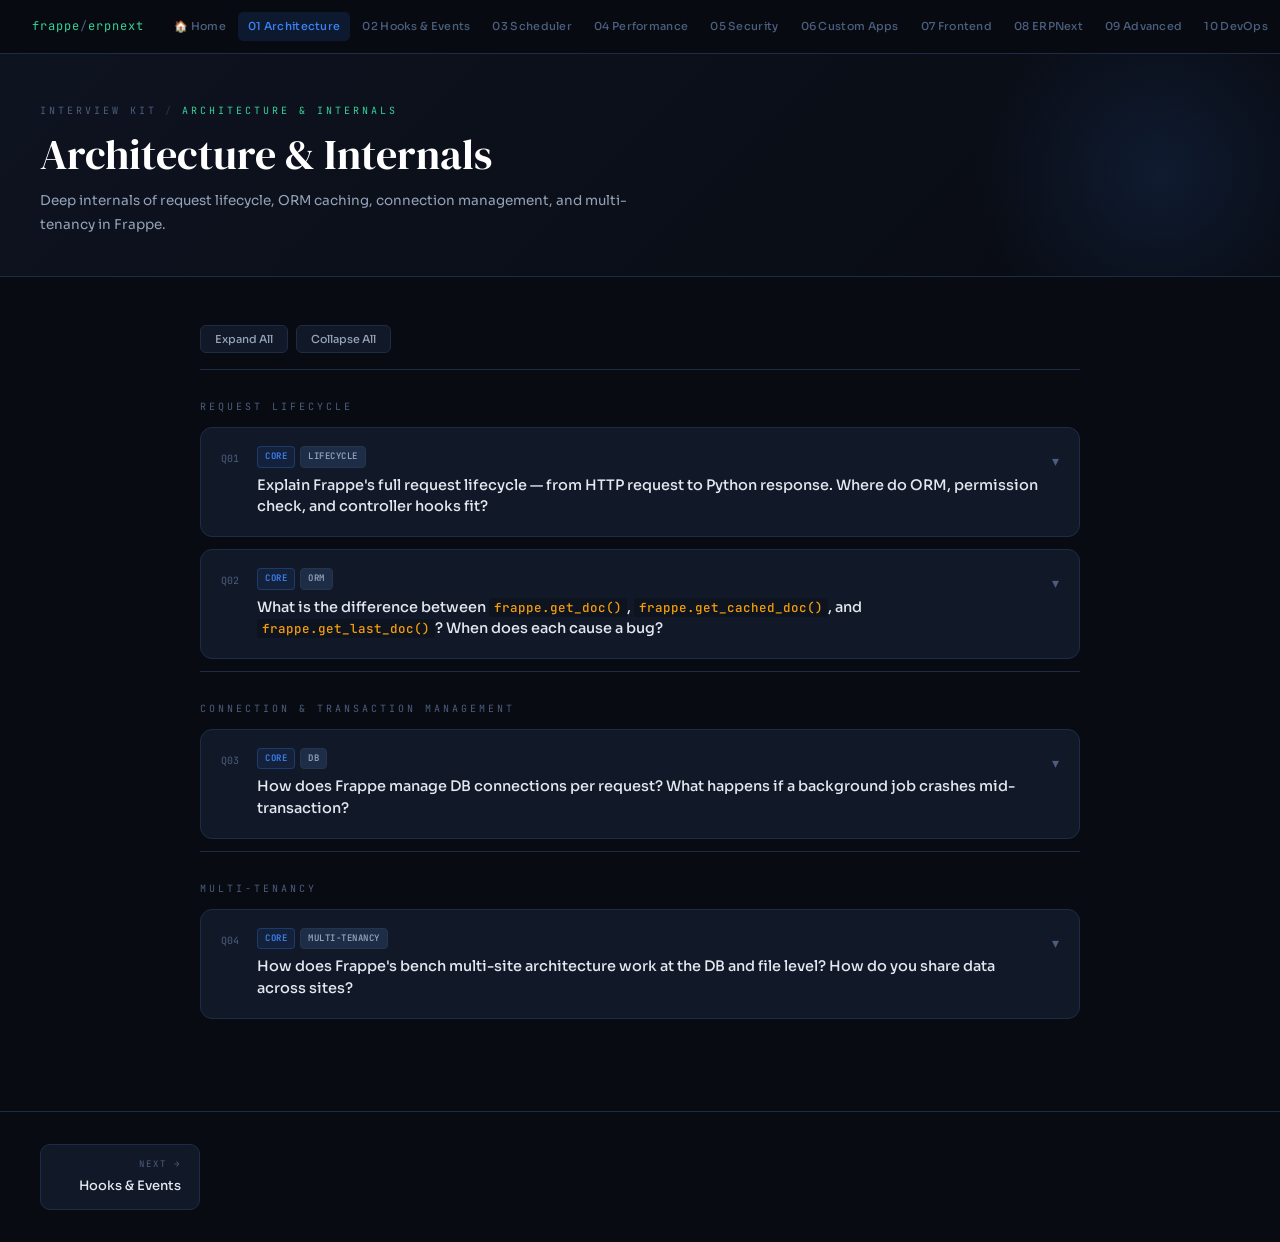
<file: 01-architecture.html>
<!DOCTYPE html>
<html lang="en">
<head>
<meta charset="UTF-8">
<meta name="viewport" content="width=device-width,initial-scale=1.0">
<title>Architecture & Internals — Frappe/ERPNext Interview Kit</title>
<style>/* SHARED STYLES — inlined into every page */
@import url('https://fonts.googleapis.com/css2?family=DM+Serif+Display:ital@0;1&family=JetBrains+Mono:wght@400;600&family=Sora:wght@300;400;500;600&display=swap');

:root {
  --bg: #080b12;
  --surface: #0e1320;
  --card: #111827;
  --card-hover: #141d30;
  --border: #1e2d47;
  --border2: #263548;
  --accent: #3b82f6;
  --accent-glow: #3b82f620;
  --green: #34d399;
  --green-glow: #34d39920;
  --orange: #f59e0b;
  --orange-glow: #f59e0b20;
  --red: #f87171;
  --text: #e2e8f0;
  --text2: #94a3b8;
  --muted: #4b5e7e;
  --mono: 'JetBrains Mono', monospace;
  --serif: 'DM Serif Display', serif;
  --sans: 'Sora', sans-serif;
}

*, *::before, *::after { box-sizing: border-box; margin: 0; padding: 0; }

html { scroll-behavior: smooth; }

body {
  background: var(--bg);
  color: var(--text);
  font-family: var(--sans);
  font-size: 14px;
  line-height: 1.7;
  min-height: 100vh;
}

/* TOPBAR NAV */
.topbar {
  position: sticky; top: 0; z-index: 200;
  background: rgba(8,11,18,0.92);
  backdrop-filter: blur(16px);
  border-bottom: 1px solid var(--border);
  padding: 0 32px;
  height: 54px;
  display: flex;
  align-items: center;
  gap: 0;
  justify-content: space-between;
}
.topbar-left { display: flex; align-items: center; gap: 20px; }
.topbar-logo {
  font-family: var(--mono);
  font-size: 12px;
  color: var(--green);
  text-decoration: none;
  letter-spacing: 1px;
  white-space: nowrap;
}
.topbar-logo span { color: var(--muted); }
.topbar-nav {
  display: flex;
  gap: 2px;
  overflow-x: auto;
  scrollbar-width: none;
}
.topbar-nav::-webkit-scrollbar { display: none; }
.nav-link {
  color: var(--muted);
  text-decoration: none;
  font-size: 11px;
  font-weight: 500;
  padding: 5px 10px;
  border-radius: 5px;
  white-space: nowrap;
  transition: all 0.15s;
  letter-spacing: 0.3px;
}
.nav-link:hover { color: var(--text); background: var(--surface); }
.nav-link.active { color: var(--accent); background: var(--accent-glow); }

/* PAGE HERO */
.page-hero {
  padding: 48px 40px 40px;
  border-bottom: 1px solid var(--border);
  background: linear-gradient(135deg, var(--surface) 0%, var(--bg) 100%);
  position: relative;
  overflow: hidden;
}
.page-hero::before {
  content: '';
  position: absolute;
  top: -80px; right: -80px;
  width: 400px; height: 400px;
  background: radial-gradient(circle, var(--accent-glow) 0%, transparent 65%);
  pointer-events: none;
}
.hero-eyebrow {
  font-family: var(--mono);
  font-size: 10px;
  letter-spacing: 3px;
  text-transform: uppercase;
  color: var(--green);
  margin-bottom: 12px;
}
.hero-eyebrow a {
  color: var(--muted);
  text-decoration: none;
  transition: color 0.15s;
}
.hero-eyebrow a:hover { color: var(--text); }
.hero-eyebrow .sep { margin: 0 8px; color: var(--border2); }
.page-title {
  font-family: var(--serif);
  font-size: clamp(26px, 4vw, 42px);
  color: #fff;
  line-height: 1.1;
  margin-bottom: 12px;
}
.page-title em { color: var(--accent); font-style: italic; }
.page-desc {
  color: var(--text2);
  max-width: 600px;
  font-size: 13.5px;
  line-height: 1.75;
}
.hero-stats {
  display: flex;
  gap: 20px;
  margin-top: 24px;
  flex-wrap: wrap;
}
.stat-pill {
  background: var(--card);
  border: 1px solid var(--border);
  border-radius: 8px;
  padding: 8px 14px;
  font-family: var(--mono);
  font-size: 11px;
  color: var(--text2);
}
.stat-pill b { color: var(--text); font-size: 16px; display: block; }

/* MAIN CONTENT AREA */
.content { max-width: 960px; margin: 0 auto; padding: 32px 40px 80px; }

/* SECTION HEADING */
.section-label {
  font-family: var(--mono);
  font-size: 10px;
  letter-spacing: 3px;
  text-transform: uppercase;
  color: var(--muted);
  padding: 28px 0 12px;
  border-top: 1px solid var(--border);
  margin-top: 12px;
}
.section-label:first-child { border-top: none; padding-top: 0; }

/* Q&A CARD */
.qa-card {
  background: var(--card);
  border: 1px solid var(--border);
  border-radius: 12px;
  margin-bottom: 12px;
  overflow: hidden;
  transition: border-color 0.2s;
}
.qa-card:hover { border-color: var(--border2); }

.qa-header {
  padding: 18px 20px;
  cursor: pointer;
  display: flex;
  align-items: flex-start;
  gap: 14px;
  user-select: none;
  -webkit-tap-highlight-color: transparent;
}
.qa-num {
  font-family: var(--mono);
  font-size: 10px;
  color: var(--muted);
  padding-top: 4px;
  min-width: 22px;
}
.qa-meta { flex: 1; }
.qa-tags {
  display: flex;
  gap: 5px;
  flex-wrap: wrap;
  margin-bottom: 7px;
}
.tag {
  font-family: var(--mono);
  font-size: 9px;
  letter-spacing: 0.5px;
  font-weight: 600;
  padding: 2px 7px;
  border-radius: 4px;
  text-transform: uppercase;
}
.tag-q { background: #3b82f618; border: 1px solid #3b82f640; color: var(--accent); }
.tag-scenario { background: #34d39918; border: 1px solid #34d39940; color: var(--green); }
.tag-perf { background: #f59e0b18; border: 1px solid #f59e0b40; color: var(--orange); }
.tag-warn { background: #f8717118; border: 1px solid #f8717140; color: var(--red); }
.tag-topic {
  background: #1e2d47;
  border: 1px solid var(--border2);
  color: var(--text2);
}

.qa-question {
  font-size: 14.5px;
  font-weight: 500;
  color: var(--text);
  line-height: 1.5;
}
.qa-question code {
  font-family: var(--mono);
  background: var(--surface);
  color: var(--orange);
  padding: 1px 5px;
  border-radius: 3px;
  font-size: 12.5px;
}
.qa-chevron {
  color: var(--muted);
  font-size: 14px;
  transition: transform 0.25s;
  padding-top: 4px;
  flex-shrink: 0;
}
.qa-card.open .qa-chevron { transform: rotate(180deg); }

.qa-body {
  display: none;
  padding: 0 20px 20px 56px;
  border-top: 1px solid var(--border);
}
.qa-card.open .qa-body { display: block; }

.ans-label {
  font-family: var(--mono);
  font-size: 9px;
  letter-spacing: 2.5px;
  text-transform: uppercase;
  color: var(--green);
  margin: 14px 0 10px;
}

.ans {
  color: #b0bcd4;
  font-size: 13.5px;
  line-height: 1.85;
}
.ans p { margin-bottom: 9px; }
.ans p:last-child { margin-bottom: 0; }
.ans strong { color: var(--text); font-weight: 600; }
.ans em { color: var(--orange); font-style: normal; }

.ans code {
  font-family: var(--mono);
  background: #0a0f1c;
  border: 1px solid var(--border);
  color: var(--orange);
  padding: 1px 5px;
  border-radius: 3px;
  font-size: 12px;
}

pre.codeblock {
  font-family: var(--mono);
  background: #060a12;
  border: 1px solid var(--border);
  border-left: 3px solid var(--accent);
  border-radius: 8px;
  padding: 14px 16px;
  font-size: 12px;
  line-height: 1.75;
  color: #8fa8cc;
  overflow-x: auto;
  margin: 12px 0;
  white-space: pre;
}
pre.codeblock .kw { color: #60a5fa; }
pre.codeblock .fn { color: #a78bfa; }
pre.codeblock .str { color: #34d399; }
pre.codeblock .cm { color: #3d5273; font-style: italic; }
pre.codeblock .num { color: var(--orange); }

.tip {
  background: #34d39910;
  border: 1px solid #34d39928;
  border-radius: 8px;
  padding: 11px 14px;
  margin-top: 12px;
  font-size: 13px;
  color: #a7f3d0;
}
.tip::before { content: '💡 '; }

.warn {
  background: #f8717110;
  border: 1px solid #f8717130;
  border-radius: 8px;
  padding: 11px 14px;
  margin-top: 12px;
  font-size: 13px;
  color: #fca5a5;
}
.warn::before { content: '⚠️ '; }

/* EXPAND ALL TOOLBAR */
.toolbar {
  display: flex;
  gap: 8px;
  padding: 16px 0 4px;
  flex-wrap: wrap;
}
.tb-btn {
  background: var(--card);
  border: 1px solid var(--border);
  color: var(--text2);
  padding: 6px 14px;
  border-radius: 6px;
  font-size: 11px;
  font-family: var(--sans);
  cursor: pointer;
  transition: all 0.15s;
  font-weight: 500;
}
.tb-btn:hover { border-color: var(--accent); color: var(--accent); }

/* FOOTER NAV */
.page-footer {
  border-top: 1px solid var(--border);
  padding: 32px 40px;
  display: flex;
  justify-content: space-between;
  gap: 16px;
  flex-wrap: wrap;
}
.footer-nav-btn {
  display: flex;
  flex-direction: column;
  gap: 3px;
  text-decoration: none;
  padding: 12px 18px;
  border: 1px solid var(--border);
  border-radius: 10px;
  background: var(--card);
  transition: all 0.15s;
  min-width: 160px;
}
.footer-nav-btn:hover { border-color: var(--accent); background: var(--card-hover); }
.footer-nav-btn .fnb-dir {
  font-family: var(--mono);
  font-size: 9px;
  letter-spacing: 2px;
  text-transform: uppercase;
  color: var(--muted);
}
.footer-nav-btn .fnb-title {
  font-size: 13px;
  font-weight: 500;
  color: var(--text);
}
.footer-nav-btn.next { text-align: right; }

@media (max-width: 640px) {
  .topbar { padding: 0 16px; }
  .page-hero, .content, .page-footer { padding-left: 18px; padding-right: 18px; }
  .qa-body { padding-left: 18px; }
  .topbar-nav { display: none; }
}
</style>
</head>
<body>
<nav class="topbar">
  <div class="topbar-left">
    <a class="topbar-logo" href="index.html">frappe<span>/</span>erpnext</a>
    <div class="topbar-nav"><a href="index.html" class="nav-link">🏠 Home</a>
<a href="01-architecture.html" class="nav-link active">01 Architecture</a>
<a href="02-hooks-events.html" class="nav-link">02 Hooks & Events</a>
<a href="03-scheduler-workers.html" class="nav-link">03 Scheduler</a>
<a href="04-performance-db.html" class="nav-link">04 Performance</a>
<a href="05-security-permissions.html" class="nav-link">05 Security</a>
<a href="06-custom-apps-design.html" class="nav-link">06 Custom Apps</a>
<a href="07-frontend-client-scripts.html" class="nav-link">07 Frontend</a>
<a href="08-erpnext-domain.html" class="nav-link">08 ERPNext</a>
<a href="09-advanced.html" class="nav-link">09 Advanced</a>
<a href="10-deployment-devops.html" class="nav-link">10 DevOps</a>
<a href="11-testing-debugging.html" class="nav-link">11 Testing</a>
<a href="12-integrations-api.html" class="nav-link">12 Integrations</a>
</div>
  </div>
</nav>
<div class="page-hero">
  <div class="hero-eyebrow"><a href="index.html">Interview Kit</a><span class="sep">/</span>Architecture & Internals</div>
  <div class="page-title">Architecture & Internals</div>
  <p class="page-desc">Deep internals of request lifecycle, ORM caching, connection management, and multi-tenancy in Frappe.</p>
</div>
<div class="content">
<div class="toolbar">
  <button class="tb-btn" onclick="document.querySelectorAll('.qa-card').forEach(c=>c.classList.add('open'))">Expand All</button>
  <button class="tb-btn" onclick="document.querySelectorAll('.qa-card').forEach(c=>c.classList.remove('open'))">Collapse All</button>
</div>
<div class="section-label">Request Lifecycle</div><div class="qa-card">
  <div class="qa-header" onclick="t(this)">
    <div class="qa-num">Q01</div>
    <div class="qa-meta">
      <div class="qa-tags"><span class="tag tag-q">CORE</span><span class="tag tag-topic">LIFECYCLE</span></div>
      <div class="qa-question">Explain Frappe's full request lifecycle — from HTTP request to Python response. Where do ORM, permission check, and controller hooks fit?</div>
    </div>
    <div class="qa-chevron">▾</div>
  </div>
  <div class="qa-body">
    <div class="ans-label">Answer</div>
    <div class="ans"><p><strong>Full path:</strong> Nginx → Gunicorn (WSGI) → <code>frappe.app</code> → <code>frappe.handler.handle()</code> → method routing → ORM → MariaDB → response.</p><p><strong>Permission check</strong> fires inside <code>frappe.get_doc()</code> before data is returned, via <code>has_permission()</code> which reads DocPerm + User Permission records from the DB.</p><p><strong>Controller hooks</strong> (validate, before_save, on_submit) fire within the same DB transaction. Raising an exception triggers a full rollback.</p><p><strong>Key insight:</strong> Frappe holds a single MariaDB connection per request (stored in <code>frappe.db</code>). Long-running hooks hold locks — a common production bottleneck.</p><div class="tip">Mention RQ workers for async jobs — background tasks bypass this lifecycle entirely via Redis queues and Gunicorn never touches them.</div></div>
  </div>
</div><div class="qa-card">
  <div class="qa-header" onclick="t(this)">
    <div class="qa-num">Q02</div>
    <div class="qa-meta">
      <div class="qa-tags"><span class="tag tag-q">CORE</span><span class="tag tag-topic">ORM</span></div>
      <div class="qa-question">What is the difference between <code>frappe.get_doc()</code>, <code>frappe.get_cached_doc()</code>, and <code>frappe.get_last_doc()</code>? When does each cause a bug?</div>
    </div>
    <div class="qa-chevron">▾</div>
  </div>
  <div class="qa-body">
    <div class="ans-label">Answer</div>
    <div class="ans"><p><strong>get_doc()</strong> — always queries the DB. Fresh data. Slightly slower but safe.</p><p><strong>get_cached_doc()</strong> — reads from Redis cache first. Dangerous if a background job mutates a setting and then calls this — it gets stale config for up to cache TTL (default ~10 min).</p><p><strong>get_last_doc()</strong> — fetches newest record by <code>creation DESC</code>. In high-concurrency scenarios (bulk onboarding), you may read another user's just-created record.</p><p><strong>Production bug scenario:</strong> A scheduler job uses <code>get_cached_doc</code> on a System Settings DocType. Admin changes the email config. Job sends 10,000 emails to the old address for 10 minutes.</p><div class="tip">Always call frappe.clear_cache(doctype, name) after programmatic updates to single-record settings DocTypes.</div></div>
  </div>
</div><div class="section-label">Connection & Transaction Management</div><div class="qa-card">
  <div class="qa-header" onclick="t(this)">
    <div class="qa-num">Q03</div>
    <div class="qa-meta">
      <div class="qa-tags"><span class="tag tag-q">CORE</span><span class="tag tag-topic">DB</span></div>
      <div class="qa-question">How does Frappe manage DB connections per request? What happens if a background job crashes mid-transaction?</div>
    </div>
    <div class="qa-chevron">▾</div>
  </div>
  <div class="qa-body">
    <div class="ans-label">Answer</div>
    <div class="ans"><p><strong>Per-request connection:</strong> Frappe opens one MariaDB connection at request start (<code>frappe.connect()</code>), stores it as <code>frappe.db</code>. All ORM calls within that request use this single connection.</p><p><strong>Auto-commit:</strong> Web requests auto-commit at the end via <code>frappe.db.commit()</code> in the WSGI teardown, unless an exception occurred — in which case it auto-rollbacks.</p><p><strong>Background job crash:</strong> RQ workers catch exceptions and mark the job as Failed in Redis. The MariaDB connection is closed, triggering an implicit rollback of any uncommitted writes. No partial data survives.</p><p><strong>Critical gotcha:</strong> If you call <code>frappe.db.commit()</code> inside a loop within a job, and the job crashes after iteration 500 of 1000 — iterations 1-500 are permanently committed, 501-1000 are lost. Your data is now inconsistent.</p><div class="warn">Never commit() inside a loop unless you explicitly want partial commit semantics and have idempotency guarantees.</div></div>
  </div>
</div><div class="section-label">Multi-tenancy</div><div class="qa-card">
  <div class="qa-header" onclick="t(this)">
    <div class="qa-num">Q04</div>
    <div class="qa-meta">
      <div class="qa-tags"><span class="tag tag-q">CORE</span><span class="tag tag-topic">MULTI-TENANCY</span></div>
      <div class="qa-question">How does Frappe's bench multi-site architecture work at the DB and file level? How do you share data across sites?</div>
    </div>
    <div class="qa-chevron">▾</div>
  </div>
  <div class="qa-body">
    <div class="ans-label">Answer</div>
    <div class="ans"><p><strong>Site isolation:</strong> Each site has its own MariaDB database, own <code>site_config.json</code>, and own <code>private/</code>/<code>public/</code> file directories under <code>sites/sitename/</code>.</p><p><strong>Redis sharing:</strong> Redis is shared across sites but all cache keys are namespaced with the site name — so cache isolation is logical, not physical.</p><p><strong>Cross-site data options:</strong></p><p>1. Frappe REST API — sites call each other via HTTP + API token. Simple but adds network latency.</p><p>2. Shared MariaDB views — read-only DB user with SELECT on another site's DB. Fast but bypasses all Frappe ORM, permissions, and validation.</p><p>3. Redis pub/sub — site A publishes events, site B's worker subscribes. Best for async sync. Decoupled and scalable.</p><div class="tip">For production cross-site sync, use the Frappe REST API with retry logic. Direct DB cross-reads should be last resort — they break upgrade safety.</div></div>
  </div>
</div>
</div>
<div class="page-footer"><a href="02-hooks-events.html" class="footer-nav-btn next"><span class="fnb-dir">Next →</span><span class="fnb-title">Hooks & Events</span></a></div>
<script>
function t(h){h.closest('.qa-card').classList.toggle('open');}
</script>
</body>
</html>
</file>
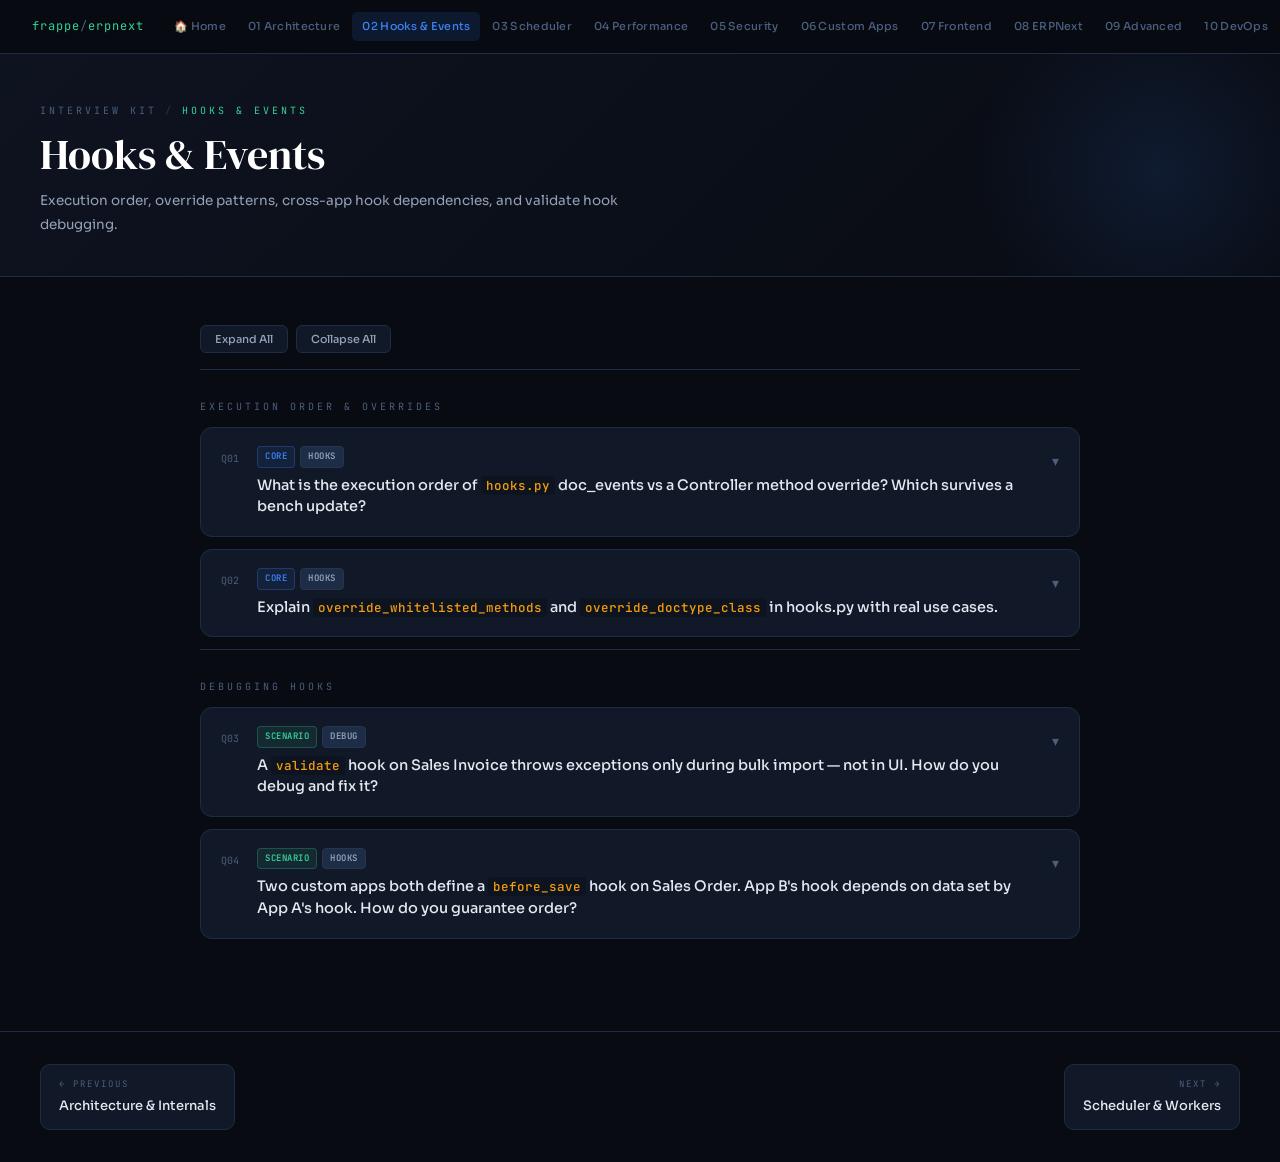
<file: 02-hooks-events.html>
<!DOCTYPE html>
<html lang="en">
<head>
<meta charset="UTF-8">
<meta name="viewport" content="width=device-width,initial-scale=1.0">
<title>Hooks & Events — Frappe/ERPNext Interview Kit</title>
<style>/* SHARED STYLES — inlined into every page */
@import url('https://fonts.googleapis.com/css2?family=DM+Serif+Display:ital@0;1&family=JetBrains+Mono:wght@400;600&family=Sora:wght@300;400;500;600&display=swap');

:root {
  --bg: #080b12;
  --surface: #0e1320;
  --card: #111827;
  --card-hover: #141d30;
  --border: #1e2d47;
  --border2: #263548;
  --accent: #3b82f6;
  --accent-glow: #3b82f620;
  --green: #34d399;
  --green-glow: #34d39920;
  --orange: #f59e0b;
  --orange-glow: #f59e0b20;
  --red: #f87171;
  --text: #e2e8f0;
  --text2: #94a3b8;
  --muted: #4b5e7e;
  --mono: 'JetBrains Mono', monospace;
  --serif: 'DM Serif Display', serif;
  --sans: 'Sora', sans-serif;
}

*, *::before, *::after { box-sizing: border-box; margin: 0; padding: 0; }

html { scroll-behavior: smooth; }

body {
  background: var(--bg);
  color: var(--text);
  font-family: var(--sans);
  font-size: 14px;
  line-height: 1.7;
  min-height: 100vh;
}

/* TOPBAR NAV */
.topbar {
  position: sticky; top: 0; z-index: 200;
  background: rgba(8,11,18,0.92);
  backdrop-filter: blur(16px);
  border-bottom: 1px solid var(--border);
  padding: 0 32px;
  height: 54px;
  display: flex;
  align-items: center;
  gap: 0;
  justify-content: space-between;
}
.topbar-left { display: flex; align-items: center; gap: 20px; }
.topbar-logo {
  font-family: var(--mono);
  font-size: 12px;
  color: var(--green);
  text-decoration: none;
  letter-spacing: 1px;
  white-space: nowrap;
}
.topbar-logo span { color: var(--muted); }
.topbar-nav {
  display: flex;
  gap: 2px;
  overflow-x: auto;
  scrollbar-width: none;
}
.topbar-nav::-webkit-scrollbar { display: none; }
.nav-link {
  color: var(--muted);
  text-decoration: none;
  font-size: 11px;
  font-weight: 500;
  padding: 5px 10px;
  border-radius: 5px;
  white-space: nowrap;
  transition: all 0.15s;
  letter-spacing: 0.3px;
}
.nav-link:hover { color: var(--text); background: var(--surface); }
.nav-link.active { color: var(--accent); background: var(--accent-glow); }

/* PAGE HERO */
.page-hero {
  padding: 48px 40px 40px;
  border-bottom: 1px solid var(--border);
  background: linear-gradient(135deg, var(--surface) 0%, var(--bg) 100%);
  position: relative;
  overflow: hidden;
}
.page-hero::before {
  content: '';
  position: absolute;
  top: -80px; right: -80px;
  width: 400px; height: 400px;
  background: radial-gradient(circle, var(--accent-glow) 0%, transparent 65%);
  pointer-events: none;
}
.hero-eyebrow {
  font-family: var(--mono);
  font-size: 10px;
  letter-spacing: 3px;
  text-transform: uppercase;
  color: var(--green);
  margin-bottom: 12px;
}
.hero-eyebrow a {
  color: var(--muted);
  text-decoration: none;
  transition: color 0.15s;
}
.hero-eyebrow a:hover { color: var(--text); }
.hero-eyebrow .sep { margin: 0 8px; color: var(--border2); }
.page-title {
  font-family: var(--serif);
  font-size: clamp(26px, 4vw, 42px);
  color: #fff;
  line-height: 1.1;
  margin-bottom: 12px;
}
.page-title em { color: var(--accent); font-style: italic; }
.page-desc {
  color: var(--text2);
  max-width: 600px;
  font-size: 13.5px;
  line-height: 1.75;
}
.hero-stats {
  display: flex;
  gap: 20px;
  margin-top: 24px;
  flex-wrap: wrap;
}
.stat-pill {
  background: var(--card);
  border: 1px solid var(--border);
  border-radius: 8px;
  padding: 8px 14px;
  font-family: var(--mono);
  font-size: 11px;
  color: var(--text2);
}
.stat-pill b { color: var(--text); font-size: 16px; display: block; }

/* MAIN CONTENT AREA */
.content { max-width: 960px; margin: 0 auto; padding: 32px 40px 80px; }

/* SECTION HEADING */
.section-label {
  font-family: var(--mono);
  font-size: 10px;
  letter-spacing: 3px;
  text-transform: uppercase;
  color: var(--muted);
  padding: 28px 0 12px;
  border-top: 1px solid var(--border);
  margin-top: 12px;
}
.section-label:first-child { border-top: none; padding-top: 0; }

/* Q&A CARD */
.qa-card {
  background: var(--card);
  border: 1px solid var(--border);
  border-radius: 12px;
  margin-bottom: 12px;
  overflow: hidden;
  transition: border-color 0.2s;
}
.qa-card:hover { border-color: var(--border2); }

.qa-header {
  padding: 18px 20px;
  cursor: pointer;
  display: flex;
  align-items: flex-start;
  gap: 14px;
  user-select: none;
  -webkit-tap-highlight-color: transparent;
}
.qa-num {
  font-family: var(--mono);
  font-size: 10px;
  color: var(--muted);
  padding-top: 4px;
  min-width: 22px;
}
.qa-meta { flex: 1; }
.qa-tags {
  display: flex;
  gap: 5px;
  flex-wrap: wrap;
  margin-bottom: 7px;
}
.tag {
  font-family: var(--mono);
  font-size: 9px;
  letter-spacing: 0.5px;
  font-weight: 600;
  padding: 2px 7px;
  border-radius: 4px;
  text-transform: uppercase;
}
.tag-q { background: #3b82f618; border: 1px solid #3b82f640; color: var(--accent); }
.tag-scenario { background: #34d39918; border: 1px solid #34d39940; color: var(--green); }
.tag-perf { background: #f59e0b18; border: 1px solid #f59e0b40; color: var(--orange); }
.tag-warn { background: #f8717118; border: 1px solid #f8717140; color: var(--red); }
.tag-topic {
  background: #1e2d47;
  border: 1px solid var(--border2);
  color: var(--text2);
}

.qa-question {
  font-size: 14.5px;
  font-weight: 500;
  color: var(--text);
  line-height: 1.5;
}
.qa-question code {
  font-family: var(--mono);
  background: var(--surface);
  color: var(--orange);
  padding: 1px 5px;
  border-radius: 3px;
  font-size: 12.5px;
}
.qa-chevron {
  color: var(--muted);
  font-size: 14px;
  transition: transform 0.25s;
  padding-top: 4px;
  flex-shrink: 0;
}
.qa-card.open .qa-chevron { transform: rotate(180deg); }

.qa-body {
  display: none;
  padding: 0 20px 20px 56px;
  border-top: 1px solid var(--border);
}
.qa-card.open .qa-body { display: block; }

.ans-label {
  font-family: var(--mono);
  font-size: 9px;
  letter-spacing: 2.5px;
  text-transform: uppercase;
  color: var(--green);
  margin: 14px 0 10px;
}

.ans {
  color: #b0bcd4;
  font-size: 13.5px;
  line-height: 1.85;
}
.ans p { margin-bottom: 9px; }
.ans p:last-child { margin-bottom: 0; }
.ans strong { color: var(--text); font-weight: 600; }
.ans em { color: var(--orange); font-style: normal; }

.ans code {
  font-family: var(--mono);
  background: #0a0f1c;
  border: 1px solid var(--border);
  color: var(--orange);
  padding: 1px 5px;
  border-radius: 3px;
  font-size: 12px;
}

pre.codeblock {
  font-family: var(--mono);
  background: #060a12;
  border: 1px solid var(--border);
  border-left: 3px solid var(--accent);
  border-radius: 8px;
  padding: 14px 16px;
  font-size: 12px;
  line-height: 1.75;
  color: #8fa8cc;
  overflow-x: auto;
  margin: 12px 0;
  white-space: pre;
}
pre.codeblock .kw { color: #60a5fa; }
pre.codeblock .fn { color: #a78bfa; }
pre.codeblock .str { color: #34d399; }
pre.codeblock .cm { color: #3d5273; font-style: italic; }
pre.codeblock .num { color: var(--orange); }

.tip {
  background: #34d39910;
  border: 1px solid #34d39928;
  border-radius: 8px;
  padding: 11px 14px;
  margin-top: 12px;
  font-size: 13px;
  color: #a7f3d0;
}
.tip::before { content: '💡 '; }

.warn {
  background: #f8717110;
  border: 1px solid #f8717130;
  border-radius: 8px;
  padding: 11px 14px;
  margin-top: 12px;
  font-size: 13px;
  color: #fca5a5;
}
.warn::before { content: '⚠️ '; }

/* EXPAND ALL TOOLBAR */
.toolbar {
  display: flex;
  gap: 8px;
  padding: 16px 0 4px;
  flex-wrap: wrap;
}
.tb-btn {
  background: var(--card);
  border: 1px solid var(--border);
  color: var(--text2);
  padding: 6px 14px;
  border-radius: 6px;
  font-size: 11px;
  font-family: var(--sans);
  cursor: pointer;
  transition: all 0.15s;
  font-weight: 500;
}
.tb-btn:hover { border-color: var(--accent); color: var(--accent); }

/* FOOTER NAV */
.page-footer {
  border-top: 1px solid var(--border);
  padding: 32px 40px;
  display: flex;
  justify-content: space-between;
  gap: 16px;
  flex-wrap: wrap;
}
.footer-nav-btn {
  display: flex;
  flex-direction: column;
  gap: 3px;
  text-decoration: none;
  padding: 12px 18px;
  border: 1px solid var(--border);
  border-radius: 10px;
  background: var(--card);
  transition: all 0.15s;
  min-width: 160px;
}
.footer-nav-btn:hover { border-color: var(--accent); background: var(--card-hover); }
.footer-nav-btn .fnb-dir {
  font-family: var(--mono);
  font-size: 9px;
  letter-spacing: 2px;
  text-transform: uppercase;
  color: var(--muted);
}
.footer-nav-btn .fnb-title {
  font-size: 13px;
  font-weight: 500;
  color: var(--text);
}
.footer-nav-btn.next { text-align: right; }

@media (max-width: 640px) {
  .topbar { padding: 0 16px; }
  .page-hero, .content, .page-footer { padding-left: 18px; padding-right: 18px; }
  .qa-body { padding-left: 18px; }
  .topbar-nav { display: none; }
}
</style>
</head>
<body>
<nav class="topbar">
  <div class="topbar-left">
    <a class="topbar-logo" href="index.html">frappe<span>/</span>erpnext</a>
    <div class="topbar-nav"><a href="index.html" class="nav-link">🏠 Home</a>
<a href="01-architecture.html" class="nav-link">01 Architecture</a>
<a href="02-hooks-events.html" class="nav-link active">02 Hooks & Events</a>
<a href="03-scheduler-workers.html" class="nav-link">03 Scheduler</a>
<a href="04-performance-db.html" class="nav-link">04 Performance</a>
<a href="05-security-permissions.html" class="nav-link">05 Security</a>
<a href="06-custom-apps-design.html" class="nav-link">06 Custom Apps</a>
<a href="07-frontend-client-scripts.html" class="nav-link">07 Frontend</a>
<a href="08-erpnext-domain.html" class="nav-link">08 ERPNext</a>
<a href="09-advanced.html" class="nav-link">09 Advanced</a>
<a href="10-deployment-devops.html" class="nav-link">10 DevOps</a>
<a href="11-testing-debugging.html" class="nav-link">11 Testing</a>
<a href="12-integrations-api.html" class="nav-link">12 Integrations</a>
</div>
  </div>
</nav>
<div class="page-hero">
  <div class="hero-eyebrow"><a href="index.html">Interview Kit</a><span class="sep">/</span>Hooks & Events</div>
  <div class="page-title">Hooks & Events</div>
  <p class="page-desc">Execution order, override patterns, cross-app hook dependencies, and validate hook debugging.</p>
</div>
<div class="content">
<div class="toolbar">
  <button class="tb-btn" onclick="document.querySelectorAll('.qa-card').forEach(c=>c.classList.add('open'))">Expand All</button>
  <button class="tb-btn" onclick="document.querySelectorAll('.qa-card').forEach(c=>c.classList.remove('open'))">Collapse All</button>
</div>
<div class="section-label">Execution Order & Overrides</div><div class="qa-card">
  <div class="qa-header" onclick="t(this)">
    <div class="qa-num">Q01</div>
    <div class="qa-meta">
      <div class="qa-tags"><span class="tag tag-q">CORE</span><span class="tag tag-topic">HOOKS</span></div>
      <div class="qa-question">What is the execution order of <code>hooks.py</code> doc_events vs a Controller method override? Which survives a bench update?</div>
    </div>
    <div class="qa-chevron">▾</div>
  </div>
  <div class="qa-body">
    <div class="ans-label">Answer</div>
    <div class="ans"><p><strong>Execution order for before_save:</strong></p><p>1. ERPNext Controller class method (e.g., <code>SalesOrder.before_save()</code> in ERPNext source)</p><p>2. <code>doc_events</code> hooks from custom apps, in app order from <code>apps.txt</code></p><p>3. Server Script (if any defined in the DB)</p><p><strong>Survival after bench update:</strong> Controller overrides in your custom app's <code>hooks.py</code> doc_events survive ERPNext updates. Directly patching ERPNext controller files is overwritten on <code>bench update</code>.</p><p><strong>Multi-app conflict:</strong> Two custom apps hooking the same event — order is determined by <code>apps.txt</code> line order. The last app's hook runs last and can overwrite side effects of the first.</p><div class="warn">Never edit ERPNext source directly. Always use doc_events in your custom app — it's the only upgrade-safe pattern.</div></div>
  </div>
</div><div class="qa-card">
  <div class="qa-header" onclick="t(this)">
    <div class="qa-num">Q02</div>
    <div class="qa-meta">
      <div class="qa-tags"><span class="tag tag-q">CORE</span><span class="tag tag-topic">HOOKS</span></div>
      <div class="qa-question">Explain <code>override_whitelisted_methods</code> and <code>override_doctype_class</code> in hooks.py with real use cases.</div>
    </div>
    <div class="qa-chevron">▾</div>
  </div>
  <div class="qa-body">
    <div class="ans-label">Answer</div>
    <div class="ans"><p><strong>override_whitelisted_methods:</strong> Replaces a specific @frappe.whitelist() function with your own implementation.</p><pre class="codeblock"># hooks.py
override_whitelisted_methods = {
    "erpnext.accounts.doctype.payment_entry.payment_entry.get_outstanding_invoices":
        "myapp.overrides.payment.get_outstanding_invoices"
}</pre><p><strong>Use case:</strong> Filter outstanding invoices by branch — the standard method doesn't support custom field filters.</p><p><strong>override_doctype_class:</strong> Replaces the entire Python controller class for a DocType.</p><pre class="codeblock"># hooks.py
override_doctype_class = {
    "Sales Invoice": "myapp.overrides.sales_invoice.CustomSalesInvoice"
}
# myapp/overrides/sales_invoice.py
from erpnext.accounts.doctype.sales_invoice.sales_invoice import SalesInvoice

class CustomSalesInvoice(SalesInvoice):
    def on_submit(self):
        super().on_submit()  # run original
        self.send_whatsapp_notification()</pre><p><strong>Use case:</strong> You need to override <code>on_submit</code> to fire a WhatsApp notification immediately as part of the same transaction — doc_events fires too late for your requirement.</p></div>
  </div>
</div><div class="section-label">Debugging Hooks</div><div class="qa-card">
  <div class="qa-header" onclick="t(this)">
    <div class="qa-num">Q03</div>
    <div class="qa-meta">
      <div class="qa-tags"><span class="tag tag-scenario">SCENARIO</span><span class="tag tag-topic">DEBUG</span></div>
      <div class="qa-question">A <code>validate</code> hook on Sales Invoice throws exceptions only during bulk import — not in UI. How do you debug and fix it?</div>
    </div>
    <div class="qa-chevron">▾</div>
  </div>
  <div class="qa-body">
    <div class="ans-label">Answer</div>
    <div class="ans"><p><strong>Root cause possibilities:</strong></p><p>1. Bulk import via Data Import uses <code>frappe.get_doc().insert()</code> programmatically — <code>frappe.flags</code> may differ. Check if hook reads <code>self.flags.ignore_validate</code> inconsistently.</p><p>2. <code>frappe.session.user</code> is often <code>Administrator</code> in bulk import — if hook does user-specific logic, it may fail.</p><p>3. Fields not in CSV (e.g., <code>amended_from</code>, child table rows) are None during import. Missing null guards cause AttributeError.</p><p><strong>Debug steps:</strong></p><pre class="codeblock"># In your validate hook, log the traceback:
def validate(self):
    try:
        your_custom_logic(self)
    except Exception:
        frappe.log_error(frappe.get_traceback(),
                         "SI Validate Debug")
        raise  # re-raise so import marks row as failed</pre><p>Then trigger via bulk import → check <strong>Error Log</strong> DocType in UI.</p><p><strong>Fix pattern:</strong> Guard all field reads against None:</p><pre class="codeblock"># WRONG
if self.custom_field.startswith("X"):  # AttributeError if None

# CORRECT
if getattr(self, 'custom_field', None) and \
   self.custom_field.startswith("X"):</pre><div class="tip">Use frappe.get_doc().insert(ignore_mandatory=True) in test scripts to replicate import behavior exactly.</div></div>
  </div>
</div><div class="qa-card">
  <div class="qa-header" onclick="t(this)">
    <div class="qa-num">Q04</div>
    <div class="qa-meta">
      <div class="qa-tags"><span class="tag tag-scenario">SCENARIO</span><span class="tag tag-topic">HOOKS</span></div>
      <div class="qa-question">Two custom apps both define a <code>before_save</code> hook on Sales Order. App B's hook depends on data set by App A's hook. How do you guarantee order?</div>
    </div>
    <div class="qa-chevron">▾</div>
  </div>
  <div class="qa-body">
    <div class="ans-label">Answer</div>
    <div class="ans"><p><strong>Order is controlled by</strong> <code>apps.txt</code> — apps listed later run their hooks later. So if App A is listed before App B in apps.txt, App A's hook always runs first.</p><p><strong>Verification:</strong> Check <code>bench/sites/apps.txt</code> — it lists installed apps in order. Rearrange by reinstalling with correct order or editing directly.</p><p><strong>Fragile pattern — avoid:</strong> Never have cross-app hook dependencies if possible. The order is not explicitly declared in code — it's an operational fact of the bench installation.</p><p><strong>Robust alternative:</strong> Make App B's hook self-contained. If it depends on App A having set a field, read the field defensively and compute it inline if absent:</p><pre class="codeblock">def my_app_b_hook(doc, method):
    # Don't assume App A ran first
    territory = doc.get("custom_territory") or \
                derive_territory_from_address(doc)
    doc.custom_zone = map_territory_to_zone(territory)</pre></div>
  </div>
</div>
</div>
<div class="page-footer"><a href="01-architecture.html" class="footer-nav-btn"><span class="fnb-dir">← Previous</span><span class="fnb-title">Architecture & Internals</span></a><a href="03-scheduler-workers.html" class="footer-nav-btn next"><span class="fnb-dir">Next →</span><span class="fnb-title">Scheduler & Workers</span></a></div>
<script>
function t(h){h.closest('.qa-card').classList.toggle('open');}
</script>
</body>
</html>
</file>
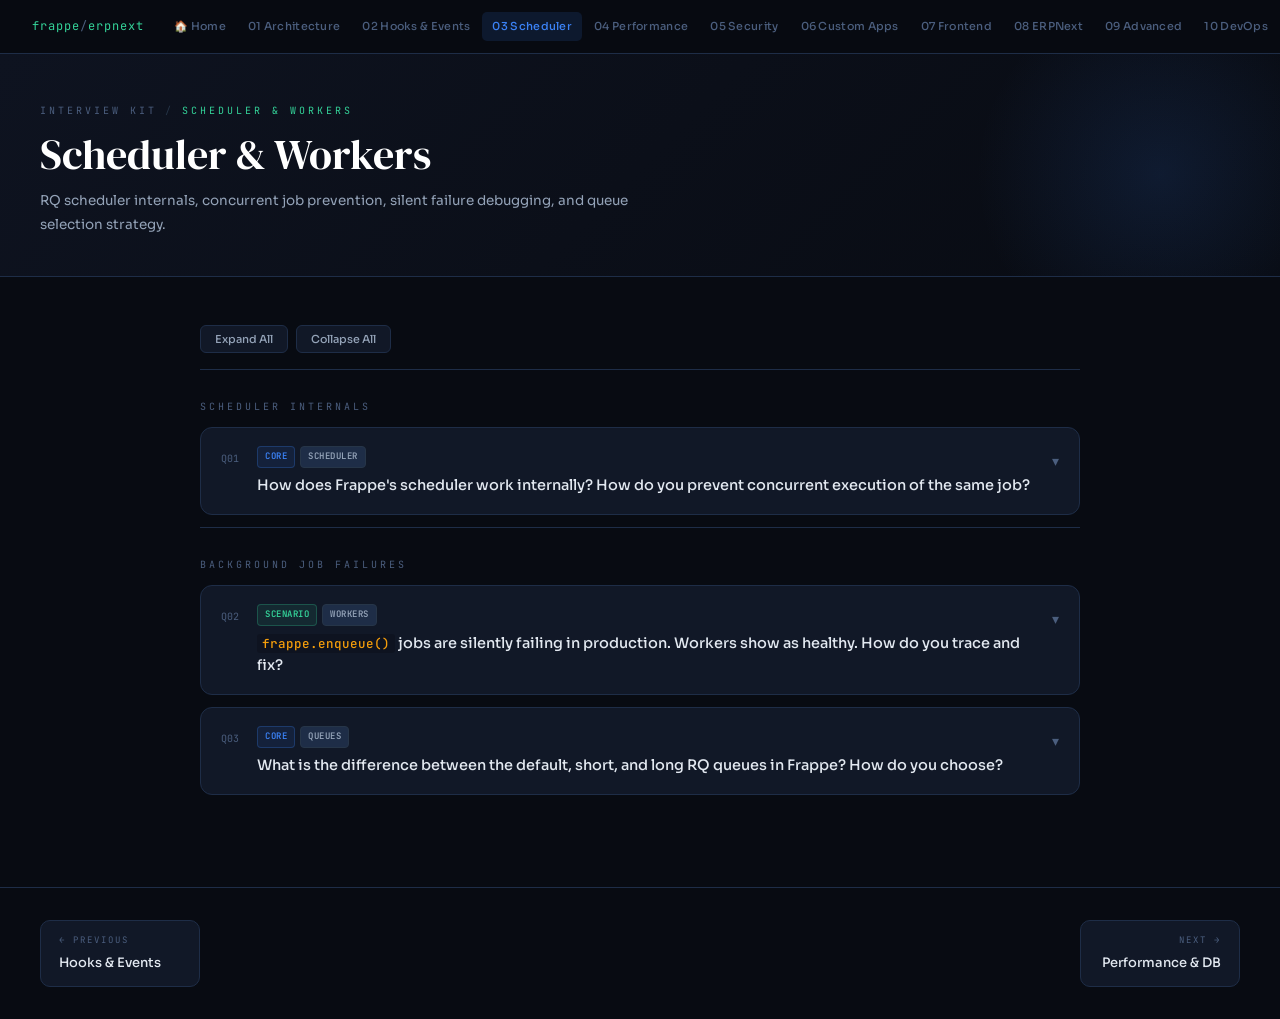
<file: 03-scheduler-workers.html>
<!DOCTYPE html>
<html lang="en">
<head>
<meta charset="UTF-8">
<meta name="viewport" content="width=device-width,initial-scale=1.0">
<title>Scheduler & Workers — Frappe/ERPNext Interview Kit</title>
<style>/* SHARED STYLES — inlined into every page */
@import url('https://fonts.googleapis.com/css2?family=DM+Serif+Display:ital@0;1&family=JetBrains+Mono:wght@400;600&family=Sora:wght@300;400;500;600&display=swap');

:root {
  --bg: #080b12;
  --surface: #0e1320;
  --card: #111827;
  --card-hover: #141d30;
  --border: #1e2d47;
  --border2: #263548;
  --accent: #3b82f6;
  --accent-glow: #3b82f620;
  --green: #34d399;
  --green-glow: #34d39920;
  --orange: #f59e0b;
  --orange-glow: #f59e0b20;
  --red: #f87171;
  --text: #e2e8f0;
  --text2: #94a3b8;
  --muted: #4b5e7e;
  --mono: 'JetBrains Mono', monospace;
  --serif: 'DM Serif Display', serif;
  --sans: 'Sora', sans-serif;
}

*, *::before, *::after { box-sizing: border-box; margin: 0; padding: 0; }

html { scroll-behavior: smooth; }

body {
  background: var(--bg);
  color: var(--text);
  font-family: var(--sans);
  font-size: 14px;
  line-height: 1.7;
  min-height: 100vh;
}

/* TOPBAR NAV */
.topbar {
  position: sticky; top: 0; z-index: 200;
  background: rgba(8,11,18,0.92);
  backdrop-filter: blur(16px);
  border-bottom: 1px solid var(--border);
  padding: 0 32px;
  height: 54px;
  display: flex;
  align-items: center;
  gap: 0;
  justify-content: space-between;
}
.topbar-left { display: flex; align-items: center; gap: 20px; }
.topbar-logo {
  font-family: var(--mono);
  font-size: 12px;
  color: var(--green);
  text-decoration: none;
  letter-spacing: 1px;
  white-space: nowrap;
}
.topbar-logo span { color: var(--muted); }
.topbar-nav {
  display: flex;
  gap: 2px;
  overflow-x: auto;
  scrollbar-width: none;
}
.topbar-nav::-webkit-scrollbar { display: none; }
.nav-link {
  color: var(--muted);
  text-decoration: none;
  font-size: 11px;
  font-weight: 500;
  padding: 5px 10px;
  border-radius: 5px;
  white-space: nowrap;
  transition: all 0.15s;
  letter-spacing: 0.3px;
}
.nav-link:hover { color: var(--text); background: var(--surface); }
.nav-link.active { color: var(--accent); background: var(--accent-glow); }

/* PAGE HERO */
.page-hero {
  padding: 48px 40px 40px;
  border-bottom: 1px solid var(--border);
  background: linear-gradient(135deg, var(--surface) 0%, var(--bg) 100%);
  position: relative;
  overflow: hidden;
}
.page-hero::before {
  content: '';
  position: absolute;
  top: -80px; right: -80px;
  width: 400px; height: 400px;
  background: radial-gradient(circle, var(--accent-glow) 0%, transparent 65%);
  pointer-events: none;
}
.hero-eyebrow {
  font-family: var(--mono);
  font-size: 10px;
  letter-spacing: 3px;
  text-transform: uppercase;
  color: var(--green);
  margin-bottom: 12px;
}
.hero-eyebrow a {
  color: var(--muted);
  text-decoration: none;
  transition: color 0.15s;
}
.hero-eyebrow a:hover { color: var(--text); }
.hero-eyebrow .sep { margin: 0 8px; color: var(--border2); }
.page-title {
  font-family: var(--serif);
  font-size: clamp(26px, 4vw, 42px);
  color: #fff;
  line-height: 1.1;
  margin-bottom: 12px;
}
.page-title em { color: var(--accent); font-style: italic; }
.page-desc {
  color: var(--text2);
  max-width: 600px;
  font-size: 13.5px;
  line-height: 1.75;
}
.hero-stats {
  display: flex;
  gap: 20px;
  margin-top: 24px;
  flex-wrap: wrap;
}
.stat-pill {
  background: var(--card);
  border: 1px solid var(--border);
  border-radius: 8px;
  padding: 8px 14px;
  font-family: var(--mono);
  font-size: 11px;
  color: var(--text2);
}
.stat-pill b { color: var(--text); font-size: 16px; display: block; }

/* MAIN CONTENT AREA */
.content { max-width: 960px; margin: 0 auto; padding: 32px 40px 80px; }

/* SECTION HEADING */
.section-label {
  font-family: var(--mono);
  font-size: 10px;
  letter-spacing: 3px;
  text-transform: uppercase;
  color: var(--muted);
  padding: 28px 0 12px;
  border-top: 1px solid var(--border);
  margin-top: 12px;
}
.section-label:first-child { border-top: none; padding-top: 0; }

/* Q&A CARD */
.qa-card {
  background: var(--card);
  border: 1px solid var(--border);
  border-radius: 12px;
  margin-bottom: 12px;
  overflow: hidden;
  transition: border-color 0.2s;
}
.qa-card:hover { border-color: var(--border2); }

.qa-header {
  padding: 18px 20px;
  cursor: pointer;
  display: flex;
  align-items: flex-start;
  gap: 14px;
  user-select: none;
  -webkit-tap-highlight-color: transparent;
}
.qa-num {
  font-family: var(--mono);
  font-size: 10px;
  color: var(--muted);
  padding-top: 4px;
  min-width: 22px;
}
.qa-meta { flex: 1; }
.qa-tags {
  display: flex;
  gap: 5px;
  flex-wrap: wrap;
  margin-bottom: 7px;
}
.tag {
  font-family: var(--mono);
  font-size: 9px;
  letter-spacing: 0.5px;
  font-weight: 600;
  padding: 2px 7px;
  border-radius: 4px;
  text-transform: uppercase;
}
.tag-q { background: #3b82f618; border: 1px solid #3b82f640; color: var(--accent); }
.tag-scenario { background: #34d39918; border: 1px solid #34d39940; color: var(--green); }
.tag-perf { background: #f59e0b18; border: 1px solid #f59e0b40; color: var(--orange); }
.tag-warn { background: #f8717118; border: 1px solid #f8717140; color: var(--red); }
.tag-topic {
  background: #1e2d47;
  border: 1px solid var(--border2);
  color: var(--text2);
}

.qa-question {
  font-size: 14.5px;
  font-weight: 500;
  color: var(--text);
  line-height: 1.5;
}
.qa-question code {
  font-family: var(--mono);
  background: var(--surface);
  color: var(--orange);
  padding: 1px 5px;
  border-radius: 3px;
  font-size: 12.5px;
}
.qa-chevron {
  color: var(--muted);
  font-size: 14px;
  transition: transform 0.25s;
  padding-top: 4px;
  flex-shrink: 0;
}
.qa-card.open .qa-chevron { transform: rotate(180deg); }

.qa-body {
  display: none;
  padding: 0 20px 20px 56px;
  border-top: 1px solid var(--border);
}
.qa-card.open .qa-body { display: block; }

.ans-label {
  font-family: var(--mono);
  font-size: 9px;
  letter-spacing: 2.5px;
  text-transform: uppercase;
  color: var(--green);
  margin: 14px 0 10px;
}

.ans {
  color: #b0bcd4;
  font-size: 13.5px;
  line-height: 1.85;
}
.ans p { margin-bottom: 9px; }
.ans p:last-child { margin-bottom: 0; }
.ans strong { color: var(--text); font-weight: 600; }
.ans em { color: var(--orange); font-style: normal; }

.ans code {
  font-family: var(--mono);
  background: #0a0f1c;
  border: 1px solid var(--border);
  color: var(--orange);
  padding: 1px 5px;
  border-radius: 3px;
  font-size: 12px;
}

pre.codeblock {
  font-family: var(--mono);
  background: #060a12;
  border: 1px solid var(--border);
  border-left: 3px solid var(--accent);
  border-radius: 8px;
  padding: 14px 16px;
  font-size: 12px;
  line-height: 1.75;
  color: #8fa8cc;
  overflow-x: auto;
  margin: 12px 0;
  white-space: pre;
}
pre.codeblock .kw { color: #60a5fa; }
pre.codeblock .fn { color: #a78bfa; }
pre.codeblock .str { color: #34d399; }
pre.codeblock .cm { color: #3d5273; font-style: italic; }
pre.codeblock .num { color: var(--orange); }

.tip {
  background: #34d39910;
  border: 1px solid #34d39928;
  border-radius: 8px;
  padding: 11px 14px;
  margin-top: 12px;
  font-size: 13px;
  color: #a7f3d0;
}
.tip::before { content: '💡 '; }

.warn {
  background: #f8717110;
  border: 1px solid #f8717130;
  border-radius: 8px;
  padding: 11px 14px;
  margin-top: 12px;
  font-size: 13px;
  color: #fca5a5;
}
.warn::before { content: '⚠️ '; }

/* EXPAND ALL TOOLBAR */
.toolbar {
  display: flex;
  gap: 8px;
  padding: 16px 0 4px;
  flex-wrap: wrap;
}
.tb-btn {
  background: var(--card);
  border: 1px solid var(--border);
  color: var(--text2);
  padding: 6px 14px;
  border-radius: 6px;
  font-size: 11px;
  font-family: var(--sans);
  cursor: pointer;
  transition: all 0.15s;
  font-weight: 500;
}
.tb-btn:hover { border-color: var(--accent); color: var(--accent); }

/* FOOTER NAV */
.page-footer {
  border-top: 1px solid var(--border);
  padding: 32px 40px;
  display: flex;
  justify-content: space-between;
  gap: 16px;
  flex-wrap: wrap;
}
.footer-nav-btn {
  display: flex;
  flex-direction: column;
  gap: 3px;
  text-decoration: none;
  padding: 12px 18px;
  border: 1px solid var(--border);
  border-radius: 10px;
  background: var(--card);
  transition: all 0.15s;
  min-width: 160px;
}
.footer-nav-btn:hover { border-color: var(--accent); background: var(--card-hover); }
.footer-nav-btn .fnb-dir {
  font-family: var(--mono);
  font-size: 9px;
  letter-spacing: 2px;
  text-transform: uppercase;
  color: var(--muted);
}
.footer-nav-btn .fnb-title {
  font-size: 13px;
  font-weight: 500;
  color: var(--text);
}
.footer-nav-btn.next { text-align: right; }

@media (max-width: 640px) {
  .topbar { padding: 0 16px; }
  .page-hero, .content, .page-footer { padding-left: 18px; padding-right: 18px; }
  .qa-body { padding-left: 18px; }
  .topbar-nav { display: none; }
}
</style>
</head>
<body>
<nav class="topbar">
  <div class="topbar-left">
    <a class="topbar-logo" href="index.html">frappe<span>/</span>erpnext</a>
    <div class="topbar-nav"><a href="index.html" class="nav-link">🏠 Home</a>
<a href="01-architecture.html" class="nav-link">01 Architecture</a>
<a href="02-hooks-events.html" class="nav-link">02 Hooks & Events</a>
<a href="03-scheduler-workers.html" class="nav-link active">03 Scheduler</a>
<a href="04-performance-db.html" class="nav-link">04 Performance</a>
<a href="05-security-permissions.html" class="nav-link">05 Security</a>
<a href="06-custom-apps-design.html" class="nav-link">06 Custom Apps</a>
<a href="07-frontend-client-scripts.html" class="nav-link">07 Frontend</a>
<a href="08-erpnext-domain.html" class="nav-link">08 ERPNext</a>
<a href="09-advanced.html" class="nav-link">09 Advanced</a>
<a href="10-deployment-devops.html" class="nav-link">10 DevOps</a>
<a href="11-testing-debugging.html" class="nav-link">11 Testing</a>
<a href="12-integrations-api.html" class="nav-link">12 Integrations</a>
</div>
  </div>
</nav>
<div class="page-hero">
  <div class="hero-eyebrow"><a href="index.html">Interview Kit</a><span class="sep">/</span>Scheduler & Workers</div>
  <div class="page-title">Scheduler & Workers</div>
  <p class="page-desc">RQ scheduler internals, concurrent job prevention, silent failure debugging, and queue selection strategy.</p>
</div>
<div class="content">
<div class="toolbar">
  <button class="tb-btn" onclick="document.querySelectorAll('.qa-card').forEach(c=>c.classList.add('open'))">Expand All</button>
  <button class="tb-btn" onclick="document.querySelectorAll('.qa-card').forEach(c=>c.classList.remove('open'))">Collapse All</button>
</div>
<div class="section-label">Scheduler Internals</div><div class="qa-card">
  <div class="qa-header" onclick="t(this)">
    <div class="qa-num">Q01</div>
    <div class="qa-meta">
      <div class="qa-tags"><span class="tag tag-q">CORE</span><span class="tag tag-topic">SCHEDULER</span></div>
      <div class="qa-question">How does Frappe's scheduler work internally? How do you prevent concurrent execution of the same job?</div>
    </div>
    <div class="qa-chevron">▾</div>
  </div>
  <div class="qa-body">
    <div class="ans-label">Answer</div>
    <div class="ans"><p><strong>Internals:</strong> Frappe uses <code>rq-scheduler</code> — a cron-like scheduler that enqueues jobs into Redis queues at configured intervals. The beat process (<code>bench schedule</code>) is the cron tick. RQ workers consume from named queues (default, short, long).</p><p><strong>Concurrency problem:</strong> If a scheduled job runs longer than its interval, RQ enqueues it again while the previous is still running — causing concurrent execution and potential data corruption.</p><p><strong>Solution — Redis lock pattern:</strong></p><pre class="codeblock">def my_scheduled_job():
    lock_key = "frappe_lock:my_job"
    # Atomic: set only if not exists, expire in 10 min
    acquired = frappe.cache().set_value(
        lock_key, 1, expires_in_sec=600
    )
    if not acquired:
        frappe.logger().info("my_job already running, skipping")
        return
    try:
        process_records()
        frappe.db.commit()
    except Exception:
        frappe.log_error(frappe.get_traceback(), "my_job error")
    finally:
        frappe.cache().delete_key(lock_key)</pre><div class="warn">frappe.cache().set_value() is NOT atomic SET NX. For true distributed locks use frappe.cache().redis_client.set(key, 1, nx=True, ex=600) directly.</div></div>
  </div>
</div><div class="section-label">Background Job Failures</div><div class="qa-card">
  <div class="qa-header" onclick="t(this)">
    <div class="qa-num">Q02</div>
    <div class="qa-meta">
      <div class="qa-tags"><span class="tag tag-scenario">SCENARIO</span><span class="tag tag-topic">WORKERS</span></div>
      <div class="qa-question"><code>frappe.enqueue()</code> jobs are silently failing in production. Workers show as healthy. How do you trace and fix?</div>
    </div>
    <div class="qa-chevron">▾</div>
  </div>
  <div class="qa-body">
    <div class="ans-label">Answer</div>
    <div class="ans"><p><strong>Common silent failure causes:</strong></p><p>1. <strong>Job timeout:</strong> Default RQ timeout is 300s. Jobs exceeding this are killed silently. Fix: <code>frappe.enqueue(..., timeout=3600)</code></p><p>2. <strong>Queue name mismatch:</strong> Job enqueued to <code>long</code> queue but no worker listens on <code>long</code>. Check <code>Procfile</code> — ensure <code>worker_long</code> process is defined and running.</p><p>3. <strong>Redis memory full:</strong> Jobs are dropped. Monitor: <code>redis-cli INFO memory</code></p><p>4. <strong>Swallowed exception:</strong> Job function has bare <code>except: pass</code>. Check worker logs: <code>bench logs worker</code></p><p><strong>Inspection commands:</strong></p><pre class="codeblock"># Check queued/failed jobs
bench execute frappe.utils.background_jobs.get_jobs

# Direct RQ inspection
rq info --url redis://localhost:11000

# View failed job details
rq failed --url redis://localhost:11000</pre><p><strong>Best practice — always wrap job logic:</strong></p><pre class="codeblock">def my_job(doc_name):
    try:
        doc = frappe.get_doc("MyDocType", doc_name)
        do_work(doc)
        frappe.db.commit()
    except Exception:
        frappe.log_error(frappe.get_traceback(),
                         f"my_job failed for {doc_name}")</pre></div>
  </div>
</div><div class="qa-card">
  <div class="qa-header" onclick="t(this)">
    <div class="qa-num">Q03</div>
    <div class="qa-meta">
      <div class="qa-tags"><span class="tag tag-q">CORE</span><span class="tag tag-topic">QUEUES</span></div>
      <div class="qa-question">What is the difference between the default, short, and long RQ queues in Frappe? How do you choose?</div>
    </div>
    <div class="qa-chevron">▾</div>
  </div>
  <div class="qa-body">
    <div class="ans-label">Answer</div>
    <div class="ans"><p><strong>Three named queues:</strong></p><p>• <strong>default</strong> — general purpose async tasks, medium duration (< 5 min)</p><p>• <strong>short</strong> — quick tasks that need fast pickup (< 1 min). E.g., sending a single email, webhook acknowledgment.</p><p>• <strong>long</strong> — heavy processing (> 5 min). E.g., bulk data migration, large report generation, file processing.</p><p><strong>Worker configuration in Procfile:</strong></p><pre class="codeblock"># Procfile
worker_short: bench worker --queue short
worker_default: bench worker --queue default,short
worker_long: bench worker --queue long,default,short</pre><p><strong>Choosing:</strong> Always match job duration to queue. If your long job runs on the <code>short</code> queue, it blocks quick jobs behind it — notifications get delayed for minutes.</p><div class="tip">In high-traffic setups, run multiple short queue workers: worker_s1, worker_s2 each consuming from short queue only.</div></div>
  </div>
</div>
</div>
<div class="page-footer"><a href="02-hooks-events.html" class="footer-nav-btn"><span class="fnb-dir">← Previous</span><span class="fnb-title">Hooks & Events</span></a><a href="04-performance-db.html" class="footer-nav-btn next"><span class="fnb-dir">Next →</span><span class="fnb-title">Performance & DB</span></a></div>
<script>
function t(h){h.closest('.qa-card').classList.toggle('open');}
</script>
</body>
</html>
</file>
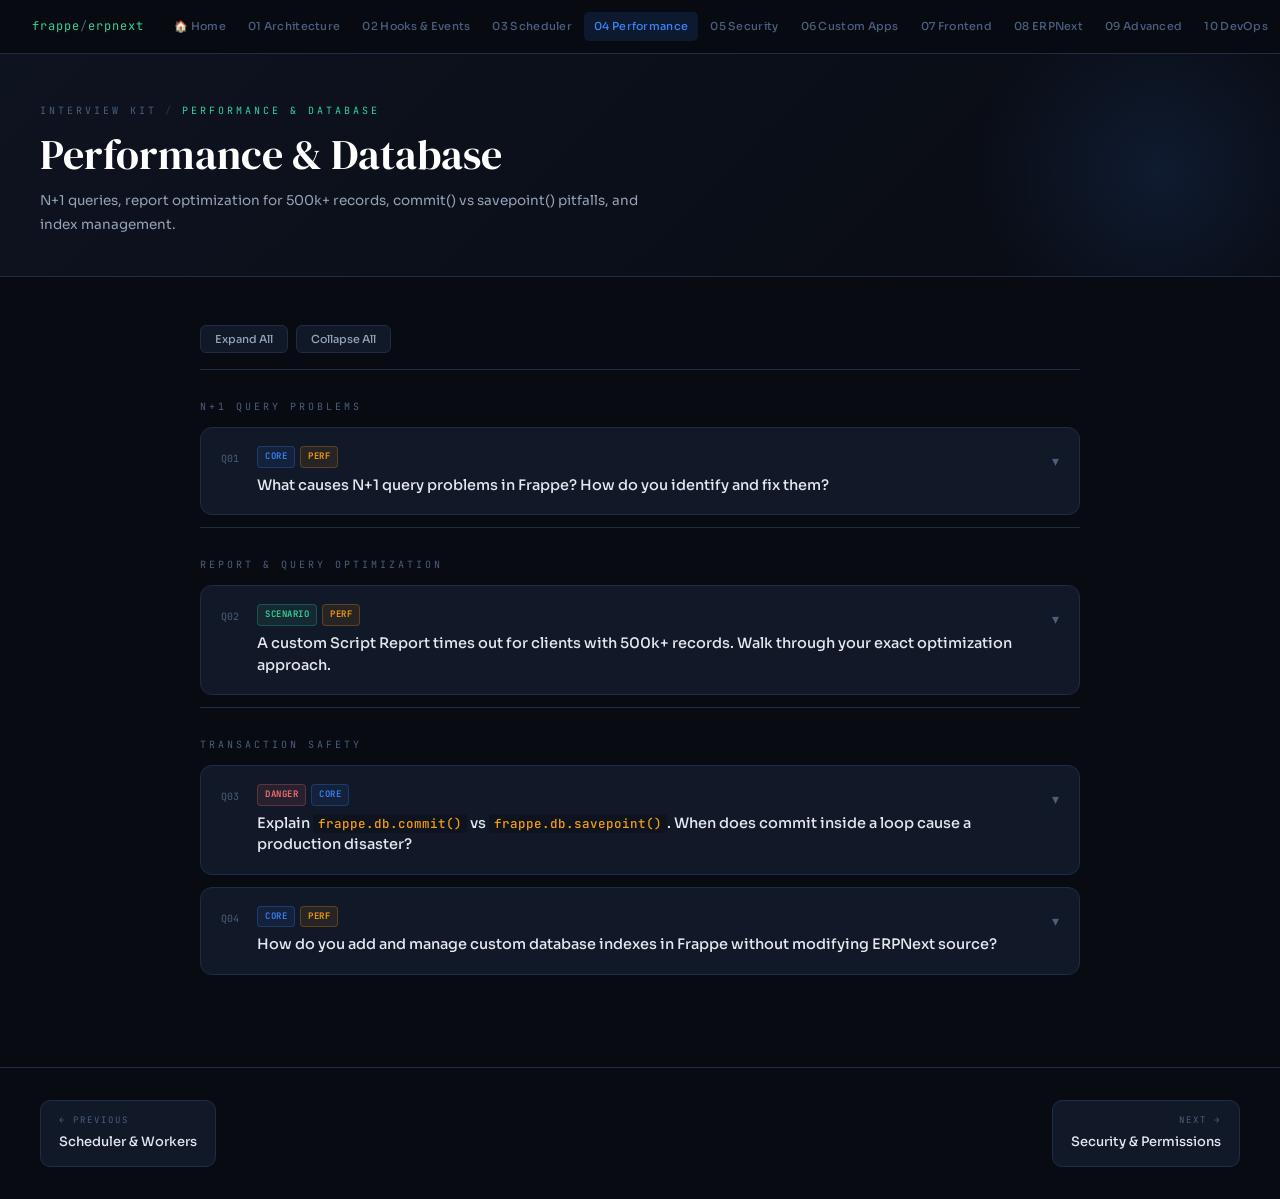
<file: 04-performance-db.html>
<!DOCTYPE html>
<html lang="en">
<head>
<meta charset="UTF-8">
<meta name="viewport" content="width=device-width,initial-scale=1.0">
<title>Performance & Database — Frappe/ERPNext Interview Kit</title>
<style>/* SHARED STYLES — inlined into every page */
@import url('https://fonts.googleapis.com/css2?family=DM+Serif+Display:ital@0;1&family=JetBrains+Mono:wght@400;600&family=Sora:wght@300;400;500;600&display=swap');

:root {
  --bg: #080b12;
  --surface: #0e1320;
  --card: #111827;
  --card-hover: #141d30;
  --border: #1e2d47;
  --border2: #263548;
  --accent: #3b82f6;
  --accent-glow: #3b82f620;
  --green: #34d399;
  --green-glow: #34d39920;
  --orange: #f59e0b;
  --orange-glow: #f59e0b20;
  --red: #f87171;
  --text: #e2e8f0;
  --text2: #94a3b8;
  --muted: #4b5e7e;
  --mono: 'JetBrains Mono', monospace;
  --serif: 'DM Serif Display', serif;
  --sans: 'Sora', sans-serif;
}

*, *::before, *::after { box-sizing: border-box; margin: 0; padding: 0; }

html { scroll-behavior: smooth; }

body {
  background: var(--bg);
  color: var(--text);
  font-family: var(--sans);
  font-size: 14px;
  line-height: 1.7;
  min-height: 100vh;
}

/* TOPBAR NAV */
.topbar {
  position: sticky; top: 0; z-index: 200;
  background: rgba(8,11,18,0.92);
  backdrop-filter: blur(16px);
  border-bottom: 1px solid var(--border);
  padding: 0 32px;
  height: 54px;
  display: flex;
  align-items: center;
  gap: 0;
  justify-content: space-between;
}
.topbar-left { display: flex; align-items: center; gap: 20px; }
.topbar-logo {
  font-family: var(--mono);
  font-size: 12px;
  color: var(--green);
  text-decoration: none;
  letter-spacing: 1px;
  white-space: nowrap;
}
.topbar-logo span { color: var(--muted); }
.topbar-nav {
  display: flex;
  gap: 2px;
  overflow-x: auto;
  scrollbar-width: none;
}
.topbar-nav::-webkit-scrollbar { display: none; }
.nav-link {
  color: var(--muted);
  text-decoration: none;
  font-size: 11px;
  font-weight: 500;
  padding: 5px 10px;
  border-radius: 5px;
  white-space: nowrap;
  transition: all 0.15s;
  letter-spacing: 0.3px;
}
.nav-link:hover { color: var(--text); background: var(--surface); }
.nav-link.active { color: var(--accent); background: var(--accent-glow); }

/* PAGE HERO */
.page-hero {
  padding: 48px 40px 40px;
  border-bottom: 1px solid var(--border);
  background: linear-gradient(135deg, var(--surface) 0%, var(--bg) 100%);
  position: relative;
  overflow: hidden;
}
.page-hero::before {
  content: '';
  position: absolute;
  top: -80px; right: -80px;
  width: 400px; height: 400px;
  background: radial-gradient(circle, var(--accent-glow) 0%, transparent 65%);
  pointer-events: none;
}
.hero-eyebrow {
  font-family: var(--mono);
  font-size: 10px;
  letter-spacing: 3px;
  text-transform: uppercase;
  color: var(--green);
  margin-bottom: 12px;
}
.hero-eyebrow a {
  color: var(--muted);
  text-decoration: none;
  transition: color 0.15s;
}
.hero-eyebrow a:hover { color: var(--text); }
.hero-eyebrow .sep { margin: 0 8px; color: var(--border2); }
.page-title {
  font-family: var(--serif);
  font-size: clamp(26px, 4vw, 42px);
  color: #fff;
  line-height: 1.1;
  margin-bottom: 12px;
}
.page-title em { color: var(--accent); font-style: italic; }
.page-desc {
  color: var(--text2);
  max-width: 600px;
  font-size: 13.5px;
  line-height: 1.75;
}
.hero-stats {
  display: flex;
  gap: 20px;
  margin-top: 24px;
  flex-wrap: wrap;
}
.stat-pill {
  background: var(--card);
  border: 1px solid var(--border);
  border-radius: 8px;
  padding: 8px 14px;
  font-family: var(--mono);
  font-size: 11px;
  color: var(--text2);
}
.stat-pill b { color: var(--text); font-size: 16px; display: block; }

/* MAIN CONTENT AREA */
.content { max-width: 960px; margin: 0 auto; padding: 32px 40px 80px; }

/* SECTION HEADING */
.section-label {
  font-family: var(--mono);
  font-size: 10px;
  letter-spacing: 3px;
  text-transform: uppercase;
  color: var(--muted);
  padding: 28px 0 12px;
  border-top: 1px solid var(--border);
  margin-top: 12px;
}
.section-label:first-child { border-top: none; padding-top: 0; }

/* Q&A CARD */
.qa-card {
  background: var(--card);
  border: 1px solid var(--border);
  border-radius: 12px;
  margin-bottom: 12px;
  overflow: hidden;
  transition: border-color 0.2s;
}
.qa-card:hover { border-color: var(--border2); }

.qa-header {
  padding: 18px 20px;
  cursor: pointer;
  display: flex;
  align-items: flex-start;
  gap: 14px;
  user-select: none;
  -webkit-tap-highlight-color: transparent;
}
.qa-num {
  font-family: var(--mono);
  font-size: 10px;
  color: var(--muted);
  padding-top: 4px;
  min-width: 22px;
}
.qa-meta { flex: 1; }
.qa-tags {
  display: flex;
  gap: 5px;
  flex-wrap: wrap;
  margin-bottom: 7px;
}
.tag {
  font-family: var(--mono);
  font-size: 9px;
  letter-spacing: 0.5px;
  font-weight: 600;
  padding: 2px 7px;
  border-radius: 4px;
  text-transform: uppercase;
}
.tag-q { background: #3b82f618; border: 1px solid #3b82f640; color: var(--accent); }
.tag-scenario { background: #34d39918; border: 1px solid #34d39940; color: var(--green); }
.tag-perf { background: #f59e0b18; border: 1px solid #f59e0b40; color: var(--orange); }
.tag-warn { background: #f8717118; border: 1px solid #f8717140; color: var(--red); }
.tag-topic {
  background: #1e2d47;
  border: 1px solid var(--border2);
  color: var(--text2);
}

.qa-question {
  font-size: 14.5px;
  font-weight: 500;
  color: var(--text);
  line-height: 1.5;
}
.qa-question code {
  font-family: var(--mono);
  background: var(--surface);
  color: var(--orange);
  padding: 1px 5px;
  border-radius: 3px;
  font-size: 12.5px;
}
.qa-chevron {
  color: var(--muted);
  font-size: 14px;
  transition: transform 0.25s;
  padding-top: 4px;
  flex-shrink: 0;
}
.qa-card.open .qa-chevron { transform: rotate(180deg); }

.qa-body {
  display: none;
  padding: 0 20px 20px 56px;
  border-top: 1px solid var(--border);
}
.qa-card.open .qa-body { display: block; }

.ans-label {
  font-family: var(--mono);
  font-size: 9px;
  letter-spacing: 2.5px;
  text-transform: uppercase;
  color: var(--green);
  margin: 14px 0 10px;
}

.ans {
  color: #b0bcd4;
  font-size: 13.5px;
  line-height: 1.85;
}
.ans p { margin-bottom: 9px; }
.ans p:last-child { margin-bottom: 0; }
.ans strong { color: var(--text); font-weight: 600; }
.ans em { color: var(--orange); font-style: normal; }

.ans code {
  font-family: var(--mono);
  background: #0a0f1c;
  border: 1px solid var(--border);
  color: var(--orange);
  padding: 1px 5px;
  border-radius: 3px;
  font-size: 12px;
}

pre.codeblock {
  font-family: var(--mono);
  background: #060a12;
  border: 1px solid var(--border);
  border-left: 3px solid var(--accent);
  border-radius: 8px;
  padding: 14px 16px;
  font-size: 12px;
  line-height: 1.75;
  color: #8fa8cc;
  overflow-x: auto;
  margin: 12px 0;
  white-space: pre;
}
pre.codeblock .kw { color: #60a5fa; }
pre.codeblock .fn { color: #a78bfa; }
pre.codeblock .str { color: #34d399; }
pre.codeblock .cm { color: #3d5273; font-style: italic; }
pre.codeblock .num { color: var(--orange); }

.tip {
  background: #34d39910;
  border: 1px solid #34d39928;
  border-radius: 8px;
  padding: 11px 14px;
  margin-top: 12px;
  font-size: 13px;
  color: #a7f3d0;
}
.tip::before { content: '💡 '; }

.warn {
  background: #f8717110;
  border: 1px solid #f8717130;
  border-radius: 8px;
  padding: 11px 14px;
  margin-top: 12px;
  font-size: 13px;
  color: #fca5a5;
}
.warn::before { content: '⚠️ '; }

/* EXPAND ALL TOOLBAR */
.toolbar {
  display: flex;
  gap: 8px;
  padding: 16px 0 4px;
  flex-wrap: wrap;
}
.tb-btn {
  background: var(--card);
  border: 1px solid var(--border);
  color: var(--text2);
  padding: 6px 14px;
  border-radius: 6px;
  font-size: 11px;
  font-family: var(--sans);
  cursor: pointer;
  transition: all 0.15s;
  font-weight: 500;
}
.tb-btn:hover { border-color: var(--accent); color: var(--accent); }

/* FOOTER NAV */
.page-footer {
  border-top: 1px solid var(--border);
  padding: 32px 40px;
  display: flex;
  justify-content: space-between;
  gap: 16px;
  flex-wrap: wrap;
}
.footer-nav-btn {
  display: flex;
  flex-direction: column;
  gap: 3px;
  text-decoration: none;
  padding: 12px 18px;
  border: 1px solid var(--border);
  border-radius: 10px;
  background: var(--card);
  transition: all 0.15s;
  min-width: 160px;
}
.footer-nav-btn:hover { border-color: var(--accent); background: var(--card-hover); }
.footer-nav-btn .fnb-dir {
  font-family: var(--mono);
  font-size: 9px;
  letter-spacing: 2px;
  text-transform: uppercase;
  color: var(--muted);
}
.footer-nav-btn .fnb-title {
  font-size: 13px;
  font-weight: 500;
  color: var(--text);
}
.footer-nav-btn.next { text-align: right; }

@media (max-width: 640px) {
  .topbar { padding: 0 16px; }
  .page-hero, .content, .page-footer { padding-left: 18px; padding-right: 18px; }
  .qa-body { padding-left: 18px; }
  .topbar-nav { display: none; }
}
</style>
</head>
<body>
<nav class="topbar">
  <div class="topbar-left">
    <a class="topbar-logo" href="index.html">frappe<span>/</span>erpnext</a>
    <div class="topbar-nav"><a href="index.html" class="nav-link">🏠 Home</a>
<a href="01-architecture.html" class="nav-link">01 Architecture</a>
<a href="02-hooks-events.html" class="nav-link">02 Hooks & Events</a>
<a href="03-scheduler-workers.html" class="nav-link">03 Scheduler</a>
<a href="04-performance-db.html" class="nav-link active">04 Performance</a>
<a href="05-security-permissions.html" class="nav-link">05 Security</a>
<a href="06-custom-apps-design.html" class="nav-link">06 Custom Apps</a>
<a href="07-frontend-client-scripts.html" class="nav-link">07 Frontend</a>
<a href="08-erpnext-domain.html" class="nav-link">08 ERPNext</a>
<a href="09-advanced.html" class="nav-link">09 Advanced</a>
<a href="10-deployment-devops.html" class="nav-link">10 DevOps</a>
<a href="11-testing-debugging.html" class="nav-link">11 Testing</a>
<a href="12-integrations-api.html" class="nav-link">12 Integrations</a>
</div>
  </div>
</nav>
<div class="page-hero">
  <div class="hero-eyebrow"><a href="index.html">Interview Kit</a><span class="sep">/</span>Performance & Database</div>
  <div class="page-title">Performance & Database</div>
  <p class="page-desc">N+1 queries, report optimization for 500k+ records, commit() vs savepoint() pitfalls, and index management.</p>
</div>
<div class="content">
<div class="toolbar">
  <button class="tb-btn" onclick="document.querySelectorAll('.qa-card').forEach(c=>c.classList.add('open'))">Expand All</button>
  <button class="tb-btn" onclick="document.querySelectorAll('.qa-card').forEach(c=>c.classList.remove('open'))">Collapse All</button>
</div>
<div class="section-label">N+1 Query Problems</div><div class="qa-card">
  <div class="qa-header" onclick="t(this)">
    <div class="qa-num">Q01</div>
    <div class="qa-meta">
      <div class="qa-tags"><span class="tag tag-q">CORE</span><span class="tag tag-perf">PERF</span></div>
      <div class="qa-question">What causes N+1 query problems in Frappe? How do you identify and fix them?</div>
    </div>
    <div class="qa-chevron">▾</div>
  </div>
  <div class="qa-body">
    <div class="ans-label">Answer</div>
    <div class="ans"><p><strong>Common N+1 patterns:</strong></p><p>1. Calling <code>frappe.get_doc()</code> inside a loop over a <code>frappe.get_list()</code> result</p><p>2. Accessing <code>doc.get_all_children()</code> inside a report loop</p><p>3. Using <code>frappe.db.get_value()</code> inside a Jinja template loop</p><pre class="codeblock"># WRONG — N+1 (1 query + N queries)
invoices = frappe.get_list("Sales Invoice", fields=["name"])
for inv in invoices:
    doc = frappe.get_doc("Sales Invoice", inv.name)  # N queries!
    process(doc.grand_total, doc.customer)

# CORRECT — 1 query, all needed fields
invoices = frappe.get_list("Sales Invoice",
    fields=["name", "customer", "grand_total", "status"],
    filters={"docstatus": 1}
)
for inv in invoices:
    process(inv.grand_total, inv.customer)</pre><p><strong>Identification:</strong> Enable query debug in <code>site_config.json</code>: <code>"logging": 2</code>. Check frappe.log for repeated identical queries.</p><div class="tip">For aggregations, always use frappe.db.sql() with proper JOINs — never Python-side aggregation over get_list() results.</div></div>
  </div>
</div><div class="section-label">Report & Query Optimization</div><div class="qa-card">
  <div class="qa-header" onclick="t(this)">
    <div class="qa-num">Q02</div>
    <div class="qa-meta">
      <div class="qa-tags"><span class="tag tag-scenario">SCENARIO</span><span class="tag tag-perf">PERF</span></div>
      <div class="qa-question">A custom Script Report times out for clients with 500k+ records. Walk through your exact optimization approach.</div>
    </div>
    <div class="qa-chevron">▾</div>
  </div>
  <div class="qa-body">
    <div class="ans-label">Answer</div>
    <div class="ans"><p><strong>Step 1 — EXPLAIN the query:</strong></p><pre class="codeblock">EXPLAIN SELECT si.name, si.customer, si.grand_total
FROM `tabSales Invoice` si
WHERE si.posting_date >= '2024-01-01'
AND si.company = 'Acme'
-- Look for: type = ALL (full scan) → bad
-- Look for: type = ref, range → good</pre><p><strong>Step 2 — Add targeted index:</strong></p><pre class="codeblock"># In a patch or bench execute:
frappe.db.add_index("Sales Invoice",
    ["posting_date", "company", "docstatus"])
frappe.db.commit()</pre><p><strong>Step 3 — Switch to raw SQL for the report:</strong></p><pre class="codeblock">def execute(filters):
    return get_columns(), frappe.db.sql("""
        SELECT si.name, si.customer, si.grand_total,
               SUM(sii.amount) as item_total
        FROM `tabSales Invoice` si
        JOIN `tabSales Invoice Item` sii ON sii.parent = si.name
        WHERE si.posting_date BETWEEN %(from_date)s AND %(to_date)s
          AND si.docstatus = 1
        GROUP BY si.name
        LIMIT %(limit)s OFFSET %(offset)s
    """, filters, as_dict=True)</pre><p><strong>Step 4 — Async report:</strong> For very heavy reports, use Frappe's built-in background report flag — user gets notified when it's ready.</p><div class="tip">Never return all 500k rows. Always paginate with LIMIT/OFFSET or cursor-based pagination in reports.</div></div>
  </div>
</div><div class="section-label">Transaction Safety</div><div class="qa-card">
  <div class="qa-header" onclick="t(this)">
    <div class="qa-num">Q03</div>
    <div class="qa-meta">
      <div class="qa-tags"><span class="tag tag-warn">DANGER</span><span class="tag tag-q">CORE</span></div>
      <div class="qa-question">Explain <code>frappe.db.commit()</code> vs <code>frappe.db.savepoint()</code>. When does commit inside a loop cause a production disaster?</div>
    </div>
    <div class="qa-chevron">▾</div>
  </div>
  <div class="qa-body">
    <div class="ans-label">Answer</div>
    <div class="ans"><p><strong>frappe.db.commit()</strong> — flushes the entire transaction. All pending writes are permanent. Releases all row locks.</p><p><strong>frappe.db.savepoint(name)</strong> — creates a rollback point within the current transaction. Failure after this can roll back to here without losing earlier work in the same transaction.</p><p><strong>Disaster scenario:</strong> Processing 1,000 invoices with <code>commit()</code> after each. Job crashes at invoice 601:</p><p>→ Invoices 1–600: permanently committed ✓</p><p>→ Invoices 601–1000: never written ✗</p><p>→ Data in inconsistent half-processed state with no clean rollback path</p><p><strong>Safe pattern with savepoints:</strong></p><pre class="codeblock">failed = []
for i, row in enumerate(records):
    sp = f"sp_{i}"
    try:
        frappe.db.savepoint(sp)
        create_invoice(row)
    except Exception as e:
        frappe.db.rollback(save_point=sp)
        failed.append({"row": i, "error": str(e)})

frappe.db.commit()  # single commit at end
report_failures(failed)</pre><div class="warn">This is a top interview trap. Commit-in-loop is one of the most common production data integrity bugs in Frappe apps.</div></div>
  </div>
</div><div class="qa-card">
  <div class="qa-header" onclick="t(this)">
    <div class="qa-num">Q04</div>
    <div class="qa-meta">
      <div class="qa-tags"><span class="tag tag-q">CORE</span><span class="tag tag-perf">PERF</span></div>
      <div class="qa-question">How do you add and manage custom database indexes in Frappe without modifying ERPNext source?</div>
    </div>
    <div class="qa-chevron">▾</div>
  </div>
  <div class="qa-body">
    <div class="ans-label">Answer</div>
    <div class="ans"><p><strong>Method 1 — DocType field flag:</strong> For simple single-column indexes, enable 'Search Index' on the field in the DocType form. Frappe adds the index on next <code>bench migrate</code>.</p><p><strong>Method 2 — Patch file</strong> for composite indexes:</p><pre class="codeblock"># myapp/patches/v1_0/add_invoice_index.py
def execute():
    # Composite index for common filter pattern
    if not frappe.db.has_index("tabSales Invoice",
                                "posting_date_company_idx"):
        frappe.db.add_index("Sales Invoice",
            ["posting_date", "company", "docstatus"],
            index_name="posting_date_company_idx")</pre><p><strong>Method 3 — Direct SQL</strong> for expression indexes (MariaDB 10.5+):</p><pre class="codeblock">frappe.db.sql("""
    CREATE INDEX IF NOT EXISTS custom_lower_email_idx
    ON `tabContact` ((LOWER(email_id)))
""")</pre><div class="tip">Always check frappe.db.has_index() before adding to make patches idempotent — re-running a patch that adds a duplicate index will error.</div></div>
  </div>
</div>
</div>
<div class="page-footer"><a href="03-scheduler-workers.html" class="footer-nav-btn"><span class="fnb-dir">← Previous</span><span class="fnb-title">Scheduler & Workers</span></a><a href="05-security-permissions.html" class="footer-nav-btn next"><span class="fnb-dir">Next →</span><span class="fnb-title">Security & Permissions</span></a></div>
<script>
function t(h){h.closest('.qa-card').classList.toggle('open');}
</script>
</body>
</html>
</file>
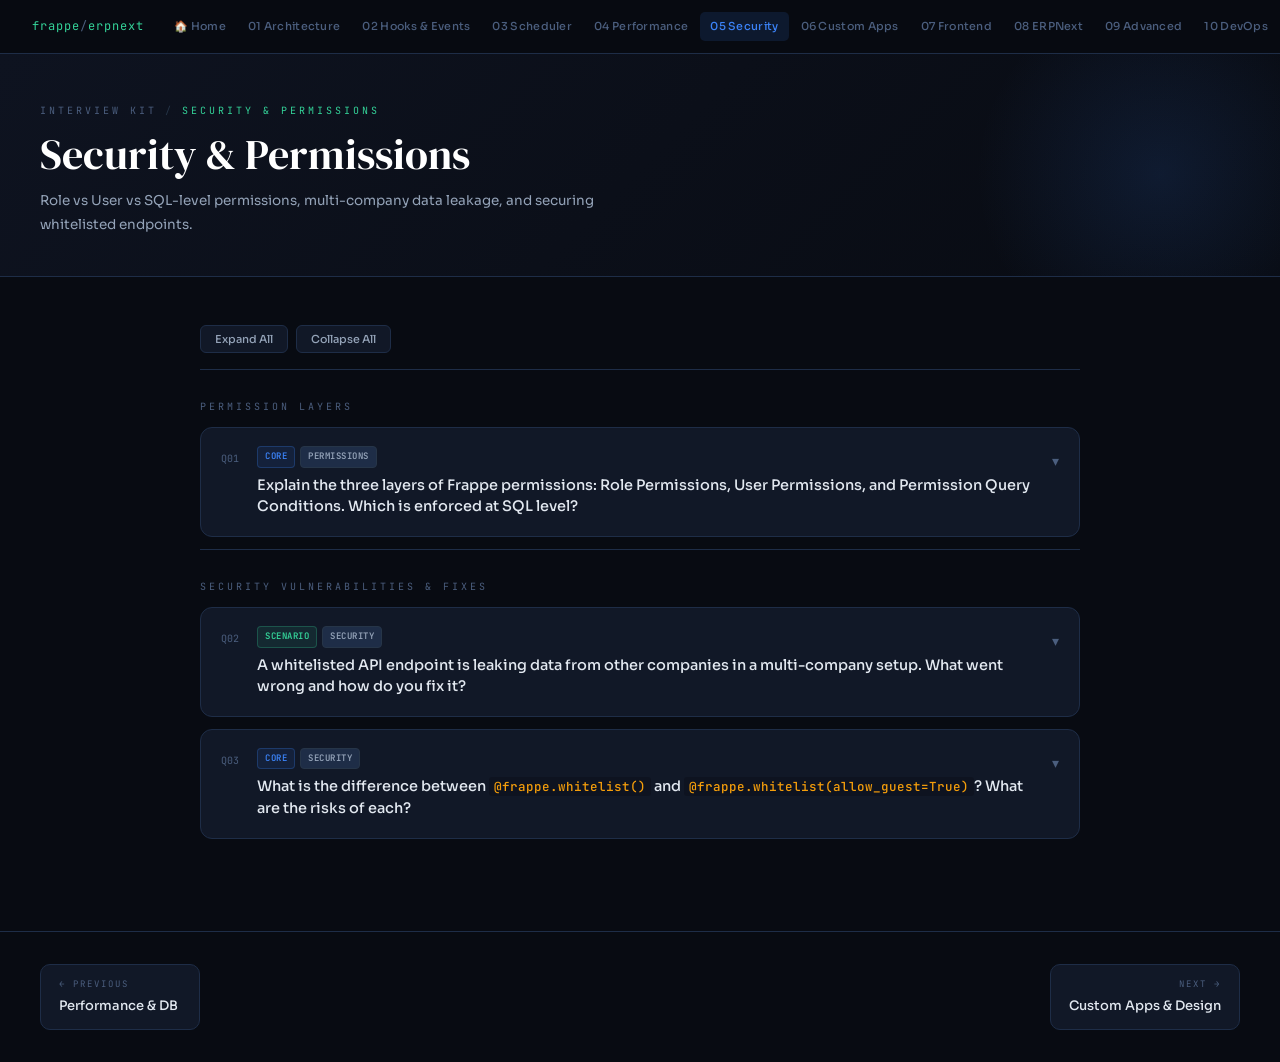
<file: 05-security-permissions.html>
<!DOCTYPE html>
<html lang="en">
<head>
<meta charset="UTF-8">
<meta name="viewport" content="width=device-width,initial-scale=1.0">
<title>Security & Permissions — Frappe/ERPNext Interview Kit</title>
<style>/* SHARED STYLES — inlined into every page */
@import url('https://fonts.googleapis.com/css2?family=DM+Serif+Display:ital@0;1&family=JetBrains+Mono:wght@400;600&family=Sora:wght@300;400;500;600&display=swap');

:root {
  --bg: #080b12;
  --surface: #0e1320;
  --card: #111827;
  --card-hover: #141d30;
  --border: #1e2d47;
  --border2: #263548;
  --accent: #3b82f6;
  --accent-glow: #3b82f620;
  --green: #34d399;
  --green-glow: #34d39920;
  --orange: #f59e0b;
  --orange-glow: #f59e0b20;
  --red: #f87171;
  --text: #e2e8f0;
  --text2: #94a3b8;
  --muted: #4b5e7e;
  --mono: 'JetBrains Mono', monospace;
  --serif: 'DM Serif Display', serif;
  --sans: 'Sora', sans-serif;
}

*, *::before, *::after { box-sizing: border-box; margin: 0; padding: 0; }

html { scroll-behavior: smooth; }

body {
  background: var(--bg);
  color: var(--text);
  font-family: var(--sans);
  font-size: 14px;
  line-height: 1.7;
  min-height: 100vh;
}

/* TOPBAR NAV */
.topbar {
  position: sticky; top: 0; z-index: 200;
  background: rgba(8,11,18,0.92);
  backdrop-filter: blur(16px);
  border-bottom: 1px solid var(--border);
  padding: 0 32px;
  height: 54px;
  display: flex;
  align-items: center;
  gap: 0;
  justify-content: space-between;
}
.topbar-left { display: flex; align-items: center; gap: 20px; }
.topbar-logo {
  font-family: var(--mono);
  font-size: 12px;
  color: var(--green);
  text-decoration: none;
  letter-spacing: 1px;
  white-space: nowrap;
}
.topbar-logo span { color: var(--muted); }
.topbar-nav {
  display: flex;
  gap: 2px;
  overflow-x: auto;
  scrollbar-width: none;
}
.topbar-nav::-webkit-scrollbar { display: none; }
.nav-link {
  color: var(--muted);
  text-decoration: none;
  font-size: 11px;
  font-weight: 500;
  padding: 5px 10px;
  border-radius: 5px;
  white-space: nowrap;
  transition: all 0.15s;
  letter-spacing: 0.3px;
}
.nav-link:hover { color: var(--text); background: var(--surface); }
.nav-link.active { color: var(--accent); background: var(--accent-glow); }

/* PAGE HERO */
.page-hero {
  padding: 48px 40px 40px;
  border-bottom: 1px solid var(--border);
  background: linear-gradient(135deg, var(--surface) 0%, var(--bg) 100%);
  position: relative;
  overflow: hidden;
}
.page-hero::before {
  content: '';
  position: absolute;
  top: -80px; right: -80px;
  width: 400px; height: 400px;
  background: radial-gradient(circle, var(--accent-glow) 0%, transparent 65%);
  pointer-events: none;
}
.hero-eyebrow {
  font-family: var(--mono);
  font-size: 10px;
  letter-spacing: 3px;
  text-transform: uppercase;
  color: var(--green);
  margin-bottom: 12px;
}
.hero-eyebrow a {
  color: var(--muted);
  text-decoration: none;
  transition: color 0.15s;
}
.hero-eyebrow a:hover { color: var(--text); }
.hero-eyebrow .sep { margin: 0 8px; color: var(--border2); }
.page-title {
  font-family: var(--serif);
  font-size: clamp(26px, 4vw, 42px);
  color: #fff;
  line-height: 1.1;
  margin-bottom: 12px;
}
.page-title em { color: var(--accent); font-style: italic; }
.page-desc {
  color: var(--text2);
  max-width: 600px;
  font-size: 13.5px;
  line-height: 1.75;
}
.hero-stats {
  display: flex;
  gap: 20px;
  margin-top: 24px;
  flex-wrap: wrap;
}
.stat-pill {
  background: var(--card);
  border: 1px solid var(--border);
  border-radius: 8px;
  padding: 8px 14px;
  font-family: var(--mono);
  font-size: 11px;
  color: var(--text2);
}
.stat-pill b { color: var(--text); font-size: 16px; display: block; }

/* MAIN CONTENT AREA */
.content { max-width: 960px; margin: 0 auto; padding: 32px 40px 80px; }

/* SECTION HEADING */
.section-label {
  font-family: var(--mono);
  font-size: 10px;
  letter-spacing: 3px;
  text-transform: uppercase;
  color: var(--muted);
  padding: 28px 0 12px;
  border-top: 1px solid var(--border);
  margin-top: 12px;
}
.section-label:first-child { border-top: none; padding-top: 0; }

/* Q&A CARD */
.qa-card {
  background: var(--card);
  border: 1px solid var(--border);
  border-radius: 12px;
  margin-bottom: 12px;
  overflow: hidden;
  transition: border-color 0.2s;
}
.qa-card:hover { border-color: var(--border2); }

.qa-header {
  padding: 18px 20px;
  cursor: pointer;
  display: flex;
  align-items: flex-start;
  gap: 14px;
  user-select: none;
  -webkit-tap-highlight-color: transparent;
}
.qa-num {
  font-family: var(--mono);
  font-size: 10px;
  color: var(--muted);
  padding-top: 4px;
  min-width: 22px;
}
.qa-meta { flex: 1; }
.qa-tags {
  display: flex;
  gap: 5px;
  flex-wrap: wrap;
  margin-bottom: 7px;
}
.tag {
  font-family: var(--mono);
  font-size: 9px;
  letter-spacing: 0.5px;
  font-weight: 600;
  padding: 2px 7px;
  border-radius: 4px;
  text-transform: uppercase;
}
.tag-q { background: #3b82f618; border: 1px solid #3b82f640; color: var(--accent); }
.tag-scenario { background: #34d39918; border: 1px solid #34d39940; color: var(--green); }
.tag-perf { background: #f59e0b18; border: 1px solid #f59e0b40; color: var(--orange); }
.tag-warn { background: #f8717118; border: 1px solid #f8717140; color: var(--red); }
.tag-topic {
  background: #1e2d47;
  border: 1px solid var(--border2);
  color: var(--text2);
}

.qa-question {
  font-size: 14.5px;
  font-weight: 500;
  color: var(--text);
  line-height: 1.5;
}
.qa-question code {
  font-family: var(--mono);
  background: var(--surface);
  color: var(--orange);
  padding: 1px 5px;
  border-radius: 3px;
  font-size: 12.5px;
}
.qa-chevron {
  color: var(--muted);
  font-size: 14px;
  transition: transform 0.25s;
  padding-top: 4px;
  flex-shrink: 0;
}
.qa-card.open .qa-chevron { transform: rotate(180deg); }

.qa-body {
  display: none;
  padding: 0 20px 20px 56px;
  border-top: 1px solid var(--border);
}
.qa-card.open .qa-body { display: block; }

.ans-label {
  font-family: var(--mono);
  font-size: 9px;
  letter-spacing: 2.5px;
  text-transform: uppercase;
  color: var(--green);
  margin: 14px 0 10px;
}

.ans {
  color: #b0bcd4;
  font-size: 13.5px;
  line-height: 1.85;
}
.ans p { margin-bottom: 9px; }
.ans p:last-child { margin-bottom: 0; }
.ans strong { color: var(--text); font-weight: 600; }
.ans em { color: var(--orange); font-style: normal; }

.ans code {
  font-family: var(--mono);
  background: #0a0f1c;
  border: 1px solid var(--border);
  color: var(--orange);
  padding: 1px 5px;
  border-radius: 3px;
  font-size: 12px;
}

pre.codeblock {
  font-family: var(--mono);
  background: #060a12;
  border: 1px solid var(--border);
  border-left: 3px solid var(--accent);
  border-radius: 8px;
  padding: 14px 16px;
  font-size: 12px;
  line-height: 1.75;
  color: #8fa8cc;
  overflow-x: auto;
  margin: 12px 0;
  white-space: pre;
}
pre.codeblock .kw { color: #60a5fa; }
pre.codeblock .fn { color: #a78bfa; }
pre.codeblock .str { color: #34d399; }
pre.codeblock .cm { color: #3d5273; font-style: italic; }
pre.codeblock .num { color: var(--orange); }

.tip {
  background: #34d39910;
  border: 1px solid #34d39928;
  border-radius: 8px;
  padding: 11px 14px;
  margin-top: 12px;
  font-size: 13px;
  color: #a7f3d0;
}
.tip::before { content: '💡 '; }

.warn {
  background: #f8717110;
  border: 1px solid #f8717130;
  border-radius: 8px;
  padding: 11px 14px;
  margin-top: 12px;
  font-size: 13px;
  color: #fca5a5;
}
.warn::before { content: '⚠️ '; }

/* EXPAND ALL TOOLBAR */
.toolbar {
  display: flex;
  gap: 8px;
  padding: 16px 0 4px;
  flex-wrap: wrap;
}
.tb-btn {
  background: var(--card);
  border: 1px solid var(--border);
  color: var(--text2);
  padding: 6px 14px;
  border-radius: 6px;
  font-size: 11px;
  font-family: var(--sans);
  cursor: pointer;
  transition: all 0.15s;
  font-weight: 500;
}
.tb-btn:hover { border-color: var(--accent); color: var(--accent); }

/* FOOTER NAV */
.page-footer {
  border-top: 1px solid var(--border);
  padding: 32px 40px;
  display: flex;
  justify-content: space-between;
  gap: 16px;
  flex-wrap: wrap;
}
.footer-nav-btn {
  display: flex;
  flex-direction: column;
  gap: 3px;
  text-decoration: none;
  padding: 12px 18px;
  border: 1px solid var(--border);
  border-radius: 10px;
  background: var(--card);
  transition: all 0.15s;
  min-width: 160px;
}
.footer-nav-btn:hover { border-color: var(--accent); background: var(--card-hover); }
.footer-nav-btn .fnb-dir {
  font-family: var(--mono);
  font-size: 9px;
  letter-spacing: 2px;
  text-transform: uppercase;
  color: var(--muted);
}
.footer-nav-btn .fnb-title {
  font-size: 13px;
  font-weight: 500;
  color: var(--text);
}
.footer-nav-btn.next { text-align: right; }

@media (max-width: 640px) {
  .topbar { padding: 0 16px; }
  .page-hero, .content, .page-footer { padding-left: 18px; padding-right: 18px; }
  .qa-body { padding-left: 18px; }
  .topbar-nav { display: none; }
}
</style>
</head>
<body>
<nav class="topbar">
  <div class="topbar-left">
    <a class="topbar-logo" href="index.html">frappe<span>/</span>erpnext</a>
    <div class="topbar-nav"><a href="index.html" class="nav-link">🏠 Home</a>
<a href="01-architecture.html" class="nav-link">01 Architecture</a>
<a href="02-hooks-events.html" class="nav-link">02 Hooks & Events</a>
<a href="03-scheduler-workers.html" class="nav-link">03 Scheduler</a>
<a href="04-performance-db.html" class="nav-link">04 Performance</a>
<a href="05-security-permissions.html" class="nav-link active">05 Security</a>
<a href="06-custom-apps-design.html" class="nav-link">06 Custom Apps</a>
<a href="07-frontend-client-scripts.html" class="nav-link">07 Frontend</a>
<a href="08-erpnext-domain.html" class="nav-link">08 ERPNext</a>
<a href="09-advanced.html" class="nav-link">09 Advanced</a>
<a href="10-deployment-devops.html" class="nav-link">10 DevOps</a>
<a href="11-testing-debugging.html" class="nav-link">11 Testing</a>
<a href="12-integrations-api.html" class="nav-link">12 Integrations</a>
</div>
  </div>
</nav>
<div class="page-hero">
  <div class="hero-eyebrow"><a href="index.html">Interview Kit</a><span class="sep">/</span>Security & Permissions</div>
  <div class="page-title">Security & Permissions</div>
  <p class="page-desc">Role vs User vs SQL-level permissions, multi-company data leakage, and securing whitelisted endpoints.</p>
</div>
<div class="content">
<div class="toolbar">
  <button class="tb-btn" onclick="document.querySelectorAll('.qa-card').forEach(c=>c.classList.add('open'))">Expand All</button>
  <button class="tb-btn" onclick="document.querySelectorAll('.qa-card').forEach(c=>c.classList.remove('open'))">Collapse All</button>
</div>
<div class="section-label">Permission Layers</div><div class="qa-card">
  <div class="qa-header" onclick="t(this)">
    <div class="qa-num">Q01</div>
    <div class="qa-meta">
      <div class="qa-tags"><span class="tag tag-q">CORE</span><span class="tag tag-topic">PERMISSIONS</span></div>
      <div class="qa-question">Explain the three layers of Frappe permissions: Role Permissions, User Permissions, and Permission Query Conditions. Which is enforced at SQL level?</div>
    </div>
    <div class="qa-chevron">▾</div>
  </div>
  <div class="qa-body">
    <div class="ans-label">Answer</div>
    <div class="ans"><p><strong>Role Permissions (DocPerm):</strong> Coarse-grained CRUD access at DocType level for a Role. 'Sales User can Read+Write Sales Order.' Checked in Python before any DB call.</p><p><strong>User Permissions:</strong> Row-level restrictions. 'User X can only see records where Company = Acme.' Stored in <code>tabUser Permission</code>. Frappe filters list views and get_doc calls based on these.</p><p><strong>Permission Query Conditions:</strong> A Python function in <code>hooks.py</code> that dynamically appends a WHERE clause to every query for a DocType. <strong>This is the only layer enforced at SQL level.</strong></p><pre class="codeblock"># hooks.py
permission_query_conditions = {
    "Sales Order": "myapp.permissions.get_so_query_condition"
}

# myapp/permissions.py
def get_so_query_condition(user):
    if not user: user = frappe.session.user
    if "Sales Manager" in frappe.get_roles(user):
        return ""  # no restriction
    # Injected directly into WHERE clause of every SELECT
    return f"(`tabSales Order`.owner = '{frappe.db.escape(user)}')" </pre><p><strong>Key distinction:</strong> User Permissions are Python-evaluated and can be accidentally bypassed by raw <code>frappe.db.sql()</code> without explicit filters. Permission Query Conditions are injected into all ORM-generated queries — much harder to bypass.</p><div class="warn">Always escape user input in permission_query_conditions using frappe.db.escape() to prevent SQL injection.</div></div>
  </div>
</div><div class="section-label">Security Vulnerabilities & Fixes</div><div class="qa-card">
  <div class="qa-header" onclick="t(this)">
    <div class="qa-num">Q02</div>
    <div class="qa-meta">
      <div class="qa-tags"><span class="tag tag-scenario">SCENARIO</span><span class="tag tag-topic">SECURITY</span></div>
      <div class="qa-question">A whitelisted API endpoint is leaking data from other companies in a multi-company setup. What went wrong and how do you fix it?</div>
    </div>
    <div class="qa-chevron">▾</div>
  </div>
  <div class="qa-body">
    <div class="ans-label">Answer</div>
    <div class="ans"><p><strong>What went wrong:</strong></p><p>1. The <code>@frappe.whitelist()</code> function uses <code>frappe.db.sql()</code> or <code>frappe.db.get_all()</code> without a company filter — bypassing User Permissions entirely.</p><p>2. No <code>has_permission()</code> call on returned documents.</p><p><strong>Secure fix:</strong></p><pre class="codeblock">@frappe.whitelist()
def get_my_invoices(company=None):
    user = frappe.session.user

    # 1. Get user's allowed companies from User Permissions
    allowed = [p.for_value for p in frappe.get_all(
        "User Permission",
        filters={"user": user, "allow": "Company"},
        fields=["for_value"],
        ignore_permissions=True
    )]

    if not allowed:
        frappe.throw("No company access", frappe.PermissionError)

    # 2. If company param given, verify user has access to it
    if company and company not in allowed:
        frappe.throw("Access denied", frappe.PermissionError)

    filters = {"company": ["in", allowed], "docstatus": 1}
    if company:
        filters["company"] = company

    return frappe.get_list("Sales Invoice",
        filters=filters,
        fields=["name", "customer", "grand_total"]
    )</pre><div class="tip">Never return raw DB results from a whitelisted method without explicit company/owner scoping. Treat every whitelist endpoint as a public API endpoint.</div></div>
  </div>
</div><div class="qa-card">
  <div class="qa-header" onclick="t(this)">
    <div class="qa-num">Q03</div>
    <div class="qa-meta">
      <div class="qa-tags"><span class="tag tag-q">CORE</span><span class="tag tag-topic">SECURITY</span></div>
      <div class="qa-question">What is the difference between <code>@frappe.whitelist()</code> and <code>@frappe.whitelist(allow_guest=True)</code>? What are the risks of each?</div>
    </div>
    <div class="qa-chevron">▾</div>
  </div>
  <div class="qa-body">
    <div class="ans-label">Answer</div>
    <div class="ans"><p><strong>@frappe.whitelist()</strong> — callable by any logged-in user. Frappe validates session cookie or API key. If called without auth, returns 403.</p><p><strong>@frappe.whitelist(allow_guest=True)</strong> — callable by unauthenticated users. <code>frappe.session.user</code> will be <code>Guest</code>. Exposed publicly — accessible via curl with no credentials.</p><p><strong>Risks of allow_guest:</strong></p><p>1. No rate limiting by default — vulnerable to scraping and brute-force</p><p>2. If you accidentally call frappe.get_list() without filters, you expose all records</p><p>3. No audit trail — all calls appear as 'Guest' in logs</p><p><strong>Securing allow_guest endpoints:</strong></p><pre class="codeblock">@frappe.whitelist(allow_guest=True)
def public_product_catalog():
    # Only return explicitly public data
    return frappe.get_list("Item",
        filters={"show_in_website": 1, "disabled": 0},
        fields=["item_name", "website_image", "web_long_description"],
        limit=50  # always limit guest endpoints
    )</pre><div class="warn">Never use allow_guest=True for endpoints that read user-specific, financial, or PII data.</div></div>
  </div>
</div>
</div>
<div class="page-footer"><a href="04-performance-db.html" class="footer-nav-btn"><span class="fnb-dir">← Previous</span><span class="fnb-title">Performance & DB</span></a><a href="06-custom-apps-design.html" class="footer-nav-btn next"><span class="fnb-dir">Next →</span><span class="fnb-title">Custom Apps & Design</span></a></div>
<script>
function t(h){h.closest('.qa-card').classList.toggle('open');}
</script>
</body>
</html>
</file>
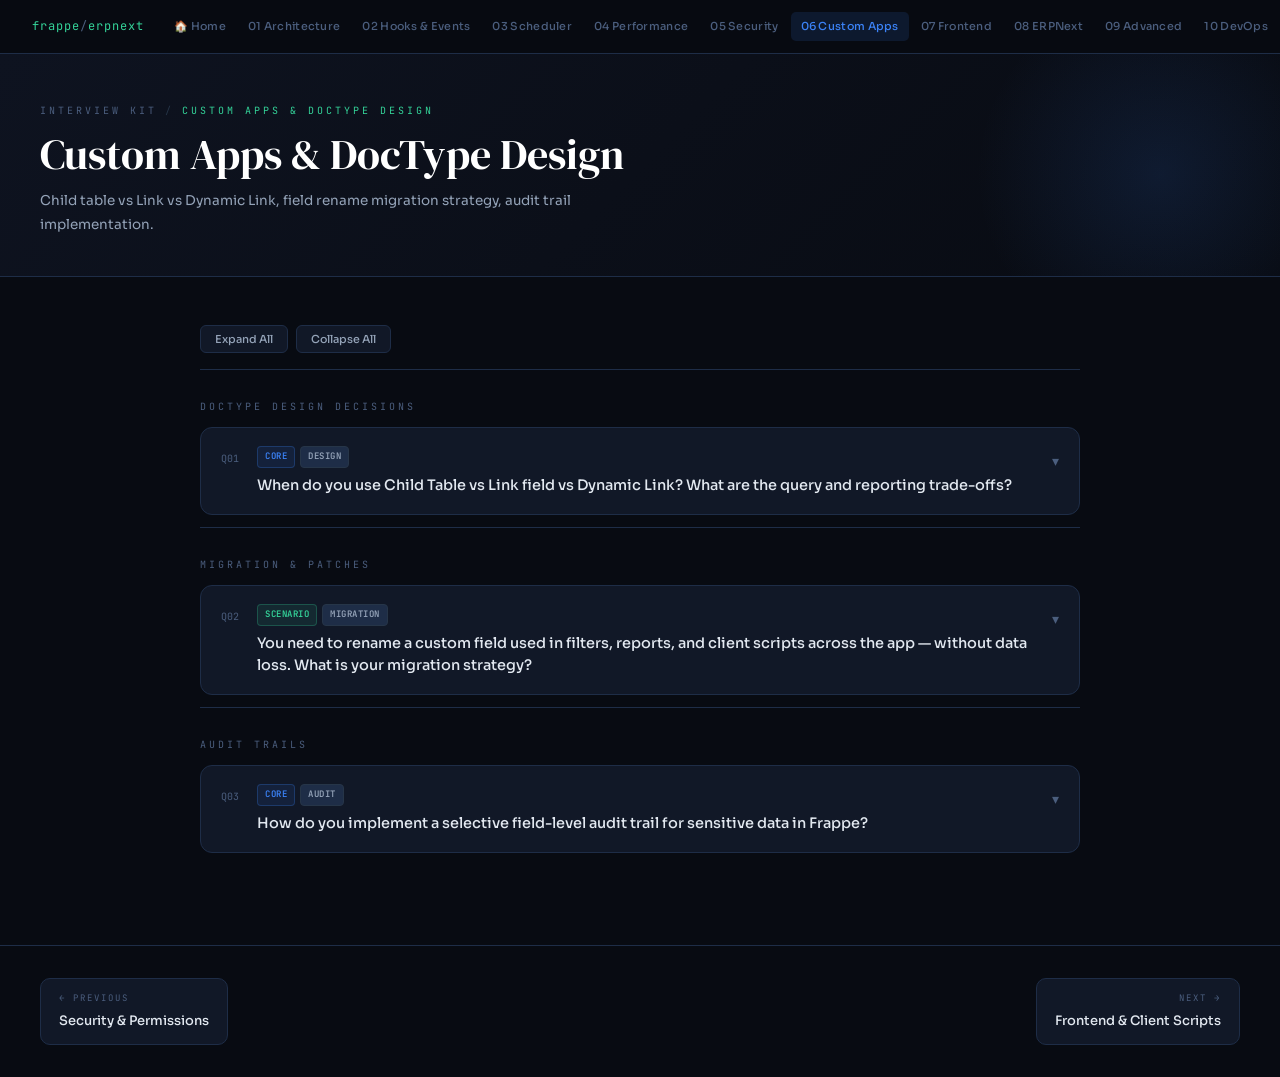
<file: 06-custom-apps-design.html>
<!DOCTYPE html>
<html lang="en">
<head>
<meta charset="UTF-8">
<meta name="viewport" content="width=device-width,initial-scale=1.0">
<title>Custom Apps & DocType Design — Frappe/ERPNext Interview Kit</title>
<style>/* SHARED STYLES — inlined into every page */
@import url('https://fonts.googleapis.com/css2?family=DM+Serif+Display:ital@0;1&family=JetBrains+Mono:wght@400;600&family=Sora:wght@300;400;500;600&display=swap');

:root {
  --bg: #080b12;
  --surface: #0e1320;
  --card: #111827;
  --card-hover: #141d30;
  --border: #1e2d47;
  --border2: #263548;
  --accent: #3b82f6;
  --accent-glow: #3b82f620;
  --green: #34d399;
  --green-glow: #34d39920;
  --orange: #f59e0b;
  --orange-glow: #f59e0b20;
  --red: #f87171;
  --text: #e2e8f0;
  --text2: #94a3b8;
  --muted: #4b5e7e;
  --mono: 'JetBrains Mono', monospace;
  --serif: 'DM Serif Display', serif;
  --sans: 'Sora', sans-serif;
}

*, *::before, *::after { box-sizing: border-box; margin: 0; padding: 0; }

html { scroll-behavior: smooth; }

body {
  background: var(--bg);
  color: var(--text);
  font-family: var(--sans);
  font-size: 14px;
  line-height: 1.7;
  min-height: 100vh;
}

/* TOPBAR NAV */
.topbar {
  position: sticky; top: 0; z-index: 200;
  background: rgba(8,11,18,0.92);
  backdrop-filter: blur(16px);
  border-bottom: 1px solid var(--border);
  padding: 0 32px;
  height: 54px;
  display: flex;
  align-items: center;
  gap: 0;
  justify-content: space-between;
}
.topbar-left { display: flex; align-items: center; gap: 20px; }
.topbar-logo {
  font-family: var(--mono);
  font-size: 12px;
  color: var(--green);
  text-decoration: none;
  letter-spacing: 1px;
  white-space: nowrap;
}
.topbar-logo span { color: var(--muted); }
.topbar-nav {
  display: flex;
  gap: 2px;
  overflow-x: auto;
  scrollbar-width: none;
}
.topbar-nav::-webkit-scrollbar { display: none; }
.nav-link {
  color: var(--muted);
  text-decoration: none;
  font-size: 11px;
  font-weight: 500;
  padding: 5px 10px;
  border-radius: 5px;
  white-space: nowrap;
  transition: all 0.15s;
  letter-spacing: 0.3px;
}
.nav-link:hover { color: var(--text); background: var(--surface); }
.nav-link.active { color: var(--accent); background: var(--accent-glow); }

/* PAGE HERO */
.page-hero {
  padding: 48px 40px 40px;
  border-bottom: 1px solid var(--border);
  background: linear-gradient(135deg, var(--surface) 0%, var(--bg) 100%);
  position: relative;
  overflow: hidden;
}
.page-hero::before {
  content: '';
  position: absolute;
  top: -80px; right: -80px;
  width: 400px; height: 400px;
  background: radial-gradient(circle, var(--accent-glow) 0%, transparent 65%);
  pointer-events: none;
}
.hero-eyebrow {
  font-family: var(--mono);
  font-size: 10px;
  letter-spacing: 3px;
  text-transform: uppercase;
  color: var(--green);
  margin-bottom: 12px;
}
.hero-eyebrow a {
  color: var(--muted);
  text-decoration: none;
  transition: color 0.15s;
}
.hero-eyebrow a:hover { color: var(--text); }
.hero-eyebrow .sep { margin: 0 8px; color: var(--border2); }
.page-title {
  font-family: var(--serif);
  font-size: clamp(26px, 4vw, 42px);
  color: #fff;
  line-height: 1.1;
  margin-bottom: 12px;
}
.page-title em { color: var(--accent); font-style: italic; }
.page-desc {
  color: var(--text2);
  max-width: 600px;
  font-size: 13.5px;
  line-height: 1.75;
}
.hero-stats {
  display: flex;
  gap: 20px;
  margin-top: 24px;
  flex-wrap: wrap;
}
.stat-pill {
  background: var(--card);
  border: 1px solid var(--border);
  border-radius: 8px;
  padding: 8px 14px;
  font-family: var(--mono);
  font-size: 11px;
  color: var(--text2);
}
.stat-pill b { color: var(--text); font-size: 16px; display: block; }

/* MAIN CONTENT AREA */
.content { max-width: 960px; margin: 0 auto; padding: 32px 40px 80px; }

/* SECTION HEADING */
.section-label {
  font-family: var(--mono);
  font-size: 10px;
  letter-spacing: 3px;
  text-transform: uppercase;
  color: var(--muted);
  padding: 28px 0 12px;
  border-top: 1px solid var(--border);
  margin-top: 12px;
}
.section-label:first-child { border-top: none; padding-top: 0; }

/* Q&A CARD */
.qa-card {
  background: var(--card);
  border: 1px solid var(--border);
  border-radius: 12px;
  margin-bottom: 12px;
  overflow: hidden;
  transition: border-color 0.2s;
}
.qa-card:hover { border-color: var(--border2); }

.qa-header {
  padding: 18px 20px;
  cursor: pointer;
  display: flex;
  align-items: flex-start;
  gap: 14px;
  user-select: none;
  -webkit-tap-highlight-color: transparent;
}
.qa-num {
  font-family: var(--mono);
  font-size: 10px;
  color: var(--muted);
  padding-top: 4px;
  min-width: 22px;
}
.qa-meta { flex: 1; }
.qa-tags {
  display: flex;
  gap: 5px;
  flex-wrap: wrap;
  margin-bottom: 7px;
}
.tag {
  font-family: var(--mono);
  font-size: 9px;
  letter-spacing: 0.5px;
  font-weight: 600;
  padding: 2px 7px;
  border-radius: 4px;
  text-transform: uppercase;
}
.tag-q { background: #3b82f618; border: 1px solid #3b82f640; color: var(--accent); }
.tag-scenario { background: #34d39918; border: 1px solid #34d39940; color: var(--green); }
.tag-perf { background: #f59e0b18; border: 1px solid #f59e0b40; color: var(--orange); }
.tag-warn { background: #f8717118; border: 1px solid #f8717140; color: var(--red); }
.tag-topic {
  background: #1e2d47;
  border: 1px solid var(--border2);
  color: var(--text2);
}

.qa-question {
  font-size: 14.5px;
  font-weight: 500;
  color: var(--text);
  line-height: 1.5;
}
.qa-question code {
  font-family: var(--mono);
  background: var(--surface);
  color: var(--orange);
  padding: 1px 5px;
  border-radius: 3px;
  font-size: 12.5px;
}
.qa-chevron {
  color: var(--muted);
  font-size: 14px;
  transition: transform 0.25s;
  padding-top: 4px;
  flex-shrink: 0;
}
.qa-card.open .qa-chevron { transform: rotate(180deg); }

.qa-body {
  display: none;
  padding: 0 20px 20px 56px;
  border-top: 1px solid var(--border);
}
.qa-card.open .qa-body { display: block; }

.ans-label {
  font-family: var(--mono);
  font-size: 9px;
  letter-spacing: 2.5px;
  text-transform: uppercase;
  color: var(--green);
  margin: 14px 0 10px;
}

.ans {
  color: #b0bcd4;
  font-size: 13.5px;
  line-height: 1.85;
}
.ans p { margin-bottom: 9px; }
.ans p:last-child { margin-bottom: 0; }
.ans strong { color: var(--text); font-weight: 600; }
.ans em { color: var(--orange); font-style: normal; }

.ans code {
  font-family: var(--mono);
  background: #0a0f1c;
  border: 1px solid var(--border);
  color: var(--orange);
  padding: 1px 5px;
  border-radius: 3px;
  font-size: 12px;
}

pre.codeblock {
  font-family: var(--mono);
  background: #060a12;
  border: 1px solid var(--border);
  border-left: 3px solid var(--accent);
  border-radius: 8px;
  padding: 14px 16px;
  font-size: 12px;
  line-height: 1.75;
  color: #8fa8cc;
  overflow-x: auto;
  margin: 12px 0;
  white-space: pre;
}
pre.codeblock .kw { color: #60a5fa; }
pre.codeblock .fn { color: #a78bfa; }
pre.codeblock .str { color: #34d399; }
pre.codeblock .cm { color: #3d5273; font-style: italic; }
pre.codeblock .num { color: var(--orange); }

.tip {
  background: #34d39910;
  border: 1px solid #34d39928;
  border-radius: 8px;
  padding: 11px 14px;
  margin-top: 12px;
  font-size: 13px;
  color: #a7f3d0;
}
.tip::before { content: '💡 '; }

.warn {
  background: #f8717110;
  border: 1px solid #f8717130;
  border-radius: 8px;
  padding: 11px 14px;
  margin-top: 12px;
  font-size: 13px;
  color: #fca5a5;
}
.warn::before { content: '⚠️ '; }

/* EXPAND ALL TOOLBAR */
.toolbar {
  display: flex;
  gap: 8px;
  padding: 16px 0 4px;
  flex-wrap: wrap;
}
.tb-btn {
  background: var(--card);
  border: 1px solid var(--border);
  color: var(--text2);
  padding: 6px 14px;
  border-radius: 6px;
  font-size: 11px;
  font-family: var(--sans);
  cursor: pointer;
  transition: all 0.15s;
  font-weight: 500;
}
.tb-btn:hover { border-color: var(--accent); color: var(--accent); }

/* FOOTER NAV */
.page-footer {
  border-top: 1px solid var(--border);
  padding: 32px 40px;
  display: flex;
  justify-content: space-between;
  gap: 16px;
  flex-wrap: wrap;
}
.footer-nav-btn {
  display: flex;
  flex-direction: column;
  gap: 3px;
  text-decoration: none;
  padding: 12px 18px;
  border: 1px solid var(--border);
  border-radius: 10px;
  background: var(--card);
  transition: all 0.15s;
  min-width: 160px;
}
.footer-nav-btn:hover { border-color: var(--accent); background: var(--card-hover); }
.footer-nav-btn .fnb-dir {
  font-family: var(--mono);
  font-size: 9px;
  letter-spacing: 2px;
  text-transform: uppercase;
  color: var(--muted);
}
.footer-nav-btn .fnb-title {
  font-size: 13px;
  font-weight: 500;
  color: var(--text);
}
.footer-nav-btn.next { text-align: right; }

@media (max-width: 640px) {
  .topbar { padding: 0 16px; }
  .page-hero, .content, .page-footer { padding-left: 18px; padding-right: 18px; }
  .qa-body { padding-left: 18px; }
  .topbar-nav { display: none; }
}
</style>
</head>
<body>
<nav class="topbar">
  <div class="topbar-left">
    <a class="topbar-logo" href="index.html">frappe<span>/</span>erpnext</a>
    <div class="topbar-nav"><a href="index.html" class="nav-link">🏠 Home</a>
<a href="01-architecture.html" class="nav-link">01 Architecture</a>
<a href="02-hooks-events.html" class="nav-link">02 Hooks & Events</a>
<a href="03-scheduler-workers.html" class="nav-link">03 Scheduler</a>
<a href="04-performance-db.html" class="nav-link">04 Performance</a>
<a href="05-security-permissions.html" class="nav-link">05 Security</a>
<a href="06-custom-apps-design.html" class="nav-link active">06 Custom Apps</a>
<a href="07-frontend-client-scripts.html" class="nav-link">07 Frontend</a>
<a href="08-erpnext-domain.html" class="nav-link">08 ERPNext</a>
<a href="09-advanced.html" class="nav-link">09 Advanced</a>
<a href="10-deployment-devops.html" class="nav-link">10 DevOps</a>
<a href="11-testing-debugging.html" class="nav-link">11 Testing</a>
<a href="12-integrations-api.html" class="nav-link">12 Integrations</a>
</div>
  </div>
</nav>
<div class="page-hero">
  <div class="hero-eyebrow"><a href="index.html">Interview Kit</a><span class="sep">/</span>Custom Apps & DocType Design</div>
  <div class="page-title">Custom Apps & DocType Design</div>
  <p class="page-desc">Child table vs Link vs Dynamic Link, field rename migration strategy, audit trail implementation.</p>
</div>
<div class="content">
<div class="toolbar">
  <button class="tb-btn" onclick="document.querySelectorAll('.qa-card').forEach(c=>c.classList.add('open'))">Expand All</button>
  <button class="tb-btn" onclick="document.querySelectorAll('.qa-card').forEach(c=>c.classList.remove('open'))">Collapse All</button>
</div>
<div class="section-label">DocType Design Decisions</div><div class="qa-card">
  <div class="qa-header" onclick="t(this)">
    <div class="qa-num">Q01</div>
    <div class="qa-meta">
      <div class="qa-tags"><span class="tag tag-q">CORE</span><span class="tag tag-topic">DESIGN</span></div>
      <div class="qa-question">When do you use Child Table vs Link field vs Dynamic Link? What are the query and reporting trade-offs?</div>
    </div>
    <div class="qa-chevron">▾</div>
  </div>
  <div class="qa-body">
    <div class="ans-label">Answer</div>
    <div class="ans"><p><strong>Child Table:</strong> Multiple rows of the same structure owned by a parent. Stored in separate DB table (<code>tabSales Invoice Item</code>). Rows are deleted when parent is deleted. Use for line items, sub-records with multiple entries.</p><p><strong>Link field:</strong> Foreign key to a specific DocType. Type-safe, indexable. Standard ORM filters work. Best for relationships like Invoice → Customer.</p><p><strong>Dynamic Link:</strong> Combo of a <code>link_doctype</code> selector + value field. Flexible — link to any DocType. Cannot be efficiently indexed because the target table is only known at runtime.</p><p><strong>Reporting trade-offs:</strong></p><pre class="codeblock">-- Link field (fast — static JOIN)
SELECT si.name, c.customer_name
FROM `tabSales Invoice` si
JOIN `tabCustomer` c ON c.name = si.customer  -- indexed

-- Dynamic Link (slow — runtime table resolution)
-- Cannot create a useful static index on the value field
-- because the table name is stored in another column</pre><div class="warn">For reporting-heavy DocTypes, always prefer Link over Dynamic Link. Dynamic Links kill query performance at scale.</div></div>
  </div>
</div><div class="section-label">Migration & Patches</div><div class="qa-card">
  <div class="qa-header" onclick="t(this)">
    <div class="qa-num">Q02</div>
    <div class="qa-meta">
      <div class="qa-tags"><span class="tag tag-scenario">SCENARIO</span><span class="tag tag-topic">MIGRATION</span></div>
      <div class="qa-question">You need to rename a custom field used in filters, reports, and client scripts across the app — without data loss. What is your migration strategy?</div>
    </div>
    <div class="qa-chevron">▾</div>
  </div>
  <div class="qa-body">
    <div class="ans-label">Answer</div>
    <div class="ans"><p><strong>NEVER rename directly in DocType JSON — it drops and recreates the column, losing all data.</strong></p><p><strong>Safe 5-step strategy:</strong></p><p>1. <strong>Add new field</strong> alongside old (both exist in DocType)</p><p>2. <strong>Write a patch</strong> to copy data from old → new:</p><pre class="codeblock"># myapp/patches/v2_0/rename_custom_field.py
def execute():
    frappe.db.sql("""
        UPDATE `tabMyDocType`
        SET new_field_name = old_field_name
        WHERE old_field_name IS NOT NULL
          AND (new_field_name IS NULL OR new_field_name = '')
    """)
    frappe.db.commit()</pre><p>3. <strong>Update all references</strong> — grep codebase for old field name:</p><pre class="codeblock"># Find all references
grep -r "old_field_name" apps/myapp/ --include="*.py"
grep -r "old_field_name" apps/myapp/ --include="*.js"
grep -r "old_field_name" apps/myapp/ --include="*.json" </pre><p>4. <strong>Mark old field as hidden</strong> — deploy, monitor for one sprint</p><p>5. <strong>Delete old field</strong> in next release after confirming zero references</p><div class="tip">Add the patch to patches.txt BEFORE deploying the DocType change — data migration should run before any code tries to read the new field.</div></div>
  </div>
</div><div class="section-label">Audit Trails</div><div class="qa-card">
  <div class="qa-header" onclick="t(this)">
    <div class="qa-num">Q03</div>
    <div class="qa-meta">
      <div class="qa-tags"><span class="tag tag-q">CORE</span><span class="tag tag-topic">AUDIT</span></div>
      <div class="qa-question">How do you implement a selective field-level audit trail for sensitive data in Frappe?</div>
    </div>
    <div class="qa-chevron">▾</div>
  </div>
  <div class="qa-body">
    <div class="ans-label">Answer</div>
    <div class="ans"><p><strong>Built-in versioning</strong> (Track Changes on DocType) tracks all fields as JSON diffs — too noisy for compliance use cases.</p><p><strong>Custom field-level audit trail:</strong></p><pre class="codeblock"># hooks.py
doc_events = {
    "Customer": {"on_update": "myapp.audit.log_changes"}
}

# myapp/audit.py
SENSITIVE_FIELDS = ["pan_number", "credit_limit", "gst_number"]

def log_changes(doc, method):
    old = doc.get_doc_before_save()
    if not old:
        return  # new record, no diff

    for field in SENSITIVE_FIELDS:
        old_val = old.get(field)
        new_val = doc.get(field)
        if str(old_val or "") != str(new_val or ""):
            frappe.get_doc({
                "doctype": "Field Audit Log",
                "reference_doctype": doc.doctype,
                "reference_name": doc.name,
                "field_name": field,
                "old_value": str(old_val or ""),
                "new_value": str(new_val or ""),
                "changed_by": frappe.session.user,
                "ip_address": frappe.local.request_ip
            }).insert(ignore_permissions=True)</pre><div class="tip">Create the 'Field Audit Log' DocType with is_submittable=False and track_changes=False to avoid recursive audit loops.</div></div>
  </div>
</div>
</div>
<div class="page-footer"><a href="05-security-permissions.html" class="footer-nav-btn"><span class="fnb-dir">← Previous</span><span class="fnb-title">Security & Permissions</span></a><a href="07-frontend-client-scripts.html" class="footer-nav-btn next"><span class="fnb-dir">Next →</span><span class="fnb-title">Frontend & Client Scripts</span></a></div>
<script>
function t(h){h.closest('.qa-card').classList.toggle('open');}
</script>
</body>
</html>
</file>
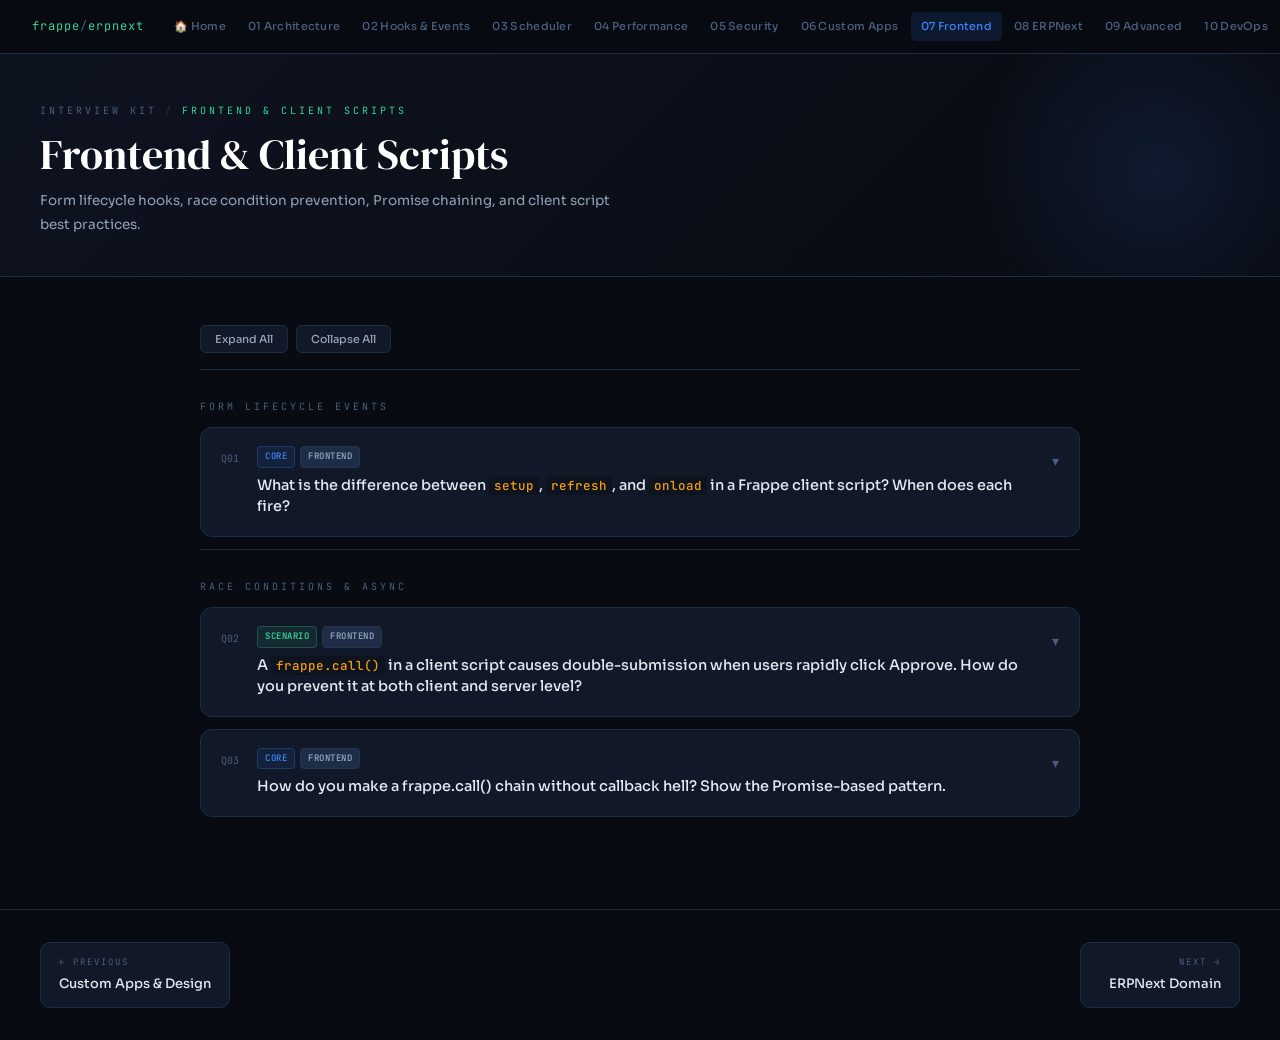
<file: 07-frontend-client-scripts.html>
<!DOCTYPE html>
<html lang="en">
<head>
<meta charset="UTF-8">
<meta name="viewport" content="width=device-width,initial-scale=1.0">
<title>Frontend & Client Scripts — Frappe/ERPNext Interview Kit</title>
<style>/* SHARED STYLES — inlined into every page */
@import url('https://fonts.googleapis.com/css2?family=DM+Serif+Display:ital@0;1&family=JetBrains+Mono:wght@400;600&family=Sora:wght@300;400;500;600&display=swap');

:root {
  --bg: #080b12;
  --surface: #0e1320;
  --card: #111827;
  --card-hover: #141d30;
  --border: #1e2d47;
  --border2: #263548;
  --accent: #3b82f6;
  --accent-glow: #3b82f620;
  --green: #34d399;
  --green-glow: #34d39920;
  --orange: #f59e0b;
  --orange-glow: #f59e0b20;
  --red: #f87171;
  --text: #e2e8f0;
  --text2: #94a3b8;
  --muted: #4b5e7e;
  --mono: 'JetBrains Mono', monospace;
  --serif: 'DM Serif Display', serif;
  --sans: 'Sora', sans-serif;
}

*, *::before, *::after { box-sizing: border-box; margin: 0; padding: 0; }

html { scroll-behavior: smooth; }

body {
  background: var(--bg);
  color: var(--text);
  font-family: var(--sans);
  font-size: 14px;
  line-height: 1.7;
  min-height: 100vh;
}

/* TOPBAR NAV */
.topbar {
  position: sticky; top: 0; z-index: 200;
  background: rgba(8,11,18,0.92);
  backdrop-filter: blur(16px);
  border-bottom: 1px solid var(--border);
  padding: 0 32px;
  height: 54px;
  display: flex;
  align-items: center;
  gap: 0;
  justify-content: space-between;
}
.topbar-left { display: flex; align-items: center; gap: 20px; }
.topbar-logo {
  font-family: var(--mono);
  font-size: 12px;
  color: var(--green);
  text-decoration: none;
  letter-spacing: 1px;
  white-space: nowrap;
}
.topbar-logo span { color: var(--muted); }
.topbar-nav {
  display: flex;
  gap: 2px;
  overflow-x: auto;
  scrollbar-width: none;
}
.topbar-nav::-webkit-scrollbar { display: none; }
.nav-link {
  color: var(--muted);
  text-decoration: none;
  font-size: 11px;
  font-weight: 500;
  padding: 5px 10px;
  border-radius: 5px;
  white-space: nowrap;
  transition: all 0.15s;
  letter-spacing: 0.3px;
}
.nav-link:hover { color: var(--text); background: var(--surface); }
.nav-link.active { color: var(--accent); background: var(--accent-glow); }

/* PAGE HERO */
.page-hero {
  padding: 48px 40px 40px;
  border-bottom: 1px solid var(--border);
  background: linear-gradient(135deg, var(--surface) 0%, var(--bg) 100%);
  position: relative;
  overflow: hidden;
}
.page-hero::before {
  content: '';
  position: absolute;
  top: -80px; right: -80px;
  width: 400px; height: 400px;
  background: radial-gradient(circle, var(--accent-glow) 0%, transparent 65%);
  pointer-events: none;
}
.hero-eyebrow {
  font-family: var(--mono);
  font-size: 10px;
  letter-spacing: 3px;
  text-transform: uppercase;
  color: var(--green);
  margin-bottom: 12px;
}
.hero-eyebrow a {
  color: var(--muted);
  text-decoration: none;
  transition: color 0.15s;
}
.hero-eyebrow a:hover { color: var(--text); }
.hero-eyebrow .sep { margin: 0 8px; color: var(--border2); }
.page-title {
  font-family: var(--serif);
  font-size: clamp(26px, 4vw, 42px);
  color: #fff;
  line-height: 1.1;
  margin-bottom: 12px;
}
.page-title em { color: var(--accent); font-style: italic; }
.page-desc {
  color: var(--text2);
  max-width: 600px;
  font-size: 13.5px;
  line-height: 1.75;
}
.hero-stats {
  display: flex;
  gap: 20px;
  margin-top: 24px;
  flex-wrap: wrap;
}
.stat-pill {
  background: var(--card);
  border: 1px solid var(--border);
  border-radius: 8px;
  padding: 8px 14px;
  font-family: var(--mono);
  font-size: 11px;
  color: var(--text2);
}
.stat-pill b { color: var(--text); font-size: 16px; display: block; }

/* MAIN CONTENT AREA */
.content { max-width: 960px; margin: 0 auto; padding: 32px 40px 80px; }

/* SECTION HEADING */
.section-label {
  font-family: var(--mono);
  font-size: 10px;
  letter-spacing: 3px;
  text-transform: uppercase;
  color: var(--muted);
  padding: 28px 0 12px;
  border-top: 1px solid var(--border);
  margin-top: 12px;
}
.section-label:first-child { border-top: none; padding-top: 0; }

/* Q&A CARD */
.qa-card {
  background: var(--card);
  border: 1px solid var(--border);
  border-radius: 12px;
  margin-bottom: 12px;
  overflow: hidden;
  transition: border-color 0.2s;
}
.qa-card:hover { border-color: var(--border2); }

.qa-header {
  padding: 18px 20px;
  cursor: pointer;
  display: flex;
  align-items: flex-start;
  gap: 14px;
  user-select: none;
  -webkit-tap-highlight-color: transparent;
}
.qa-num {
  font-family: var(--mono);
  font-size: 10px;
  color: var(--muted);
  padding-top: 4px;
  min-width: 22px;
}
.qa-meta { flex: 1; }
.qa-tags {
  display: flex;
  gap: 5px;
  flex-wrap: wrap;
  margin-bottom: 7px;
}
.tag {
  font-family: var(--mono);
  font-size: 9px;
  letter-spacing: 0.5px;
  font-weight: 600;
  padding: 2px 7px;
  border-radius: 4px;
  text-transform: uppercase;
}
.tag-q { background: #3b82f618; border: 1px solid #3b82f640; color: var(--accent); }
.tag-scenario { background: #34d39918; border: 1px solid #34d39940; color: var(--green); }
.tag-perf { background: #f59e0b18; border: 1px solid #f59e0b40; color: var(--orange); }
.tag-warn { background: #f8717118; border: 1px solid #f8717140; color: var(--red); }
.tag-topic {
  background: #1e2d47;
  border: 1px solid var(--border2);
  color: var(--text2);
}

.qa-question {
  font-size: 14.5px;
  font-weight: 500;
  color: var(--text);
  line-height: 1.5;
}
.qa-question code {
  font-family: var(--mono);
  background: var(--surface);
  color: var(--orange);
  padding: 1px 5px;
  border-radius: 3px;
  font-size: 12.5px;
}
.qa-chevron {
  color: var(--muted);
  font-size: 14px;
  transition: transform 0.25s;
  padding-top: 4px;
  flex-shrink: 0;
}
.qa-card.open .qa-chevron { transform: rotate(180deg); }

.qa-body {
  display: none;
  padding: 0 20px 20px 56px;
  border-top: 1px solid var(--border);
}
.qa-card.open .qa-body { display: block; }

.ans-label {
  font-family: var(--mono);
  font-size: 9px;
  letter-spacing: 2.5px;
  text-transform: uppercase;
  color: var(--green);
  margin: 14px 0 10px;
}

.ans {
  color: #b0bcd4;
  font-size: 13.5px;
  line-height: 1.85;
}
.ans p { margin-bottom: 9px; }
.ans p:last-child { margin-bottom: 0; }
.ans strong { color: var(--text); font-weight: 600; }
.ans em { color: var(--orange); font-style: normal; }

.ans code {
  font-family: var(--mono);
  background: #0a0f1c;
  border: 1px solid var(--border);
  color: var(--orange);
  padding: 1px 5px;
  border-radius: 3px;
  font-size: 12px;
}

pre.codeblock {
  font-family: var(--mono);
  background: #060a12;
  border: 1px solid var(--border);
  border-left: 3px solid var(--accent);
  border-radius: 8px;
  padding: 14px 16px;
  font-size: 12px;
  line-height: 1.75;
  color: #8fa8cc;
  overflow-x: auto;
  margin: 12px 0;
  white-space: pre;
}
pre.codeblock .kw { color: #60a5fa; }
pre.codeblock .fn { color: #a78bfa; }
pre.codeblock .str { color: #34d399; }
pre.codeblock .cm { color: #3d5273; font-style: italic; }
pre.codeblock .num { color: var(--orange); }

.tip {
  background: #34d39910;
  border: 1px solid #34d39928;
  border-radius: 8px;
  padding: 11px 14px;
  margin-top: 12px;
  font-size: 13px;
  color: #a7f3d0;
}
.tip::before { content: '💡 '; }

.warn {
  background: #f8717110;
  border: 1px solid #f8717130;
  border-radius: 8px;
  padding: 11px 14px;
  margin-top: 12px;
  font-size: 13px;
  color: #fca5a5;
}
.warn::before { content: '⚠️ '; }

/* EXPAND ALL TOOLBAR */
.toolbar {
  display: flex;
  gap: 8px;
  padding: 16px 0 4px;
  flex-wrap: wrap;
}
.tb-btn {
  background: var(--card);
  border: 1px solid var(--border);
  color: var(--text2);
  padding: 6px 14px;
  border-radius: 6px;
  font-size: 11px;
  font-family: var(--sans);
  cursor: pointer;
  transition: all 0.15s;
  font-weight: 500;
}
.tb-btn:hover { border-color: var(--accent); color: var(--accent); }

/* FOOTER NAV */
.page-footer {
  border-top: 1px solid var(--border);
  padding: 32px 40px;
  display: flex;
  justify-content: space-between;
  gap: 16px;
  flex-wrap: wrap;
}
.footer-nav-btn {
  display: flex;
  flex-direction: column;
  gap: 3px;
  text-decoration: none;
  padding: 12px 18px;
  border: 1px solid var(--border);
  border-radius: 10px;
  background: var(--card);
  transition: all 0.15s;
  min-width: 160px;
}
.footer-nav-btn:hover { border-color: var(--accent); background: var(--card-hover); }
.footer-nav-btn .fnb-dir {
  font-family: var(--mono);
  font-size: 9px;
  letter-spacing: 2px;
  text-transform: uppercase;
  color: var(--muted);
}
.footer-nav-btn .fnb-title {
  font-size: 13px;
  font-weight: 500;
  color: var(--text);
}
.footer-nav-btn.next { text-align: right; }

@media (max-width: 640px) {
  .topbar { padding: 0 16px; }
  .page-hero, .content, .page-footer { padding-left: 18px; padding-right: 18px; }
  .qa-body { padding-left: 18px; }
  .topbar-nav { display: none; }
}
</style>
</head>
<body>
<nav class="topbar">
  <div class="topbar-left">
    <a class="topbar-logo" href="index.html">frappe<span>/</span>erpnext</a>
    <div class="topbar-nav"><a href="index.html" class="nav-link">🏠 Home</a>
<a href="01-architecture.html" class="nav-link">01 Architecture</a>
<a href="02-hooks-events.html" class="nav-link">02 Hooks & Events</a>
<a href="03-scheduler-workers.html" class="nav-link">03 Scheduler</a>
<a href="04-performance-db.html" class="nav-link">04 Performance</a>
<a href="05-security-permissions.html" class="nav-link">05 Security</a>
<a href="06-custom-apps-design.html" class="nav-link">06 Custom Apps</a>
<a href="07-frontend-client-scripts.html" class="nav-link active">07 Frontend</a>
<a href="08-erpnext-domain.html" class="nav-link">08 ERPNext</a>
<a href="09-advanced.html" class="nav-link">09 Advanced</a>
<a href="10-deployment-devops.html" class="nav-link">10 DevOps</a>
<a href="11-testing-debugging.html" class="nav-link">11 Testing</a>
<a href="12-integrations-api.html" class="nav-link">12 Integrations</a>
</div>
  </div>
</nav>
<div class="page-hero">
  <div class="hero-eyebrow"><a href="index.html">Interview Kit</a><span class="sep">/</span>Frontend & Client Scripts</div>
  <div class="page-title">Frontend & Client Scripts</div>
  <p class="page-desc">Form lifecycle hooks, race condition prevention, Promise chaining, and client script best practices.</p>
</div>
<div class="content">
<div class="toolbar">
  <button class="tb-btn" onclick="document.querySelectorAll('.qa-card').forEach(c=>c.classList.add('open'))">Expand All</button>
  <button class="tb-btn" onclick="document.querySelectorAll('.qa-card').forEach(c=>c.classList.remove('open'))">Collapse All</button>
</div>
<div class="section-label">Form Lifecycle Events</div><div class="qa-card">
  <div class="qa-header" onclick="t(this)">
    <div class="qa-num">Q01</div>
    <div class="qa-meta">
      <div class="qa-tags"><span class="tag tag-q">CORE</span><span class="tag tag-topic">FRONTEND</span></div>
      <div class="qa-question">What is the difference between <code>setup</code>, <code>refresh</code>, and <code>onload</code> in a Frappe client script? When does each fire?</div>
    </div>
    <div class="qa-chevron">▾</div>
  </div>
  <div class="qa-body">
    <div class="ans-label">Answer</div>
    <div class="ans"><p><strong>onload:</strong> Fires once when the form first loads into the browser. Good for one-time setup based on URL params or route context. Does NOT re-fire on save or when navigating back to same doc.</p><p><strong>setup:</strong> Fires once after the form controller class is instantiated. Good for binding set_query filters, formatters, and event listeners. Also fires only once per form lifetime in the browser tab.</p><p><strong>refresh:</strong> Fires every time the form is rendered or re-rendered — initial load, after save, after submit, after route change back. <strong>Most commonly used hook.</strong> Use for conditional UI: show/hide fields, add custom buttons based on doc state.</p><pre class="codeblock">frappe.ui.form.on("Sales Order", {
    setup(frm) {
        // Once: configure Link field query
        frm.set_query("territory", () => ({
            filters: { is_group: 0, disabled: 0 }
        }));
    },

    onload(frm) {
        // Once: read URL param
        const src = frappe.utils.get_url_arg("source");
        if (src) frm.set_value("lead_source", src);
    },

    refresh(frm) {
        // Every render: conditional button
        frm.remove_custom_button("Approve");
        if (frm.doc.docstatus === 0 &&
            frm.doc.status === "Pending Approval") {
            frm.add_custom_button("Approve",
                () => approve_order(frm));
        }
    }
});</pre><div class="warn">Always remove_custom_button before add_custom_button inside refresh — otherwise buttons accumulate on each render.</div></div>
  </div>
</div><div class="section-label">Race Conditions & Async</div><div class="qa-card">
  <div class="qa-header" onclick="t(this)">
    <div class="qa-num">Q02</div>
    <div class="qa-meta">
      <div class="qa-tags"><span class="tag tag-scenario">SCENARIO</span><span class="tag tag-topic">FRONTEND</span></div>
      <div class="qa-question">A <code>frappe.call()</code> in a client script causes double-submission when users rapidly click Approve. How do you prevent it at both client and server level?</div>
    </div>
    <div class="qa-chevron">▾</div>
  </div>
  <div class="qa-body">
    <div class="ans-label">Answer</div>
    <div class="ans"><p><strong>Client-side prevention:</strong></p><pre class="codeblock">let submitting = false;

frappe.ui.form.on("Loan Application", {
    refresh(frm) {
        frm.add_custom_button("Approve", function() {
            if (submitting) return;  // guard
            submitting = true;

            frappe.call({
                method: "myapp.api.approve_loan",
                args: { name: frm.doc.name },
                freeze: true,          // disables the whole form
                freeze_message: "Approving...",
                callback(r) {
                    submitting = false;
                    frm.reload_doc();
                },
                error() {
                    submitting = false;
                }
            });
        });
    }
});</pre><p><strong>Server-side guard (mandatory — client guard is UX only):</strong></p><pre class="codeblock">@frappe.whitelist()
def approve_loan(name):
    doc = frappe.get_doc("Loan Application", name)
    # Optimistic lock: check status before mutating
    if doc.status != "Pending Approval":
        frappe.throw(
            f"Already processed (status: {doc.status})",
            frappe.ValidationError
        )
    doc.db_set("status", "Approved")
    frappe.db.commit()</pre><div class="tip">frappe.call() with freeze:true is the fastest UX fix. But server-side status check is the only security guarantee.</div></div>
  </div>
</div><div class="qa-card">
  <div class="qa-header" onclick="t(this)">
    <div class="qa-num">Q03</div>
    <div class="qa-meta">
      <div class="qa-tags"><span class="tag tag-q">CORE</span><span class="tag tag-topic">FRONTEND</span></div>
      <div class="qa-question">How do you make a frappe.call() chain without callback hell? Show the Promise-based pattern.</div>
    </div>
    <div class="qa-chevron">▾</div>
  </div>
  <div class="qa-body">
    <div class="ans-label">Answer</div>
    <div class="ans"><p>Frappe's <code>frappe.call()</code> returns a jQuery Deferred — you can use <code>.then()</code> chaining:</p><pre class="codeblock">// Promise chain
frappe.call({
    method: "myapp.api.get_customer_details",
    args: { customer: frm.doc.customer }
}).then(r => {
    const details = r.message;
    frm.set_value("credit_limit", details.credit_limit);

    // Chained call
    return frappe.call({
        method: "myapp.api.check_outstanding",
        args: { customer: frm.doc.customer }
    });
}).then(r => {
    if (r.message.outstanding > frm.doc.grand_total) {
        frappe.show_alert({
            message: "Customer has outstanding dues",
            indicator: "orange"
        });
    }
}).catch(err => {
    frappe.msgprint("Failed to load customer details");
    console.error(err);
});</pre><div class="tip">For parallel calls, use Promise.all with frappe.call() — much faster than sequential chains when calls are independent.</div></div>
  </div>
</div>
</div>
<div class="page-footer"><a href="06-custom-apps-design.html" class="footer-nav-btn"><span class="fnb-dir">← Previous</span><span class="fnb-title">Custom Apps & Design</span></a><a href="08-erpnext-domain.html" class="footer-nav-btn next"><span class="fnb-dir">Next →</span><span class="fnb-title">ERPNext Domain</span></a></div>
<script>
function t(h){h.closest('.qa-card').classList.toggle('open');}
</script>
</body>
</html>
</file>
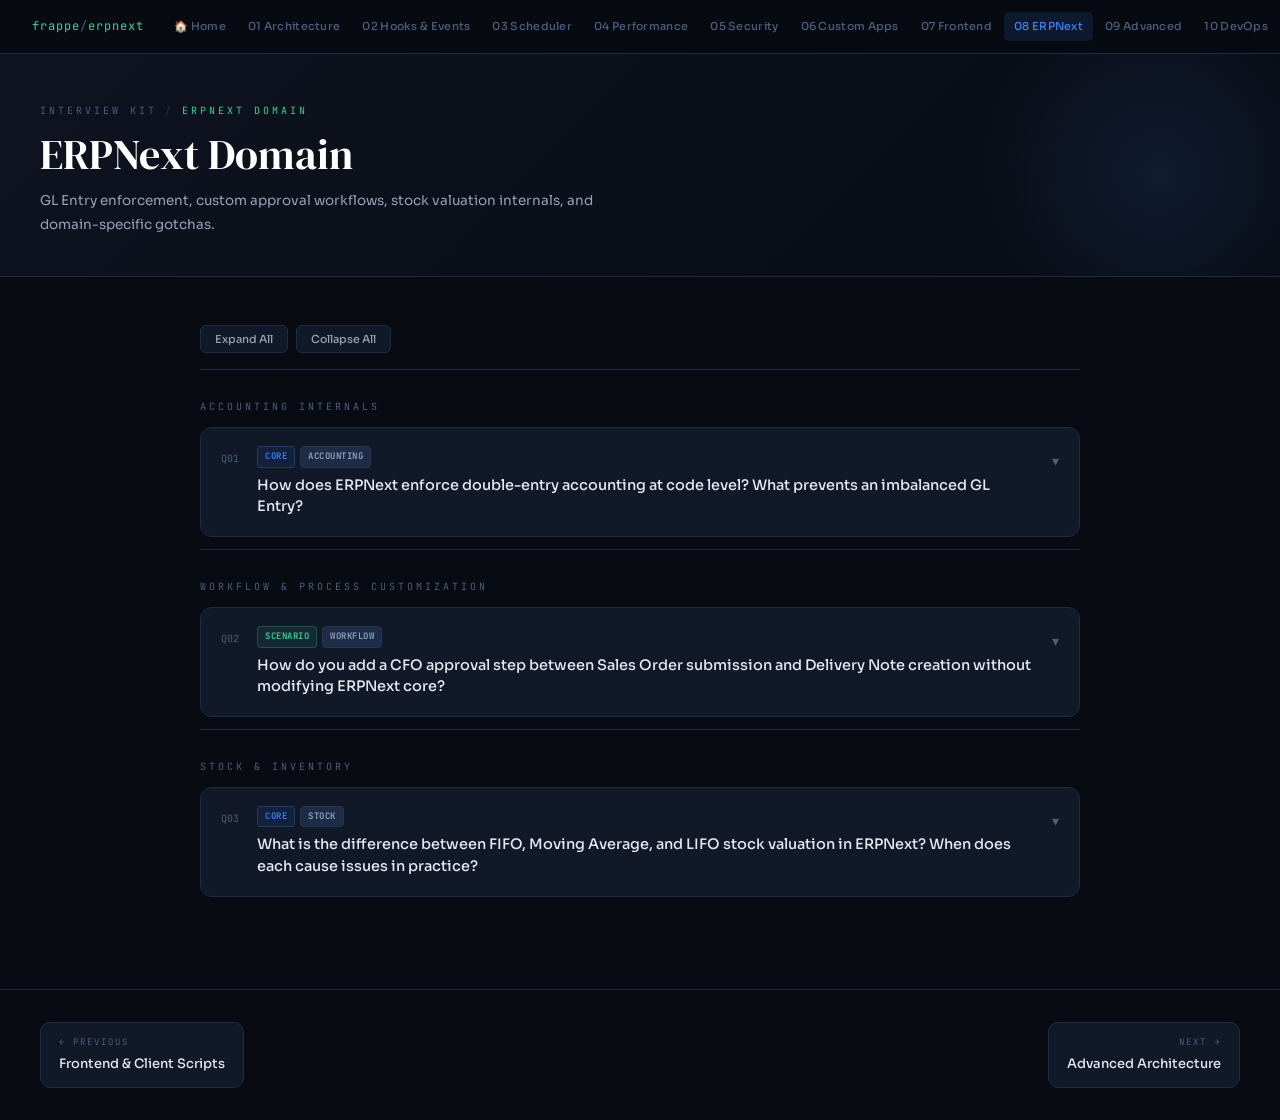
<file: 08-erpnext-domain.html>
<!DOCTYPE html>
<html lang="en">
<head>
<meta charset="UTF-8">
<meta name="viewport" content="width=device-width,initial-scale=1.0">
<title>ERPNext Domain — Frappe/ERPNext Interview Kit</title>
<style>/* SHARED STYLES — inlined into every page */
@import url('https://fonts.googleapis.com/css2?family=DM+Serif+Display:ital@0;1&family=JetBrains+Mono:wght@400;600&family=Sora:wght@300;400;500;600&display=swap');

:root {
  --bg: #080b12;
  --surface: #0e1320;
  --card: #111827;
  --card-hover: #141d30;
  --border: #1e2d47;
  --border2: #263548;
  --accent: #3b82f6;
  --accent-glow: #3b82f620;
  --green: #34d399;
  --green-glow: #34d39920;
  --orange: #f59e0b;
  --orange-glow: #f59e0b20;
  --red: #f87171;
  --text: #e2e8f0;
  --text2: #94a3b8;
  --muted: #4b5e7e;
  --mono: 'JetBrains Mono', monospace;
  --serif: 'DM Serif Display', serif;
  --sans: 'Sora', sans-serif;
}

*, *::before, *::after { box-sizing: border-box; margin: 0; padding: 0; }

html { scroll-behavior: smooth; }

body {
  background: var(--bg);
  color: var(--text);
  font-family: var(--sans);
  font-size: 14px;
  line-height: 1.7;
  min-height: 100vh;
}

/* TOPBAR NAV */
.topbar {
  position: sticky; top: 0; z-index: 200;
  background: rgba(8,11,18,0.92);
  backdrop-filter: blur(16px);
  border-bottom: 1px solid var(--border);
  padding: 0 32px;
  height: 54px;
  display: flex;
  align-items: center;
  gap: 0;
  justify-content: space-between;
}
.topbar-left { display: flex; align-items: center; gap: 20px; }
.topbar-logo {
  font-family: var(--mono);
  font-size: 12px;
  color: var(--green);
  text-decoration: none;
  letter-spacing: 1px;
  white-space: nowrap;
}
.topbar-logo span { color: var(--muted); }
.topbar-nav {
  display: flex;
  gap: 2px;
  overflow-x: auto;
  scrollbar-width: none;
}
.topbar-nav::-webkit-scrollbar { display: none; }
.nav-link {
  color: var(--muted);
  text-decoration: none;
  font-size: 11px;
  font-weight: 500;
  padding: 5px 10px;
  border-radius: 5px;
  white-space: nowrap;
  transition: all 0.15s;
  letter-spacing: 0.3px;
}
.nav-link:hover { color: var(--text); background: var(--surface); }
.nav-link.active { color: var(--accent); background: var(--accent-glow); }

/* PAGE HERO */
.page-hero {
  padding: 48px 40px 40px;
  border-bottom: 1px solid var(--border);
  background: linear-gradient(135deg, var(--surface) 0%, var(--bg) 100%);
  position: relative;
  overflow: hidden;
}
.page-hero::before {
  content: '';
  position: absolute;
  top: -80px; right: -80px;
  width: 400px; height: 400px;
  background: radial-gradient(circle, var(--accent-glow) 0%, transparent 65%);
  pointer-events: none;
}
.hero-eyebrow {
  font-family: var(--mono);
  font-size: 10px;
  letter-spacing: 3px;
  text-transform: uppercase;
  color: var(--green);
  margin-bottom: 12px;
}
.hero-eyebrow a {
  color: var(--muted);
  text-decoration: none;
  transition: color 0.15s;
}
.hero-eyebrow a:hover { color: var(--text); }
.hero-eyebrow .sep { margin: 0 8px; color: var(--border2); }
.page-title {
  font-family: var(--serif);
  font-size: clamp(26px, 4vw, 42px);
  color: #fff;
  line-height: 1.1;
  margin-bottom: 12px;
}
.page-title em { color: var(--accent); font-style: italic; }
.page-desc {
  color: var(--text2);
  max-width: 600px;
  font-size: 13.5px;
  line-height: 1.75;
}
.hero-stats {
  display: flex;
  gap: 20px;
  margin-top: 24px;
  flex-wrap: wrap;
}
.stat-pill {
  background: var(--card);
  border: 1px solid var(--border);
  border-radius: 8px;
  padding: 8px 14px;
  font-family: var(--mono);
  font-size: 11px;
  color: var(--text2);
}
.stat-pill b { color: var(--text); font-size: 16px; display: block; }

/* MAIN CONTENT AREA */
.content { max-width: 960px; margin: 0 auto; padding: 32px 40px 80px; }

/* SECTION HEADING */
.section-label {
  font-family: var(--mono);
  font-size: 10px;
  letter-spacing: 3px;
  text-transform: uppercase;
  color: var(--muted);
  padding: 28px 0 12px;
  border-top: 1px solid var(--border);
  margin-top: 12px;
}
.section-label:first-child { border-top: none; padding-top: 0; }

/* Q&A CARD */
.qa-card {
  background: var(--card);
  border: 1px solid var(--border);
  border-radius: 12px;
  margin-bottom: 12px;
  overflow: hidden;
  transition: border-color 0.2s;
}
.qa-card:hover { border-color: var(--border2); }

.qa-header {
  padding: 18px 20px;
  cursor: pointer;
  display: flex;
  align-items: flex-start;
  gap: 14px;
  user-select: none;
  -webkit-tap-highlight-color: transparent;
}
.qa-num {
  font-family: var(--mono);
  font-size: 10px;
  color: var(--muted);
  padding-top: 4px;
  min-width: 22px;
}
.qa-meta { flex: 1; }
.qa-tags {
  display: flex;
  gap: 5px;
  flex-wrap: wrap;
  margin-bottom: 7px;
}
.tag {
  font-family: var(--mono);
  font-size: 9px;
  letter-spacing: 0.5px;
  font-weight: 600;
  padding: 2px 7px;
  border-radius: 4px;
  text-transform: uppercase;
}
.tag-q { background: #3b82f618; border: 1px solid #3b82f640; color: var(--accent); }
.tag-scenario { background: #34d39918; border: 1px solid #34d39940; color: var(--green); }
.tag-perf { background: #f59e0b18; border: 1px solid #f59e0b40; color: var(--orange); }
.tag-warn { background: #f8717118; border: 1px solid #f8717140; color: var(--red); }
.tag-topic {
  background: #1e2d47;
  border: 1px solid var(--border2);
  color: var(--text2);
}

.qa-question {
  font-size: 14.5px;
  font-weight: 500;
  color: var(--text);
  line-height: 1.5;
}
.qa-question code {
  font-family: var(--mono);
  background: var(--surface);
  color: var(--orange);
  padding: 1px 5px;
  border-radius: 3px;
  font-size: 12.5px;
}
.qa-chevron {
  color: var(--muted);
  font-size: 14px;
  transition: transform 0.25s;
  padding-top: 4px;
  flex-shrink: 0;
}
.qa-card.open .qa-chevron { transform: rotate(180deg); }

.qa-body {
  display: none;
  padding: 0 20px 20px 56px;
  border-top: 1px solid var(--border);
}
.qa-card.open .qa-body { display: block; }

.ans-label {
  font-family: var(--mono);
  font-size: 9px;
  letter-spacing: 2.5px;
  text-transform: uppercase;
  color: var(--green);
  margin: 14px 0 10px;
}

.ans {
  color: #b0bcd4;
  font-size: 13.5px;
  line-height: 1.85;
}
.ans p { margin-bottom: 9px; }
.ans p:last-child { margin-bottom: 0; }
.ans strong { color: var(--text); font-weight: 600; }
.ans em { color: var(--orange); font-style: normal; }

.ans code {
  font-family: var(--mono);
  background: #0a0f1c;
  border: 1px solid var(--border);
  color: var(--orange);
  padding: 1px 5px;
  border-radius: 3px;
  font-size: 12px;
}

pre.codeblock {
  font-family: var(--mono);
  background: #060a12;
  border: 1px solid var(--border);
  border-left: 3px solid var(--accent);
  border-radius: 8px;
  padding: 14px 16px;
  font-size: 12px;
  line-height: 1.75;
  color: #8fa8cc;
  overflow-x: auto;
  margin: 12px 0;
  white-space: pre;
}
pre.codeblock .kw { color: #60a5fa; }
pre.codeblock .fn { color: #a78bfa; }
pre.codeblock .str { color: #34d399; }
pre.codeblock .cm { color: #3d5273; font-style: italic; }
pre.codeblock .num { color: var(--orange); }

.tip {
  background: #34d39910;
  border: 1px solid #34d39928;
  border-radius: 8px;
  padding: 11px 14px;
  margin-top: 12px;
  font-size: 13px;
  color: #a7f3d0;
}
.tip::before { content: '💡 '; }

.warn {
  background: #f8717110;
  border: 1px solid #f8717130;
  border-radius: 8px;
  padding: 11px 14px;
  margin-top: 12px;
  font-size: 13px;
  color: #fca5a5;
}
.warn::before { content: '⚠️ '; }

/* EXPAND ALL TOOLBAR */
.toolbar {
  display: flex;
  gap: 8px;
  padding: 16px 0 4px;
  flex-wrap: wrap;
}
.tb-btn {
  background: var(--card);
  border: 1px solid var(--border);
  color: var(--text2);
  padding: 6px 14px;
  border-radius: 6px;
  font-size: 11px;
  font-family: var(--sans);
  cursor: pointer;
  transition: all 0.15s;
  font-weight: 500;
}
.tb-btn:hover { border-color: var(--accent); color: var(--accent); }

/* FOOTER NAV */
.page-footer {
  border-top: 1px solid var(--border);
  padding: 32px 40px;
  display: flex;
  justify-content: space-between;
  gap: 16px;
  flex-wrap: wrap;
}
.footer-nav-btn {
  display: flex;
  flex-direction: column;
  gap: 3px;
  text-decoration: none;
  padding: 12px 18px;
  border: 1px solid var(--border);
  border-radius: 10px;
  background: var(--card);
  transition: all 0.15s;
  min-width: 160px;
}
.footer-nav-btn:hover { border-color: var(--accent); background: var(--card-hover); }
.footer-nav-btn .fnb-dir {
  font-family: var(--mono);
  font-size: 9px;
  letter-spacing: 2px;
  text-transform: uppercase;
  color: var(--muted);
}
.footer-nav-btn .fnb-title {
  font-size: 13px;
  font-weight: 500;
  color: var(--text);
}
.footer-nav-btn.next { text-align: right; }

@media (max-width: 640px) {
  .topbar { padding: 0 16px; }
  .page-hero, .content, .page-footer { padding-left: 18px; padding-right: 18px; }
  .qa-body { padding-left: 18px; }
  .topbar-nav { display: none; }
}
</style>
</head>
<body>
<nav class="topbar">
  <div class="topbar-left">
    <a class="topbar-logo" href="index.html">frappe<span>/</span>erpnext</a>
    <div class="topbar-nav"><a href="index.html" class="nav-link">🏠 Home</a>
<a href="01-architecture.html" class="nav-link">01 Architecture</a>
<a href="02-hooks-events.html" class="nav-link">02 Hooks & Events</a>
<a href="03-scheduler-workers.html" class="nav-link">03 Scheduler</a>
<a href="04-performance-db.html" class="nav-link">04 Performance</a>
<a href="05-security-permissions.html" class="nav-link">05 Security</a>
<a href="06-custom-apps-design.html" class="nav-link">06 Custom Apps</a>
<a href="07-frontend-client-scripts.html" class="nav-link">07 Frontend</a>
<a href="08-erpnext-domain.html" class="nav-link active">08 ERPNext</a>
<a href="09-advanced.html" class="nav-link">09 Advanced</a>
<a href="10-deployment-devops.html" class="nav-link">10 DevOps</a>
<a href="11-testing-debugging.html" class="nav-link">11 Testing</a>
<a href="12-integrations-api.html" class="nav-link">12 Integrations</a>
</div>
  </div>
</nav>
<div class="page-hero">
  <div class="hero-eyebrow"><a href="index.html">Interview Kit</a><span class="sep">/</span>ERPNext Domain</div>
  <div class="page-title">ERPNext Domain</div>
  <p class="page-desc">GL Entry enforcement, custom approval workflows, stock valuation internals, and domain-specific gotchas.</p>
</div>
<div class="content">
<div class="toolbar">
  <button class="tb-btn" onclick="document.querySelectorAll('.qa-card').forEach(c=>c.classList.add('open'))">Expand All</button>
  <button class="tb-btn" onclick="document.querySelectorAll('.qa-card').forEach(c=>c.classList.remove('open'))">Collapse All</button>
</div>
<div class="section-label">Accounting Internals</div><div class="qa-card">
  <div class="qa-header" onclick="t(this)">
    <div class="qa-num">Q01</div>
    <div class="qa-meta">
      <div class="qa-tags"><span class="tag tag-q">CORE</span><span class="tag tag-topic">ACCOUNTING</span></div>
      <div class="qa-question">How does ERPNext enforce double-entry accounting at code level? What prevents an imbalanced GL Entry?</div>
    </div>
    <div class="qa-chevron">▾</div>
  </div>
  <div class="qa-body">
    <div class="ans-label">Answer</div>
    <div class="ans"><p><strong>Mechanism:</strong> ERPNext calls <code>make_gl_entries()</code> in the accounting controller. This generates a list of GL Entry dicts. Before inserting, <code>validate_debit_credit_amounts()</code> asserts <code>sum(debit) == sum(credit)</code> for the entire set.</p><p><strong>GLEntry DocType validation:</strong> The <code>GLEntry</code> controller's validate hook also checks each individual entry — debit or credit must be > 0, not both.</p><p><strong>Atomicity:</strong> All GL Entries for a voucher are inserted inside one transaction. If any entry fails, the full set rolls back — partial GL posting is impossible via ORM.</p><p><strong>Bypass risk:</strong> Direct <code>frappe.db.sql(INSERT INTO tabGL Entry ...)</code> bypasses all checks. <strong>Never do this.</strong> Always use ERPNext's <code>make_gl_entries()</code> for any accounting customization.</p><pre class="codeblock"># Correct way to post custom GL entries
from erpnext.accounts.general_ledger import make_gl_entries

gl_entries = [
    self.get_gl_dict({
        "account": self.debit_account,
        "debit": self.amount,
        "credit": 0,
        "against": self.credit_account,
    }),
    self.get_gl_dict({
        "account": self.credit_account,
        "debit": 0,
        "credit": self.amount,
        "against": self.debit_account,
    }),
]
make_gl_entries(gl_entries)</pre></div>
  </div>
</div><div class="section-label">Workflow & Process Customization</div><div class="qa-card">
  <div class="qa-header" onclick="t(this)">
    <div class="qa-num">Q02</div>
    <div class="qa-meta">
      <div class="qa-tags"><span class="tag tag-scenario">SCENARIO</span><span class="tag tag-topic">WORKFLOW</span></div>
      <div class="qa-question">How do you add a CFO approval step between Sales Order submission and Delivery Note creation without modifying ERPNext core?</div>
    </div>
    <div class="qa-chevron">▾</div>
  </div>
  <div class="qa-body">
    <div class="ans-label">Answer</div>
    <div class="ans"><p><strong>Approach: Frappe Workflow + validation hook</strong></p><p>1. <strong>Create a Workflow</strong> on Sales Order with states: Draft → Pending CFO Approval → Approved → Submitted</p><p>2. <strong>Block Delivery Note creation</strong> until SO is Approved:</p><pre class="codeblock"># hooks.py
doc_events = {
    "Delivery Note": {
        "before_insert": "myapp.validations.check_so_cfo_approval"
    }
}

# myapp/validations.py
def check_so_cfo_approval(doc, method):
    for item in doc.items:
        if not item.against_sales_order:
            continue
        so = frappe.get_cached_doc("Sales Order",
                                    item.against_sales_order)
        if so.workflow_state != "Approved":
            frappe.throw(
                f"Sales Order {so.name} is pending CFO approval. "
                f"Delivery cannot be created.",
                frappe.PermissionError
            )</pre><p>3. <strong>Notify CFO</strong> when state changes to 'Pending CFO Approval':</p><pre class="codeblock">doc_events = {
    "Sales Order": {
        "on_update": "myapp.notifications.notify_cfo_if_pending"
    }
}

def notify_cfo_if_pending(doc, method):
    if (doc.workflow_state == "Pending CFO Approval" and
        doc.get_doc_before_save().workflow_state != "Pending CFO Approval"):
        frappe.sendmail(
            recipients=get_cfo_emails(),
            subject=f"SO {doc.name} awaiting your approval",
            message=f"Amount: {doc.grand_total}"
        )</pre><div class="tip">This approach is 100% upgrade-safe — zero ERPNext source modifications.</div></div>
  </div>
</div><div class="section-label">Stock & Inventory</div><div class="qa-card">
  <div class="qa-header" onclick="t(this)">
    <div class="qa-num">Q03</div>
    <div class="qa-meta">
      <div class="qa-tags"><span class="tag tag-q">CORE</span><span class="tag tag-topic">STOCK</span></div>
      <div class="qa-question">What is the difference between FIFO, Moving Average, and LIFO stock valuation in ERPNext? When does each cause issues in practice?</div>
    </div>
    <div class="qa-chevron">▾</div>
  </div>
  <div class="qa-body">
    <div class="ans-label">Answer</div>
    <div class="ans"><p><strong>FIFO (First In First Out):</strong> Cost of goods sold = cost of oldest purchased stock. Valuation is accurate but recalculates stock ledger on every backdated entry — expensive computationally.</p><p><strong>Moving Average:</strong> Running average of purchase costs. Simple, fast. Can drift from actual cost when prices fluctuate rapidly. Issues: reposting is simpler but average becomes 'polluted' after high-cost emergency purchases.</p><p><strong>LIFO:</strong> Not supported by ERPNext (illegal in many countries under IFRS/Ind AS). Attempting to implement it requires overriding stock ledger logic — not recommended.</p><p><strong>Practical issue with FIFO:</strong> Backdated stock entries trigger a 'repost item valuation' background job that recalculates all subsequent SLE entries. For items with thousands of transactions, this can lock the stock ledger for minutes.</p><p><strong>Practical issue with Moving Average:</strong> Returns generate issues if the return rate doesn't match the current average — causes valuation discrepancy that Finance teams notice at period close.</p><div class="tip">For high-volume items, Moving Average is faster but FIFO is more accurate. Choose based on your client's accounting requirements, not performance preference.</div></div>
  </div>
</div>
</div>
<div class="page-footer"><a href="07-frontend-client-scripts.html" class="footer-nav-btn"><span class="fnb-dir">← Previous</span><span class="fnb-title">Frontend & Client Scripts</span></a><a href="09-advanced.html" class="footer-nav-btn next"><span class="fnb-dir">Next →</span><span class="fnb-title">Advanced Architecture</span></a></div>
<script>
function t(h){h.closest('.qa-card').classList.toggle('open');}
</script>
</body>
</html>
</file>
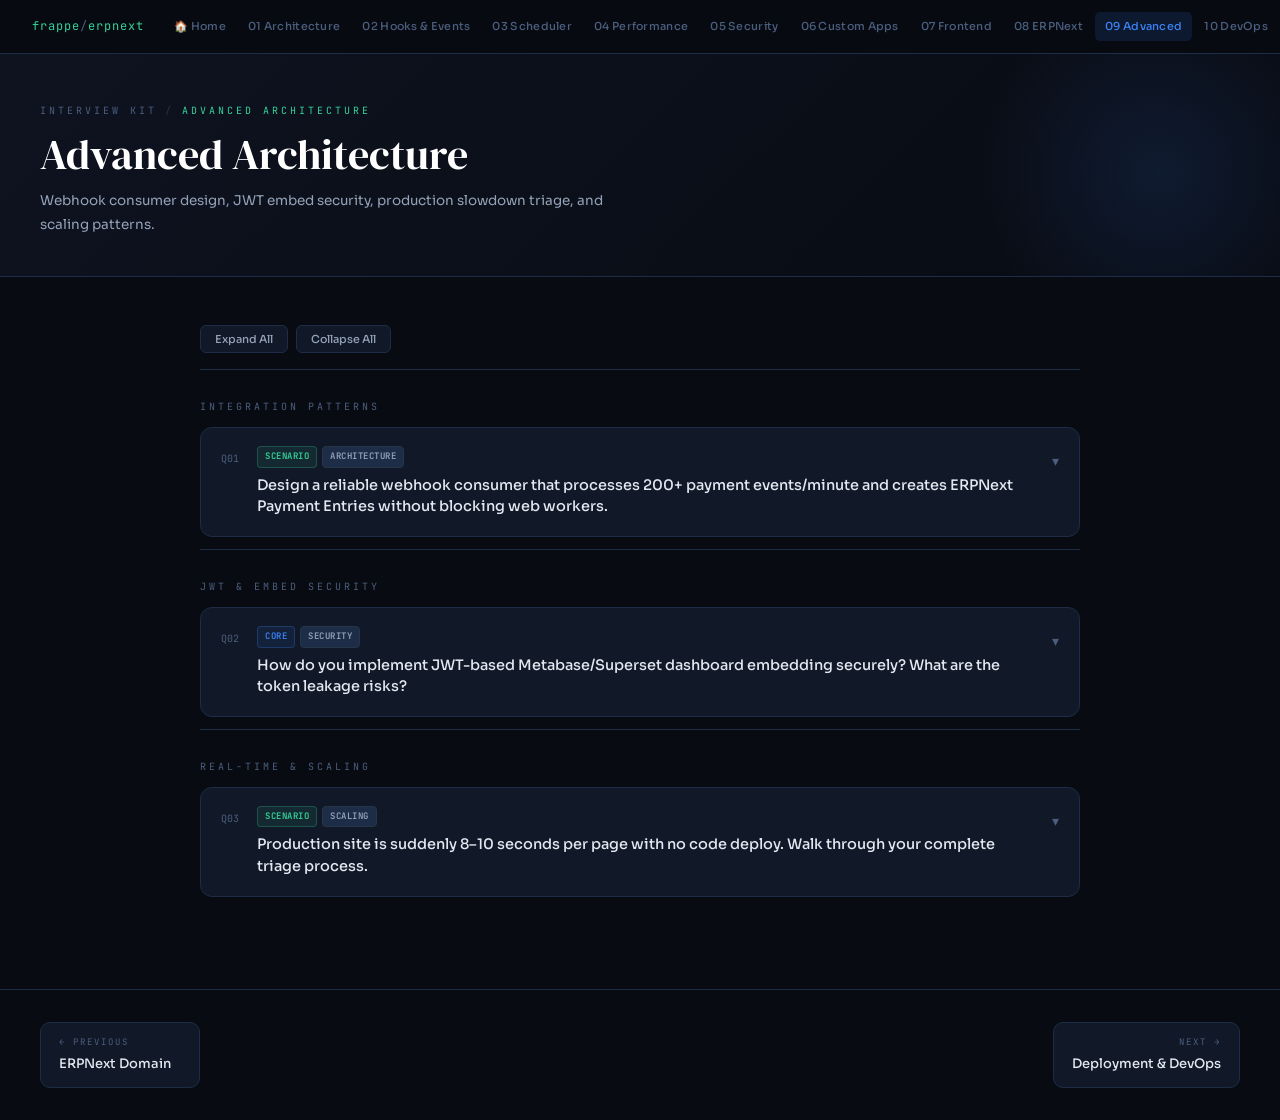
<file: 09-advanced.html>
<!DOCTYPE html>
<html lang="en">
<head>
<meta charset="UTF-8">
<meta name="viewport" content="width=device-width,initial-scale=1.0">
<title>Advanced Architecture — Frappe/ERPNext Interview Kit</title>
<style>/* SHARED STYLES — inlined into every page */
@import url('https://fonts.googleapis.com/css2?family=DM+Serif+Display:ital@0;1&family=JetBrains+Mono:wght@400;600&family=Sora:wght@300;400;500;600&display=swap');

:root {
  --bg: #080b12;
  --surface: #0e1320;
  --card: #111827;
  --card-hover: #141d30;
  --border: #1e2d47;
  --border2: #263548;
  --accent: #3b82f6;
  --accent-glow: #3b82f620;
  --green: #34d399;
  --green-glow: #34d39920;
  --orange: #f59e0b;
  --orange-glow: #f59e0b20;
  --red: #f87171;
  --text: #e2e8f0;
  --text2: #94a3b8;
  --muted: #4b5e7e;
  --mono: 'JetBrains Mono', monospace;
  --serif: 'DM Serif Display', serif;
  --sans: 'Sora', sans-serif;
}

*, *::before, *::after { box-sizing: border-box; margin: 0; padding: 0; }

html { scroll-behavior: smooth; }

body {
  background: var(--bg);
  color: var(--text);
  font-family: var(--sans);
  font-size: 14px;
  line-height: 1.7;
  min-height: 100vh;
}

/* TOPBAR NAV */
.topbar {
  position: sticky; top: 0; z-index: 200;
  background: rgba(8,11,18,0.92);
  backdrop-filter: blur(16px);
  border-bottom: 1px solid var(--border);
  padding: 0 32px;
  height: 54px;
  display: flex;
  align-items: center;
  gap: 0;
  justify-content: space-between;
}
.topbar-left { display: flex; align-items: center; gap: 20px; }
.topbar-logo {
  font-family: var(--mono);
  font-size: 12px;
  color: var(--green);
  text-decoration: none;
  letter-spacing: 1px;
  white-space: nowrap;
}
.topbar-logo span { color: var(--muted); }
.topbar-nav {
  display: flex;
  gap: 2px;
  overflow-x: auto;
  scrollbar-width: none;
}
.topbar-nav::-webkit-scrollbar { display: none; }
.nav-link {
  color: var(--muted);
  text-decoration: none;
  font-size: 11px;
  font-weight: 500;
  padding: 5px 10px;
  border-radius: 5px;
  white-space: nowrap;
  transition: all 0.15s;
  letter-spacing: 0.3px;
}
.nav-link:hover { color: var(--text); background: var(--surface); }
.nav-link.active { color: var(--accent); background: var(--accent-glow); }

/* PAGE HERO */
.page-hero {
  padding: 48px 40px 40px;
  border-bottom: 1px solid var(--border);
  background: linear-gradient(135deg, var(--surface) 0%, var(--bg) 100%);
  position: relative;
  overflow: hidden;
}
.page-hero::before {
  content: '';
  position: absolute;
  top: -80px; right: -80px;
  width: 400px; height: 400px;
  background: radial-gradient(circle, var(--accent-glow) 0%, transparent 65%);
  pointer-events: none;
}
.hero-eyebrow {
  font-family: var(--mono);
  font-size: 10px;
  letter-spacing: 3px;
  text-transform: uppercase;
  color: var(--green);
  margin-bottom: 12px;
}
.hero-eyebrow a {
  color: var(--muted);
  text-decoration: none;
  transition: color 0.15s;
}
.hero-eyebrow a:hover { color: var(--text); }
.hero-eyebrow .sep { margin: 0 8px; color: var(--border2); }
.page-title {
  font-family: var(--serif);
  font-size: clamp(26px, 4vw, 42px);
  color: #fff;
  line-height: 1.1;
  margin-bottom: 12px;
}
.page-title em { color: var(--accent); font-style: italic; }
.page-desc {
  color: var(--text2);
  max-width: 600px;
  font-size: 13.5px;
  line-height: 1.75;
}
.hero-stats {
  display: flex;
  gap: 20px;
  margin-top: 24px;
  flex-wrap: wrap;
}
.stat-pill {
  background: var(--card);
  border: 1px solid var(--border);
  border-radius: 8px;
  padding: 8px 14px;
  font-family: var(--mono);
  font-size: 11px;
  color: var(--text2);
}
.stat-pill b { color: var(--text); font-size: 16px; display: block; }

/* MAIN CONTENT AREA */
.content { max-width: 960px; margin: 0 auto; padding: 32px 40px 80px; }

/* SECTION HEADING */
.section-label {
  font-family: var(--mono);
  font-size: 10px;
  letter-spacing: 3px;
  text-transform: uppercase;
  color: var(--muted);
  padding: 28px 0 12px;
  border-top: 1px solid var(--border);
  margin-top: 12px;
}
.section-label:first-child { border-top: none; padding-top: 0; }

/* Q&A CARD */
.qa-card {
  background: var(--card);
  border: 1px solid var(--border);
  border-radius: 12px;
  margin-bottom: 12px;
  overflow: hidden;
  transition: border-color 0.2s;
}
.qa-card:hover { border-color: var(--border2); }

.qa-header {
  padding: 18px 20px;
  cursor: pointer;
  display: flex;
  align-items: flex-start;
  gap: 14px;
  user-select: none;
  -webkit-tap-highlight-color: transparent;
}
.qa-num {
  font-family: var(--mono);
  font-size: 10px;
  color: var(--muted);
  padding-top: 4px;
  min-width: 22px;
}
.qa-meta { flex: 1; }
.qa-tags {
  display: flex;
  gap: 5px;
  flex-wrap: wrap;
  margin-bottom: 7px;
}
.tag {
  font-family: var(--mono);
  font-size: 9px;
  letter-spacing: 0.5px;
  font-weight: 600;
  padding: 2px 7px;
  border-radius: 4px;
  text-transform: uppercase;
}
.tag-q { background: #3b82f618; border: 1px solid #3b82f640; color: var(--accent); }
.tag-scenario { background: #34d39918; border: 1px solid #34d39940; color: var(--green); }
.tag-perf { background: #f59e0b18; border: 1px solid #f59e0b40; color: var(--orange); }
.tag-warn { background: #f8717118; border: 1px solid #f8717140; color: var(--red); }
.tag-topic {
  background: #1e2d47;
  border: 1px solid var(--border2);
  color: var(--text2);
}

.qa-question {
  font-size: 14.5px;
  font-weight: 500;
  color: var(--text);
  line-height: 1.5;
}
.qa-question code {
  font-family: var(--mono);
  background: var(--surface);
  color: var(--orange);
  padding: 1px 5px;
  border-radius: 3px;
  font-size: 12.5px;
}
.qa-chevron {
  color: var(--muted);
  font-size: 14px;
  transition: transform 0.25s;
  padding-top: 4px;
  flex-shrink: 0;
}
.qa-card.open .qa-chevron { transform: rotate(180deg); }

.qa-body {
  display: none;
  padding: 0 20px 20px 56px;
  border-top: 1px solid var(--border);
}
.qa-card.open .qa-body { display: block; }

.ans-label {
  font-family: var(--mono);
  font-size: 9px;
  letter-spacing: 2.5px;
  text-transform: uppercase;
  color: var(--green);
  margin: 14px 0 10px;
}

.ans {
  color: #b0bcd4;
  font-size: 13.5px;
  line-height: 1.85;
}
.ans p { margin-bottom: 9px; }
.ans p:last-child { margin-bottom: 0; }
.ans strong { color: var(--text); font-weight: 600; }
.ans em { color: var(--orange); font-style: normal; }

.ans code {
  font-family: var(--mono);
  background: #0a0f1c;
  border: 1px solid var(--border);
  color: var(--orange);
  padding: 1px 5px;
  border-radius: 3px;
  font-size: 12px;
}

pre.codeblock {
  font-family: var(--mono);
  background: #060a12;
  border: 1px solid var(--border);
  border-left: 3px solid var(--accent);
  border-radius: 8px;
  padding: 14px 16px;
  font-size: 12px;
  line-height: 1.75;
  color: #8fa8cc;
  overflow-x: auto;
  margin: 12px 0;
  white-space: pre;
}
pre.codeblock .kw { color: #60a5fa; }
pre.codeblock .fn { color: #a78bfa; }
pre.codeblock .str { color: #34d399; }
pre.codeblock .cm { color: #3d5273; font-style: italic; }
pre.codeblock .num { color: var(--orange); }

.tip {
  background: #34d39910;
  border: 1px solid #34d39928;
  border-radius: 8px;
  padding: 11px 14px;
  margin-top: 12px;
  font-size: 13px;
  color: #a7f3d0;
}
.tip::before { content: '💡 '; }

.warn {
  background: #f8717110;
  border: 1px solid #f8717130;
  border-radius: 8px;
  padding: 11px 14px;
  margin-top: 12px;
  font-size: 13px;
  color: #fca5a5;
}
.warn::before { content: '⚠️ '; }

/* EXPAND ALL TOOLBAR */
.toolbar {
  display: flex;
  gap: 8px;
  padding: 16px 0 4px;
  flex-wrap: wrap;
}
.tb-btn {
  background: var(--card);
  border: 1px solid var(--border);
  color: var(--text2);
  padding: 6px 14px;
  border-radius: 6px;
  font-size: 11px;
  font-family: var(--sans);
  cursor: pointer;
  transition: all 0.15s;
  font-weight: 500;
}
.tb-btn:hover { border-color: var(--accent); color: var(--accent); }

/* FOOTER NAV */
.page-footer {
  border-top: 1px solid var(--border);
  padding: 32px 40px;
  display: flex;
  justify-content: space-between;
  gap: 16px;
  flex-wrap: wrap;
}
.footer-nav-btn {
  display: flex;
  flex-direction: column;
  gap: 3px;
  text-decoration: none;
  padding: 12px 18px;
  border: 1px solid var(--border);
  border-radius: 10px;
  background: var(--card);
  transition: all 0.15s;
  min-width: 160px;
}
.footer-nav-btn:hover { border-color: var(--accent); background: var(--card-hover); }
.footer-nav-btn .fnb-dir {
  font-family: var(--mono);
  font-size: 9px;
  letter-spacing: 2px;
  text-transform: uppercase;
  color: var(--muted);
}
.footer-nav-btn .fnb-title {
  font-size: 13px;
  font-weight: 500;
  color: var(--text);
}
.footer-nav-btn.next { text-align: right; }

@media (max-width: 640px) {
  .topbar { padding: 0 16px; }
  .page-hero, .content, .page-footer { padding-left: 18px; padding-right: 18px; }
  .qa-body { padding-left: 18px; }
  .topbar-nav { display: none; }
}
</style>
</head>
<body>
<nav class="topbar">
  <div class="topbar-left">
    <a class="topbar-logo" href="index.html">frappe<span>/</span>erpnext</a>
    <div class="topbar-nav"><a href="index.html" class="nav-link">🏠 Home</a>
<a href="01-architecture.html" class="nav-link">01 Architecture</a>
<a href="02-hooks-events.html" class="nav-link">02 Hooks & Events</a>
<a href="03-scheduler-workers.html" class="nav-link">03 Scheduler</a>
<a href="04-performance-db.html" class="nav-link">04 Performance</a>
<a href="05-security-permissions.html" class="nav-link">05 Security</a>
<a href="06-custom-apps-design.html" class="nav-link">06 Custom Apps</a>
<a href="07-frontend-client-scripts.html" class="nav-link">07 Frontend</a>
<a href="08-erpnext-domain.html" class="nav-link">08 ERPNext</a>
<a href="09-advanced.html" class="nav-link active">09 Advanced</a>
<a href="10-deployment-devops.html" class="nav-link">10 DevOps</a>
<a href="11-testing-debugging.html" class="nav-link">11 Testing</a>
<a href="12-integrations-api.html" class="nav-link">12 Integrations</a>
</div>
  </div>
</nav>
<div class="page-hero">
  <div class="hero-eyebrow"><a href="index.html">Interview Kit</a><span class="sep">/</span>Advanced Architecture</div>
  <div class="page-title">Advanced Architecture</div>
  <p class="page-desc">Webhook consumer design, JWT embed security, production slowdown triage, and scaling patterns.</p>
</div>
<div class="content">
<div class="toolbar">
  <button class="tb-btn" onclick="document.querySelectorAll('.qa-card').forEach(c=>c.classList.add('open'))">Expand All</button>
  <button class="tb-btn" onclick="document.querySelectorAll('.qa-card').forEach(c=>c.classList.remove('open'))">Collapse All</button>
</div>
<div class="section-label">Integration Patterns</div><div class="qa-card">
  <div class="qa-header" onclick="t(this)">
    <div class="qa-num">Q01</div>
    <div class="qa-meta">
      <div class="qa-tags"><span class="tag tag-scenario">SCENARIO</span><span class="tag tag-topic">ARCHITECTURE</span></div>
      <div class="qa-question">Design a reliable webhook consumer that processes 200+ payment events/minute and creates ERPNext Payment Entries without blocking web workers.</div>
    </div>
    <div class="qa-chevron">▾</div>
  </div>
  <div class="qa-body">
    <div class="ans-label">Answer</div>
    <div class="ans"><p><strong>Architecture — thin receiver + background processor:</strong></p><pre class="codeblock"># 1. Thin whitelisted receiver — does ONLY:
#    - Validate HMAC, store raw payload, return 200 fast
@frappe.whitelist(allow_guest=True)
def receive_payment_event():
    raw = frappe.request.data
    sig = frappe.request.headers.get("X-Signature")
    if not verify_hmac(raw, sig):
        frappe.throw("Invalid signature", frappe.AuthenticationError)

    log = frappe.get_doc({
        "doctype": "Webhook Log",
        "source": "PaymentGateway",
        "payload": raw.decode("utf-8"),
        "status": "Pending",
        "idempotency_key": frappe.request.headers.get("X-Idempotency-Key")
    }).insert(ignore_permissions=True)
    frappe.db.commit()

    frappe.enqueue(
        "myapp.payments.process_payment_event",
        log_name=log.name,
        queue="short",
        timeout=120
    )
    return {"status": "queued"}</pre><pre class="codeblock"># 2. Background processor — idempotent
def process_payment_event(log_name):
    log = frappe.get_doc("Webhook Log", log_name)
    if log.status != "Pending":
        return  # already processed (retry guard)

    payload = frappe.parse_json(log.payload)
    txn_id = payload.get("transaction_id")

    # Idempotency: check if already created
    if frappe.db.exists("Payment Entry",
                         {"custom_txn_id": txn_id}):
        log.db_set("status", "Duplicate")
        return

    try:
        create_payment_entry(payload)
        log.db_set("status", "Processed")
        frappe.db.commit()
    except Exception:
        log.db_set("status", "Failed")
        frappe.log_error(frappe.get_traceback(), log_name)</pre><div class="tip">For burst traffic, add multiple short queue workers in Procfile. The receiver always returns in < 50ms — it never does heavy work.</div></div>
  </div>
</div><div class="section-label">JWT & Embed Security</div><div class="qa-card">
  <div class="qa-header" onclick="t(this)">
    <div class="qa-num">Q02</div>
    <div class="qa-meta">
      <div class="qa-tags"><span class="tag tag-q">CORE</span><span class="tag tag-topic">SECURITY</span></div>
      <div class="qa-question">How do you implement JWT-based Metabase/Superset dashboard embedding securely? What are the token leakage risks?</div>
    </div>
    <div class="qa-chevron">▾</div>
  </div>
  <div class="qa-body">
    <div class="ans-label">Answer</div>
    <div class="ans"><p><strong>Flow:</strong> Frappe backend generates a short-lived signed JWT. Frontend receives token and passes it as URL param to iframe src. Token is never stored persistently.</p><pre class="codeblock">import jwt, time

@frappe.whitelist()
def get_embed_token(dashboard_id):
    user = frappe.session.user
    secret = frappe.conf.metabase_secret_key

    # RBAC: verify user has access to this dashboard
    verify_dashboard_access(user, dashboard_id)

    payload = {
        "resource": {"dashboard": int(dashboard_id)},
        "params": {
            "user_email": user,      # row-level filter in dashboard
            "company": get_user_company(user)
        },
        "exp": round(time.time()) + 600  # 10 min max
    }
    token = jwt.encode(payload, secret, algorithm="HS256")
    return token</pre><p><strong>Token leakage risks:</strong></p><p>1. <strong>Token in URL</strong> — appears in browser history, server logs, Referer headers. Mitigation: use POST endpoint to receive token, store only in React state/memory.</p><p>2. <strong>Long expiry</strong> — leaked token works until expiry. Keep ≤ 10 minutes.</p><p>3. <strong>No audience binding</strong> — token works from any IP if stolen. Short TTL is the only mitigation in Metabase's JWT embed model.</p><p>4. <strong>Logging the token</strong> — ensure your Frappe access logs don't capture the token. Use POST, not GET, for token delivery.</p></div>
  </div>
</div><div class="section-label">Real-time & Scaling</div><div class="qa-card">
  <div class="qa-header" onclick="t(this)">
    <div class="qa-num">Q03</div>
    <div class="qa-meta">
      <div class="qa-tags"><span class="tag tag-scenario">SCENARIO</span><span class="tag tag-topic">SCALING</span></div>
      <div class="qa-question">Production site is suddenly 8–10 seconds per page with no code deploy. Walk through your complete triage process.</div>
    </div>
    <div class="qa-chevron">▾</div>
  </div>
  <div class="qa-body">
    <div class="ans-label">Answer</div>
    <div class="ans"><p><strong>Systematic triage:</strong></p><p>1. <strong>Check Redis:</strong> <code>redis-cli INFO memory</code> — if <code>used_memory</code> near <code>maxmemory</code>, Redis is evicting keys. Every cache miss hits DB directly → DB overload.</p><p>2. <strong>Check MariaDB slow queries:</strong> <code>SHOW FULL PROCESSLIST</code> — look for queries in 'Waiting for lock' or running > 2s. A stalled background job can hold row locks.</p><p>3. <strong>Check worker queue depth:</strong> <code>rq info</code> — thousands of backed-up jobs can starve Redis responses for web workers.</p><p>4. <strong>Check Gunicorn worker states:</strong> <code>ps aux | grep gunicorn</code> — D-state (disk wait) means I/O bottleneck. Check <code>iostat -x 1</code>.</p><p>5. <strong>Check Frappe Error Log:</strong> Recurring exceptions can cause retry storms that flood DB.</p><p>6. <strong>Check for table lock:</strong> <code>SHOW ENGINE INNODB STATUS\\G</code> — look for TRANSACTIONS section, find blocking query.</p><pre class="codeblock">-- Find blocking queries in MariaDB
SELECT r.trx_id waiting_trx,
       r.trx_query waiting_query,
       b.trx_id blocking_trx,
       b.trx_query blocking_query
FROM information_schema.innodb_lock_waits w
JOIN information_schema.innodb_trx b ON b.trx_id = w.blocking_trx_id
JOIN information_schema.innodb_trx r ON r.trx_id = w.requesting_trx_id;</pre><div class="tip">Most common root cause without a code change: data volume crossed an index cardinality threshold. A query that was fast at 10k rows is now full-scanning at 500k rows. Add the missing index and it resolves immediately.</div></div>
  </div>
</div>
</div>
<div class="page-footer"><a href="08-erpnext-domain.html" class="footer-nav-btn"><span class="fnb-dir">← Previous</span><span class="fnb-title">ERPNext Domain</span></a><a href="10-deployment-devops.html" class="footer-nav-btn next"><span class="fnb-dir">Next →</span><span class="fnb-title">Deployment & DevOps</span></a></div>
<script>
function t(h){h.closest('.qa-card').classList.toggle('open');}
</script>
</body>
</html>
</file>
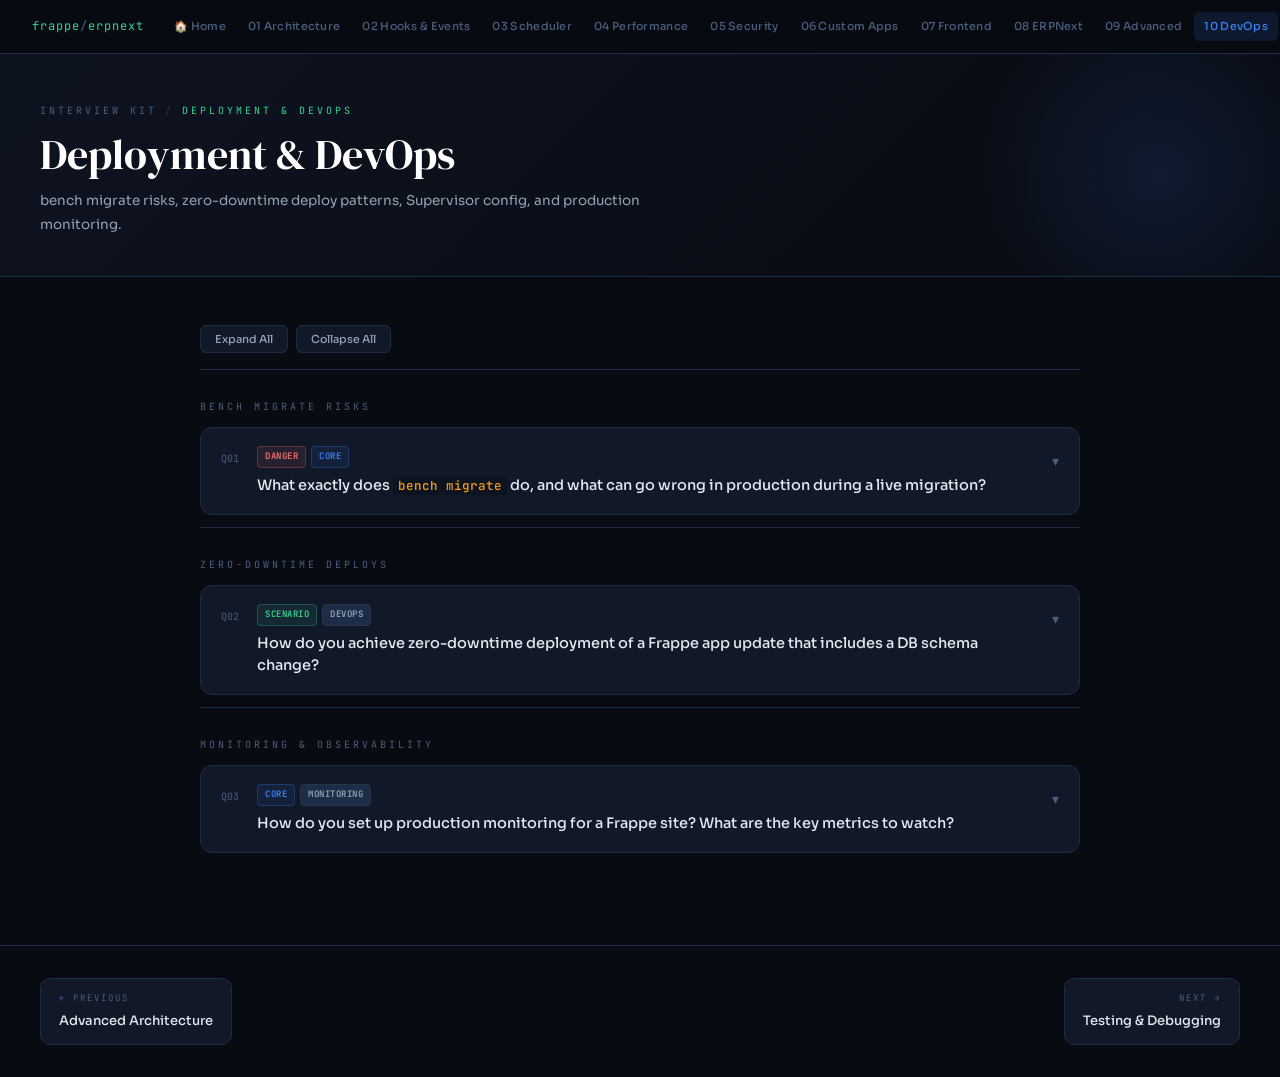
<file: 10-deployment-devops.html>
<!DOCTYPE html>
<html lang="en">
<head>
<meta charset="UTF-8">
<meta name="viewport" content="width=device-width,initial-scale=1.0">
<title>Deployment & DevOps — Frappe/ERPNext Interview Kit</title>
<style>/* SHARED STYLES — inlined into every page */
@import url('https://fonts.googleapis.com/css2?family=DM+Serif+Display:ital@0;1&family=JetBrains+Mono:wght@400;600&family=Sora:wght@300;400;500;600&display=swap');

:root {
  --bg: #080b12;
  --surface: #0e1320;
  --card: #111827;
  --card-hover: #141d30;
  --border: #1e2d47;
  --border2: #263548;
  --accent: #3b82f6;
  --accent-glow: #3b82f620;
  --green: #34d399;
  --green-glow: #34d39920;
  --orange: #f59e0b;
  --orange-glow: #f59e0b20;
  --red: #f87171;
  --text: #e2e8f0;
  --text2: #94a3b8;
  --muted: #4b5e7e;
  --mono: 'JetBrains Mono', monospace;
  --serif: 'DM Serif Display', serif;
  --sans: 'Sora', sans-serif;
}

*, *::before, *::after { box-sizing: border-box; margin: 0; padding: 0; }

html { scroll-behavior: smooth; }

body {
  background: var(--bg);
  color: var(--text);
  font-family: var(--sans);
  font-size: 14px;
  line-height: 1.7;
  min-height: 100vh;
}

/* TOPBAR NAV */
.topbar {
  position: sticky; top: 0; z-index: 200;
  background: rgba(8,11,18,0.92);
  backdrop-filter: blur(16px);
  border-bottom: 1px solid var(--border);
  padding: 0 32px;
  height: 54px;
  display: flex;
  align-items: center;
  gap: 0;
  justify-content: space-between;
}
.topbar-left { display: flex; align-items: center; gap: 20px; }
.topbar-logo {
  font-family: var(--mono);
  font-size: 12px;
  color: var(--green);
  text-decoration: none;
  letter-spacing: 1px;
  white-space: nowrap;
}
.topbar-logo span { color: var(--muted); }
.topbar-nav {
  display: flex;
  gap: 2px;
  overflow-x: auto;
  scrollbar-width: none;
}
.topbar-nav::-webkit-scrollbar { display: none; }
.nav-link {
  color: var(--muted);
  text-decoration: none;
  font-size: 11px;
  font-weight: 500;
  padding: 5px 10px;
  border-radius: 5px;
  white-space: nowrap;
  transition: all 0.15s;
  letter-spacing: 0.3px;
}
.nav-link:hover { color: var(--text); background: var(--surface); }
.nav-link.active { color: var(--accent); background: var(--accent-glow); }

/* PAGE HERO */
.page-hero {
  padding: 48px 40px 40px;
  border-bottom: 1px solid var(--border);
  background: linear-gradient(135deg, var(--surface) 0%, var(--bg) 100%);
  position: relative;
  overflow: hidden;
}
.page-hero::before {
  content: '';
  position: absolute;
  top: -80px; right: -80px;
  width: 400px; height: 400px;
  background: radial-gradient(circle, var(--accent-glow) 0%, transparent 65%);
  pointer-events: none;
}
.hero-eyebrow {
  font-family: var(--mono);
  font-size: 10px;
  letter-spacing: 3px;
  text-transform: uppercase;
  color: var(--green);
  margin-bottom: 12px;
}
.hero-eyebrow a {
  color: var(--muted);
  text-decoration: none;
  transition: color 0.15s;
}
.hero-eyebrow a:hover { color: var(--text); }
.hero-eyebrow .sep { margin: 0 8px; color: var(--border2); }
.page-title {
  font-family: var(--serif);
  font-size: clamp(26px, 4vw, 42px);
  color: #fff;
  line-height: 1.1;
  margin-bottom: 12px;
}
.page-title em { color: var(--accent); font-style: italic; }
.page-desc {
  color: var(--text2);
  max-width: 600px;
  font-size: 13.5px;
  line-height: 1.75;
}
.hero-stats {
  display: flex;
  gap: 20px;
  margin-top: 24px;
  flex-wrap: wrap;
}
.stat-pill {
  background: var(--card);
  border: 1px solid var(--border);
  border-radius: 8px;
  padding: 8px 14px;
  font-family: var(--mono);
  font-size: 11px;
  color: var(--text2);
}
.stat-pill b { color: var(--text); font-size: 16px; display: block; }

/* MAIN CONTENT AREA */
.content { max-width: 960px; margin: 0 auto; padding: 32px 40px 80px; }

/* SECTION HEADING */
.section-label {
  font-family: var(--mono);
  font-size: 10px;
  letter-spacing: 3px;
  text-transform: uppercase;
  color: var(--muted);
  padding: 28px 0 12px;
  border-top: 1px solid var(--border);
  margin-top: 12px;
}
.section-label:first-child { border-top: none; padding-top: 0; }

/* Q&A CARD */
.qa-card {
  background: var(--card);
  border: 1px solid var(--border);
  border-radius: 12px;
  margin-bottom: 12px;
  overflow: hidden;
  transition: border-color 0.2s;
}
.qa-card:hover { border-color: var(--border2); }

.qa-header {
  padding: 18px 20px;
  cursor: pointer;
  display: flex;
  align-items: flex-start;
  gap: 14px;
  user-select: none;
  -webkit-tap-highlight-color: transparent;
}
.qa-num {
  font-family: var(--mono);
  font-size: 10px;
  color: var(--muted);
  padding-top: 4px;
  min-width: 22px;
}
.qa-meta { flex: 1; }
.qa-tags {
  display: flex;
  gap: 5px;
  flex-wrap: wrap;
  margin-bottom: 7px;
}
.tag {
  font-family: var(--mono);
  font-size: 9px;
  letter-spacing: 0.5px;
  font-weight: 600;
  padding: 2px 7px;
  border-radius: 4px;
  text-transform: uppercase;
}
.tag-q { background: #3b82f618; border: 1px solid #3b82f640; color: var(--accent); }
.tag-scenario { background: #34d39918; border: 1px solid #34d39940; color: var(--green); }
.tag-perf { background: #f59e0b18; border: 1px solid #f59e0b40; color: var(--orange); }
.tag-warn { background: #f8717118; border: 1px solid #f8717140; color: var(--red); }
.tag-topic {
  background: #1e2d47;
  border: 1px solid var(--border2);
  color: var(--text2);
}

.qa-question {
  font-size: 14.5px;
  font-weight: 500;
  color: var(--text);
  line-height: 1.5;
}
.qa-question code {
  font-family: var(--mono);
  background: var(--surface);
  color: var(--orange);
  padding: 1px 5px;
  border-radius: 3px;
  font-size: 12.5px;
}
.qa-chevron {
  color: var(--muted);
  font-size: 14px;
  transition: transform 0.25s;
  padding-top: 4px;
  flex-shrink: 0;
}
.qa-card.open .qa-chevron { transform: rotate(180deg); }

.qa-body {
  display: none;
  padding: 0 20px 20px 56px;
  border-top: 1px solid var(--border);
}
.qa-card.open .qa-body { display: block; }

.ans-label {
  font-family: var(--mono);
  font-size: 9px;
  letter-spacing: 2.5px;
  text-transform: uppercase;
  color: var(--green);
  margin: 14px 0 10px;
}

.ans {
  color: #b0bcd4;
  font-size: 13.5px;
  line-height: 1.85;
}
.ans p { margin-bottom: 9px; }
.ans p:last-child { margin-bottom: 0; }
.ans strong { color: var(--text); font-weight: 600; }
.ans em { color: var(--orange); font-style: normal; }

.ans code {
  font-family: var(--mono);
  background: #0a0f1c;
  border: 1px solid var(--border);
  color: var(--orange);
  padding: 1px 5px;
  border-radius: 3px;
  font-size: 12px;
}

pre.codeblock {
  font-family: var(--mono);
  background: #060a12;
  border: 1px solid var(--border);
  border-left: 3px solid var(--accent);
  border-radius: 8px;
  padding: 14px 16px;
  font-size: 12px;
  line-height: 1.75;
  color: #8fa8cc;
  overflow-x: auto;
  margin: 12px 0;
  white-space: pre;
}
pre.codeblock .kw { color: #60a5fa; }
pre.codeblock .fn { color: #a78bfa; }
pre.codeblock .str { color: #34d399; }
pre.codeblock .cm { color: #3d5273; font-style: italic; }
pre.codeblock .num { color: var(--orange); }

.tip {
  background: #34d39910;
  border: 1px solid #34d39928;
  border-radius: 8px;
  padding: 11px 14px;
  margin-top: 12px;
  font-size: 13px;
  color: #a7f3d0;
}
.tip::before { content: '💡 '; }

.warn {
  background: #f8717110;
  border: 1px solid #f8717130;
  border-radius: 8px;
  padding: 11px 14px;
  margin-top: 12px;
  font-size: 13px;
  color: #fca5a5;
}
.warn::before { content: '⚠️ '; }

/* EXPAND ALL TOOLBAR */
.toolbar {
  display: flex;
  gap: 8px;
  padding: 16px 0 4px;
  flex-wrap: wrap;
}
.tb-btn {
  background: var(--card);
  border: 1px solid var(--border);
  color: var(--text2);
  padding: 6px 14px;
  border-radius: 6px;
  font-size: 11px;
  font-family: var(--sans);
  cursor: pointer;
  transition: all 0.15s;
  font-weight: 500;
}
.tb-btn:hover { border-color: var(--accent); color: var(--accent); }

/* FOOTER NAV */
.page-footer {
  border-top: 1px solid var(--border);
  padding: 32px 40px;
  display: flex;
  justify-content: space-between;
  gap: 16px;
  flex-wrap: wrap;
}
.footer-nav-btn {
  display: flex;
  flex-direction: column;
  gap: 3px;
  text-decoration: none;
  padding: 12px 18px;
  border: 1px solid var(--border);
  border-radius: 10px;
  background: var(--card);
  transition: all 0.15s;
  min-width: 160px;
}
.footer-nav-btn:hover { border-color: var(--accent); background: var(--card-hover); }
.footer-nav-btn .fnb-dir {
  font-family: var(--mono);
  font-size: 9px;
  letter-spacing: 2px;
  text-transform: uppercase;
  color: var(--muted);
}
.footer-nav-btn .fnb-title {
  font-size: 13px;
  font-weight: 500;
  color: var(--text);
}
.footer-nav-btn.next { text-align: right; }

@media (max-width: 640px) {
  .topbar { padding: 0 16px; }
  .page-hero, .content, .page-footer { padding-left: 18px; padding-right: 18px; }
  .qa-body { padding-left: 18px; }
  .topbar-nav { display: none; }
}
</style>
</head>
<body>
<nav class="topbar">
  <div class="topbar-left">
    <a class="topbar-logo" href="index.html">frappe<span>/</span>erpnext</a>
    <div class="topbar-nav"><a href="index.html" class="nav-link">🏠 Home</a>
<a href="01-architecture.html" class="nav-link">01 Architecture</a>
<a href="02-hooks-events.html" class="nav-link">02 Hooks & Events</a>
<a href="03-scheduler-workers.html" class="nav-link">03 Scheduler</a>
<a href="04-performance-db.html" class="nav-link">04 Performance</a>
<a href="05-security-permissions.html" class="nav-link">05 Security</a>
<a href="06-custom-apps-design.html" class="nav-link">06 Custom Apps</a>
<a href="07-frontend-client-scripts.html" class="nav-link">07 Frontend</a>
<a href="08-erpnext-domain.html" class="nav-link">08 ERPNext</a>
<a href="09-advanced.html" class="nav-link">09 Advanced</a>
<a href="10-deployment-devops.html" class="nav-link active">10 DevOps</a>
<a href="11-testing-debugging.html" class="nav-link">11 Testing</a>
<a href="12-integrations-api.html" class="nav-link">12 Integrations</a>
</div>
  </div>
</nav>
<div class="page-hero">
  <div class="hero-eyebrow"><a href="index.html">Interview Kit</a><span class="sep">/</span>Deployment & DevOps</div>
  <div class="page-title">Deployment & DevOps</div>
  <p class="page-desc">bench migrate risks, zero-downtime deploy patterns, Supervisor config, and production monitoring.</p>
</div>
<div class="content">
<div class="toolbar">
  <button class="tb-btn" onclick="document.querySelectorAll('.qa-card').forEach(c=>c.classList.add('open'))">Expand All</button>
  <button class="tb-btn" onclick="document.querySelectorAll('.qa-card').forEach(c=>c.classList.remove('open'))">Collapse All</button>
</div>
<div class="section-label">bench migrate Risks</div><div class="qa-card">
  <div class="qa-header" onclick="t(this)">
    <div class="qa-num">Q01</div>
    <div class="qa-meta">
      <div class="qa-tags"><span class="tag tag-warn">DANGER</span><span class="tag tag-q">CORE</span></div>
      <div class="qa-question">What exactly does <code>bench migrate</code> do, and what can go wrong in production during a live migration?</div>
    </div>
    <div class="qa-chevron">▾</div>
  </div>
  <div class="qa-body">
    <div class="ans-label">Answer</div>
    <div class="ans"><p><strong>bench migrate does:</strong></p><p>1. Syncs DocType JSON → runs <code>ALTER TABLE</code> to add/modify columns</p><p>2. Runs unexecuted patch files in order from patches.txt</p><p>3. Rebuilds search indexes, clears cache, rebuilds website routes</p><p><strong>Production risks with live users:</strong></p><p>1. <strong>Table locks:</strong> <code>ALTER TABLE ADD COLUMN</code> in MariaDB locks the table during the operation — seconds to minutes for large tables. Users get DB errors.</p><p>2. <strong>Patch failures:</strong> If a patch fails midway, all subsequent patches are blocked until the failed patch is fixed or skipped.</p><p>3. <strong>Long migration:</strong> Migrations on a busy system can take 30+ minutes — during this time, the site may serve partially migrated data if old workers are still running.</p><p><strong>Safe migration playbook:</strong></p><pre class="codeblock"># 1. Enable maintenance mode
bench set-maintenance-mode on

# 2. Take DB backup
bench backup --with-files

# 3. Run migration
bench migrate

# 4. Restart all workers
bench restart

# 5. Disable maintenance mode
bench set-maintenance-mode off</pre><p>For large tables (> 1M rows), use <code>pt-online-schema-change</code> from Percona Toolkit to run schema changes without locking.</p></div>
  </div>
</div><div class="section-label">Zero-downtime Deploys</div><div class="qa-card">
  <div class="qa-header" onclick="t(this)">
    <div class="qa-num">Q02</div>
    <div class="qa-meta">
      <div class="qa-tags"><span class="tag tag-scenario">SCENARIO</span><span class="tag tag-topic">DEVOPS</span></div>
      <div class="qa-question">How do you achieve zero-downtime deployment of a Frappe app update that includes a DB schema change?</div>
    </div>
    <div class="qa-chevron">▾</div>
  </div>
  <div class="qa-body">
    <div class="ans-label">Answer</div>
    <div class="ans"><p><strong>The challenge:</strong> You cannot apply a schema change and deploy new code atomically — there's always a window where old code runs against new schema or vice versa.</p><p><strong>Expand-Contract pattern:</strong></p><p>1. <strong>Expand phase:</strong> Add new column/field (old code ignores it, new code uses it). Deploy this first.</p><p>2. <strong>Migrate phase:</strong> Run <code>bench migrate</code> to apply schema. Old code still works (new column is nullable/has default).</p><p>3. <strong>Contract phase:</strong> Deploy new code that reads the new field. Remove old field in a later release.</p><p><strong>Nginx/Gunicorn rolling restart:</strong></p><pre class="codeblock"># Graceful reload — Gunicorn finishes in-flight requests
# before reloading workers (no new connection drops)
supervisorctl signal HUP frappe-web

# Or via bench:
bench restart  # sends SIGHUP to gunicorn</pre><div class="tip">Never deploy code and schema together if the change is breaking. Always use expand-contract with at least one release cycle between phases.</div></div>
  </div>
</div><div class="section-label">Monitoring & Observability</div><div class="qa-card">
  <div class="qa-header" onclick="t(this)">
    <div class="qa-num">Q03</div>
    <div class="qa-meta">
      <div class="qa-tags"><span class="tag tag-q">CORE</span><span class="tag tag-topic">MONITORING</span></div>
      <div class="qa-question">How do you set up production monitoring for a Frappe site? What are the key metrics to watch?</div>
    </div>
    <div class="qa-chevron">▾</div>
  </div>
  <div class="qa-body">
    <div class="ans-label">Answer</div>
    <div class="ans"><p><strong>Key metrics to monitor:</strong></p><p>1. <strong>Gunicorn worker saturation:</strong> If all workers are busy, new requests queue. Alert when > 80% workers busy for > 30s</p><p>2. <strong>Redis memory:</strong> Alert at 80% of maxmemory. Redis OOM causes cache misses that cascade to DB overload</p><p>3. <strong>RQ queue depth:</strong> Alert when <code>default</code> or <code>short</code> queue exceeds 100 pending jobs</p><p>4. <strong>MariaDB slow queries:</strong> Alert on queries > 2s. Enable slow_query_log in MariaDB config</p><p>5. <strong>Frappe Error Log count:</strong> Alert when new errors spike in a 5-minute window</p><pre class="codeblock"># Expose Frappe Error Log count via a custom health endpoint
@frappe.whitelist(allow_guest=True)
def health_check():
    return {
        "status": "ok",
        "error_log_last_hour": frappe.db.count(
            "Error Log",
            {"creation": [">", frappe.utils.add_to_date(None, hours=-1)]}
        ),
        "rq_pending": get_rq_pending_count()
    }</pre><p>Use <strong>Zabbix</strong> or <strong>Prometheus + Grafana</strong> for time-series monitoring. Frappe has a built-in <code>/api/method/frappe.monitor.get_all_jobs</code> endpoint for RQ inspection.</p></div>
  </div>
</div>
</div>
<div class="page-footer"><a href="09-advanced.html" class="footer-nav-btn"><span class="fnb-dir">← Previous</span><span class="fnb-title">Advanced Architecture</span></a><a href="11-testing-debugging.html" class="footer-nav-btn next"><span class="fnb-dir">Next →</span><span class="fnb-title">Testing & Debugging</span></a></div>
<script>
function t(h){h.closest('.qa-card').classList.toggle('open');}
</script>
</body>
</html>
</file>
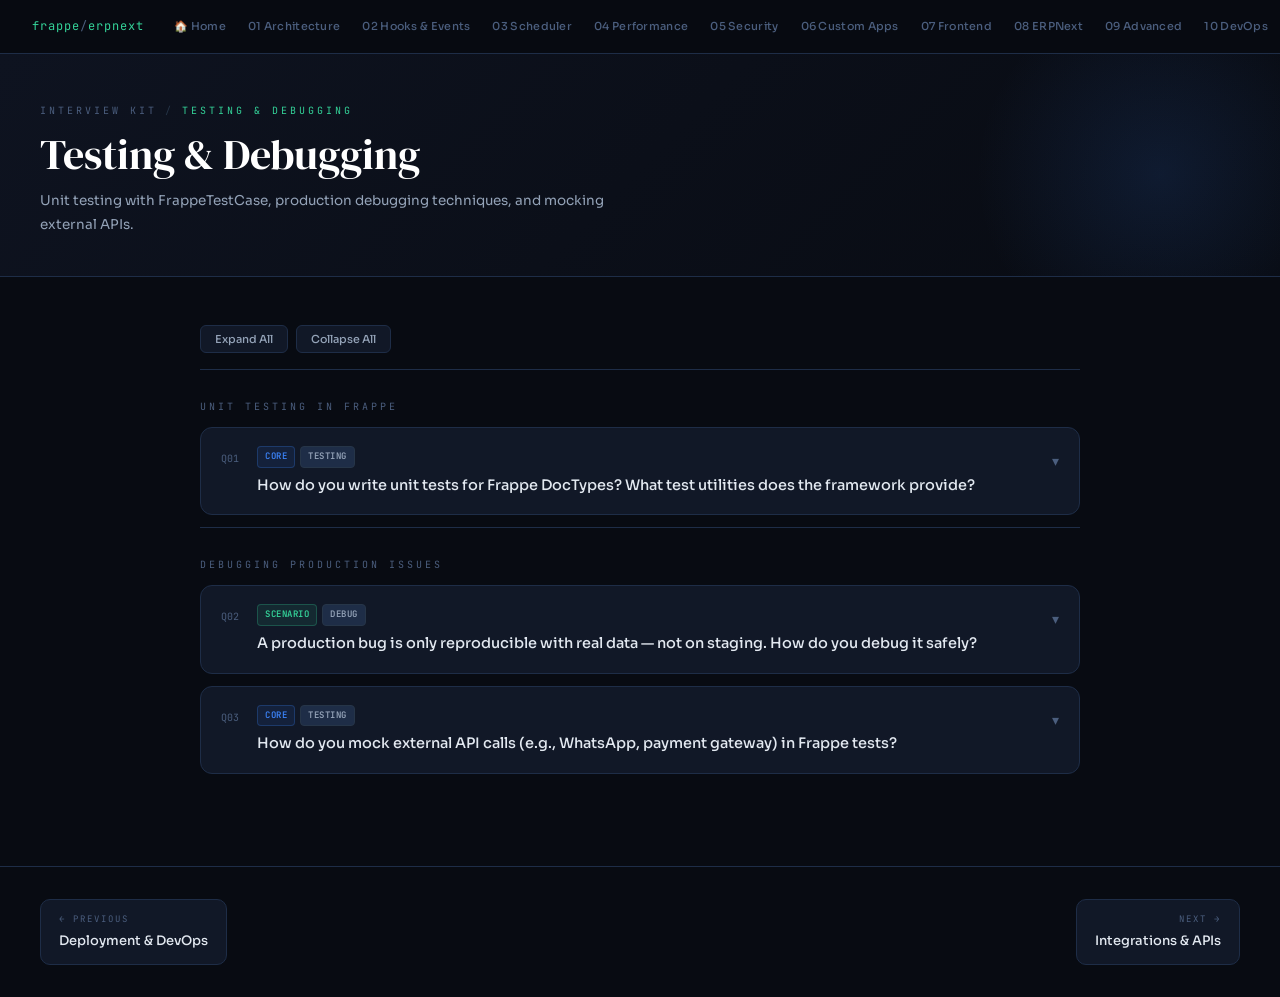
<file: 11-testing-debugging.html>
<!DOCTYPE html>
<html lang="en">
<head>
<meta charset="UTF-8">
<meta name="viewport" content="width=device-width,initial-scale=1.0">
<title>Testing & Debugging — Frappe/ERPNext Interview Kit</title>
<style>/* SHARED STYLES — inlined into every page */
@import url('https://fonts.googleapis.com/css2?family=DM+Serif+Display:ital@0;1&family=JetBrains+Mono:wght@400;600&family=Sora:wght@300;400;500;600&display=swap');

:root {
  --bg: #080b12;
  --surface: #0e1320;
  --card: #111827;
  --card-hover: #141d30;
  --border: #1e2d47;
  --border2: #263548;
  --accent: #3b82f6;
  --accent-glow: #3b82f620;
  --green: #34d399;
  --green-glow: #34d39920;
  --orange: #f59e0b;
  --orange-glow: #f59e0b20;
  --red: #f87171;
  --text: #e2e8f0;
  --text2: #94a3b8;
  --muted: #4b5e7e;
  --mono: 'JetBrains Mono', monospace;
  --serif: 'DM Serif Display', serif;
  --sans: 'Sora', sans-serif;
}

*, *::before, *::after { box-sizing: border-box; margin: 0; padding: 0; }

html { scroll-behavior: smooth; }

body {
  background: var(--bg);
  color: var(--text);
  font-family: var(--sans);
  font-size: 14px;
  line-height: 1.7;
  min-height: 100vh;
}

/* TOPBAR NAV */
.topbar {
  position: sticky; top: 0; z-index: 200;
  background: rgba(8,11,18,0.92);
  backdrop-filter: blur(16px);
  border-bottom: 1px solid var(--border);
  padding: 0 32px;
  height: 54px;
  display: flex;
  align-items: center;
  gap: 0;
  justify-content: space-between;
}
.topbar-left { display: flex; align-items: center; gap: 20px; }
.topbar-logo {
  font-family: var(--mono);
  font-size: 12px;
  color: var(--green);
  text-decoration: none;
  letter-spacing: 1px;
  white-space: nowrap;
}
.topbar-logo span { color: var(--muted); }
.topbar-nav {
  display: flex;
  gap: 2px;
  overflow-x: auto;
  scrollbar-width: none;
}
.topbar-nav::-webkit-scrollbar { display: none; }
.nav-link {
  color: var(--muted);
  text-decoration: none;
  font-size: 11px;
  font-weight: 500;
  padding: 5px 10px;
  border-radius: 5px;
  white-space: nowrap;
  transition: all 0.15s;
  letter-spacing: 0.3px;
}
.nav-link:hover { color: var(--text); background: var(--surface); }
.nav-link.active { color: var(--accent); background: var(--accent-glow); }

/* PAGE HERO */
.page-hero {
  padding: 48px 40px 40px;
  border-bottom: 1px solid var(--border);
  background: linear-gradient(135deg, var(--surface) 0%, var(--bg) 100%);
  position: relative;
  overflow: hidden;
}
.page-hero::before {
  content: '';
  position: absolute;
  top: -80px; right: -80px;
  width: 400px; height: 400px;
  background: radial-gradient(circle, var(--accent-glow) 0%, transparent 65%);
  pointer-events: none;
}
.hero-eyebrow {
  font-family: var(--mono);
  font-size: 10px;
  letter-spacing: 3px;
  text-transform: uppercase;
  color: var(--green);
  margin-bottom: 12px;
}
.hero-eyebrow a {
  color: var(--muted);
  text-decoration: none;
  transition: color 0.15s;
}
.hero-eyebrow a:hover { color: var(--text); }
.hero-eyebrow .sep { margin: 0 8px; color: var(--border2); }
.page-title {
  font-family: var(--serif);
  font-size: clamp(26px, 4vw, 42px);
  color: #fff;
  line-height: 1.1;
  margin-bottom: 12px;
}
.page-title em { color: var(--accent); font-style: italic; }
.page-desc {
  color: var(--text2);
  max-width: 600px;
  font-size: 13.5px;
  line-height: 1.75;
}
.hero-stats {
  display: flex;
  gap: 20px;
  margin-top: 24px;
  flex-wrap: wrap;
}
.stat-pill {
  background: var(--card);
  border: 1px solid var(--border);
  border-radius: 8px;
  padding: 8px 14px;
  font-family: var(--mono);
  font-size: 11px;
  color: var(--text2);
}
.stat-pill b { color: var(--text); font-size: 16px; display: block; }

/* MAIN CONTENT AREA */
.content { max-width: 960px; margin: 0 auto; padding: 32px 40px 80px; }

/* SECTION HEADING */
.section-label {
  font-family: var(--mono);
  font-size: 10px;
  letter-spacing: 3px;
  text-transform: uppercase;
  color: var(--muted);
  padding: 28px 0 12px;
  border-top: 1px solid var(--border);
  margin-top: 12px;
}
.section-label:first-child { border-top: none; padding-top: 0; }

/* Q&A CARD */
.qa-card {
  background: var(--card);
  border: 1px solid var(--border);
  border-radius: 12px;
  margin-bottom: 12px;
  overflow: hidden;
  transition: border-color 0.2s;
}
.qa-card:hover { border-color: var(--border2); }

.qa-header {
  padding: 18px 20px;
  cursor: pointer;
  display: flex;
  align-items: flex-start;
  gap: 14px;
  user-select: none;
  -webkit-tap-highlight-color: transparent;
}
.qa-num {
  font-family: var(--mono);
  font-size: 10px;
  color: var(--muted);
  padding-top: 4px;
  min-width: 22px;
}
.qa-meta { flex: 1; }
.qa-tags {
  display: flex;
  gap: 5px;
  flex-wrap: wrap;
  margin-bottom: 7px;
}
.tag {
  font-family: var(--mono);
  font-size: 9px;
  letter-spacing: 0.5px;
  font-weight: 600;
  padding: 2px 7px;
  border-radius: 4px;
  text-transform: uppercase;
}
.tag-q { background: #3b82f618; border: 1px solid #3b82f640; color: var(--accent); }
.tag-scenario { background: #34d39918; border: 1px solid #34d39940; color: var(--green); }
.tag-perf { background: #f59e0b18; border: 1px solid #f59e0b40; color: var(--orange); }
.tag-warn { background: #f8717118; border: 1px solid #f8717140; color: var(--red); }
.tag-topic {
  background: #1e2d47;
  border: 1px solid var(--border2);
  color: var(--text2);
}

.qa-question {
  font-size: 14.5px;
  font-weight: 500;
  color: var(--text);
  line-height: 1.5;
}
.qa-question code {
  font-family: var(--mono);
  background: var(--surface);
  color: var(--orange);
  padding: 1px 5px;
  border-radius: 3px;
  font-size: 12.5px;
}
.qa-chevron {
  color: var(--muted);
  font-size: 14px;
  transition: transform 0.25s;
  padding-top: 4px;
  flex-shrink: 0;
}
.qa-card.open .qa-chevron { transform: rotate(180deg); }

.qa-body {
  display: none;
  padding: 0 20px 20px 56px;
  border-top: 1px solid var(--border);
}
.qa-card.open .qa-body { display: block; }

.ans-label {
  font-family: var(--mono);
  font-size: 9px;
  letter-spacing: 2.5px;
  text-transform: uppercase;
  color: var(--green);
  margin: 14px 0 10px;
}

.ans {
  color: #b0bcd4;
  font-size: 13.5px;
  line-height: 1.85;
}
.ans p { margin-bottom: 9px; }
.ans p:last-child { margin-bottom: 0; }
.ans strong { color: var(--text); font-weight: 600; }
.ans em { color: var(--orange); font-style: normal; }

.ans code {
  font-family: var(--mono);
  background: #0a0f1c;
  border: 1px solid var(--border);
  color: var(--orange);
  padding: 1px 5px;
  border-radius: 3px;
  font-size: 12px;
}

pre.codeblock {
  font-family: var(--mono);
  background: #060a12;
  border: 1px solid var(--border);
  border-left: 3px solid var(--accent);
  border-radius: 8px;
  padding: 14px 16px;
  font-size: 12px;
  line-height: 1.75;
  color: #8fa8cc;
  overflow-x: auto;
  margin: 12px 0;
  white-space: pre;
}
pre.codeblock .kw { color: #60a5fa; }
pre.codeblock .fn { color: #a78bfa; }
pre.codeblock .str { color: #34d399; }
pre.codeblock .cm { color: #3d5273; font-style: italic; }
pre.codeblock .num { color: var(--orange); }

.tip {
  background: #34d39910;
  border: 1px solid #34d39928;
  border-radius: 8px;
  padding: 11px 14px;
  margin-top: 12px;
  font-size: 13px;
  color: #a7f3d0;
}
.tip::before { content: '💡 '; }

.warn {
  background: #f8717110;
  border: 1px solid #f8717130;
  border-radius: 8px;
  padding: 11px 14px;
  margin-top: 12px;
  font-size: 13px;
  color: #fca5a5;
}
.warn::before { content: '⚠️ '; }

/* EXPAND ALL TOOLBAR */
.toolbar {
  display: flex;
  gap: 8px;
  padding: 16px 0 4px;
  flex-wrap: wrap;
}
.tb-btn {
  background: var(--card);
  border: 1px solid var(--border);
  color: var(--text2);
  padding: 6px 14px;
  border-radius: 6px;
  font-size: 11px;
  font-family: var(--sans);
  cursor: pointer;
  transition: all 0.15s;
  font-weight: 500;
}
.tb-btn:hover { border-color: var(--accent); color: var(--accent); }

/* FOOTER NAV */
.page-footer {
  border-top: 1px solid var(--border);
  padding: 32px 40px;
  display: flex;
  justify-content: space-between;
  gap: 16px;
  flex-wrap: wrap;
}
.footer-nav-btn {
  display: flex;
  flex-direction: column;
  gap: 3px;
  text-decoration: none;
  padding: 12px 18px;
  border: 1px solid var(--border);
  border-radius: 10px;
  background: var(--card);
  transition: all 0.15s;
  min-width: 160px;
}
.footer-nav-btn:hover { border-color: var(--accent); background: var(--card-hover); }
.footer-nav-btn .fnb-dir {
  font-family: var(--mono);
  font-size: 9px;
  letter-spacing: 2px;
  text-transform: uppercase;
  color: var(--muted);
}
.footer-nav-btn .fnb-title {
  font-size: 13px;
  font-weight: 500;
  color: var(--text);
}
.footer-nav-btn.next { text-align: right; }

@media (max-width: 640px) {
  .topbar { padding: 0 16px; }
  .page-hero, .content, .page-footer { padding-left: 18px; padding-right: 18px; }
  .qa-body { padding-left: 18px; }
  .topbar-nav { display: none; }
}
</style>
</head>
<body>
<nav class="topbar">
  <div class="topbar-left">
    <a class="topbar-logo" href="index.html">frappe<span>/</span>erpnext</a>
    <div class="topbar-nav"><a href="index.html" class="nav-link">🏠 Home</a>
<a href="01-architecture.html" class="nav-link">01 Architecture</a>
<a href="02-hooks-events.html" class="nav-link">02 Hooks & Events</a>
<a href="03-scheduler-workers.html" class="nav-link">03 Scheduler</a>
<a href="04-performance-db.html" class="nav-link">04 Performance</a>
<a href="05-security-permissions.html" class="nav-link">05 Security</a>
<a href="06-custom-apps-design.html" class="nav-link">06 Custom Apps</a>
<a href="07-frontend-client-scripts.html" class="nav-link">07 Frontend</a>
<a href="08-erpnext-domain.html" class="nav-link">08 ERPNext</a>
<a href="09-advanced.html" class="nav-link">09 Advanced</a>
<a href="10-deployment-devops.html" class="nav-link">10 DevOps</a>
<a href="11-testing-debugging.html" class="nav-link active">11 Testing</a>
<a href="12-integrations-api.html" class="nav-link">12 Integrations</a>
</div>
  </div>
</nav>
<div class="page-hero">
  <div class="hero-eyebrow"><a href="index.html">Interview Kit</a><span class="sep">/</span>Testing & Debugging</div>
  <div class="page-title">Testing & Debugging</div>
  <p class="page-desc">Unit testing with FrappeTestCase, production debugging techniques, and mocking external APIs.</p>
</div>
<div class="content">
<div class="toolbar">
  <button class="tb-btn" onclick="document.querySelectorAll('.qa-card').forEach(c=>c.classList.add('open'))">Expand All</button>
  <button class="tb-btn" onclick="document.querySelectorAll('.qa-card').forEach(c=>c.classList.remove('open'))">Collapse All</button>
</div>
<div class="section-label">Unit Testing in Frappe</div><div class="qa-card">
  <div class="qa-header" onclick="t(this)">
    <div class="qa-num">Q01</div>
    <div class="qa-meta">
      <div class="qa-tags"><span class="tag tag-q">CORE</span><span class="tag tag-topic">TESTING</span></div>
      <div class="qa-question">How do you write unit tests for Frappe DocTypes? What test utilities does the framework provide?</div>
    </div>
    <div class="qa-chevron">▾</div>
  </div>
  <div class="qa-body">
    <div class="ans-label">Answer</div>
    <div class="ans"><p><strong>Frappe test framework</strong> is built on Python <code>unittest</code>. Tests live in <code>myapp/tests/test_*.py</code> and inherit from <code>frappe.tests.utils.FrappeTestCase</code>.</p><pre class="codeblock"># myapp/tests/test_loan_application.py
import frappe
from frappe.tests.utils import FrappeTestCase

class TestLoanApplication(FrappeTestCase):

    def setUp(self):
        # Create test fixtures
        self.customer = frappe.get_doc({
            "doctype": "Customer",
            "customer_name": "_Test Customer Loan",
            "customer_type": "Individual"
        }).insert(ignore_permissions=True)

    def tearDown(self):
        frappe.db.rollback()  # Frappe auto-rollbacks in tests

    def test_loan_amount_validation(self):
        loan = frappe.get_doc({
            "doctype": "Loan Application",
            "customer": self.customer.name,
            "loan_amount": -1000,  # invalid
        })
        with self.assertRaises(frappe.ValidationError):
            loan.insert()

    def test_approval_changes_status(self):
        loan = make_test_loan(self.customer.name, amount=50000)
        loan.insert()
        frappe.call("myapp.api.approve_loan", name=loan.name)
        loan.reload()
        self.assertEqual(loan.status, "Approved")</pre><p><strong>Run tests:</strong></p><pre class="codeblock">bench run-tests --app myapp
bench run-tests --app myapp --module myapp.tests.test_loan_application
bench run-tests --app myapp --doctype "Loan Application" </pre><div class="tip">FrappeTestCase wraps each test in a transaction that's rolled back after — your test DB stays clean without any teardown logic for inserts.</div></div>
  </div>
</div><div class="section-label">Debugging Production Issues</div><div class="qa-card">
  <div class="qa-header" onclick="t(this)">
    <div class="qa-num">Q02</div>
    <div class="qa-meta">
      <div class="qa-tags"><span class="tag tag-scenario">SCENARIO</span><span class="tag tag-topic">DEBUG</span></div>
      <div class="qa-question">A production bug is only reproducible with real data — not on staging. How do you debug it safely?</div>
    </div>
    <div class="qa-chevron">▾</div>
  </div>
  <div class="qa-body">
    <div class="ans-label">Answer</div>
    <div class="ans"><p><strong>Safe production debugging techniques:</strong></p><p>1. <strong>Frappe Error Log:</strong> Most exceptions are already captured. Check <code>Error Log</code> DocType first — filter by doctype, user, or time range.</p><p>2. <strong>Temporary verbose logging:</strong> Add <code>frappe.log_error(str(data), "debug label")</code> to the suspected code path. Produces entries in Error Log without affecting users.</p><pre class="codeblock"># Add temporary debug log (remove after investigation)
def my_function(doc):
    frappe.log_error(
        message=frappe.as_json({
            "doc_name": doc.name,
            "field_value": doc.custom_field,
            "session_user": frappe.session.user,
            "flags": doc.flags
        }),
        title="DEBUG: my_function trace"
    )</pre><p>3. <strong>Replicate with bench console:</strong> Connect to production bench console and manually replicate the exact operation with the exact document:</p><pre class="codeblock">bench --site production.site console
>>> doc = frappe.get_doc("Sales Invoice", "SINV-001234")
>>> doc.validate()  # trigger the validate manually</pre><p>4. <strong>Check request logs:</strong> <code>bench logs nginx</code> / <code>bench logs web</code> for raw HTTP errors, 500s, and slow requests.</p><div class="warn">Never run destructive bench console commands on production. Always bench backup first if you need to test data mutations.</div></div>
  </div>
</div><div class="qa-card">
  <div class="qa-header" onclick="t(this)">
    <div class="qa-num">Q03</div>
    <div class="qa-meta">
      <div class="qa-tags"><span class="tag tag-q">CORE</span><span class="tag tag-topic">TESTING</span></div>
      <div class="qa-question">How do you mock external API calls (e.g., WhatsApp, payment gateway) in Frappe tests?</div>
    </div>
    <div class="qa-chevron">▾</div>
  </div>
  <div class="qa-body">
    <div class="ans-label">Answer</div>
    <div class="ans"><p>Use Python's built-in <code>unittest.mock</code> — patch the external call at the module level where it's imported:</p><pre class="codeblock">from unittest.mock import patch, MagicMock
from frappe.tests.utils import FrappeTestCase

class TestWhatsAppNotification(FrappeTestCase):

    @patch("myapp.whatsapp.requests.post")
    def test_notification_sent_on_approval(self, mock_post):
        # Arrange: mock WhatsApp API response
        mock_post.return_value = MagicMock(
            status_code=200,
            json=lambda: {"messages": [{"id": "wamid.test123"}]}
        )

        # Act: approve a loan (should trigger WhatsApp)
        loan = make_test_loan(amount=50000)
        loan.insert()
        frappe.call("myapp.api.approve_loan", name=loan.name)

        # Assert: WhatsApp API was called once with correct payload
        mock_post.assert_called_once()
        call_args = mock_post.call_args
        self.assertIn("50000", str(call_args))

    @patch("myapp.whatsapp.requests.post",
           side_effect=Exception("Network error"))
    def test_approval_succeeds_even_if_whatsapp_fails(self, mock_post):
        # Approval should not fail if notification fails
        loan = make_test_loan(amount=50000)
        loan.insert()
        # Should not raise
        frappe.call("myapp.api.approve_loan", name=loan.name)
        loan.reload()
        self.assertEqual(loan.status, "Approved")</pre><div class="tip">Always test the failure path — your core business logic must succeed even if third-party notifications fail. Wrap notification calls in try/except and log failures.</div></div>
  </div>
</div>
</div>
<div class="page-footer"><a href="10-deployment-devops.html" class="footer-nav-btn"><span class="fnb-dir">← Previous</span><span class="fnb-title">Deployment & DevOps</span></a><a href="12-integrations-api.html" class="footer-nav-btn next"><span class="fnb-dir">Next →</span><span class="fnb-title">Integrations & APIs</span></a></div>
<script>
function t(h){h.closest('.qa-card').classList.toggle('open');}
</script>
</body>
</html>
</file>
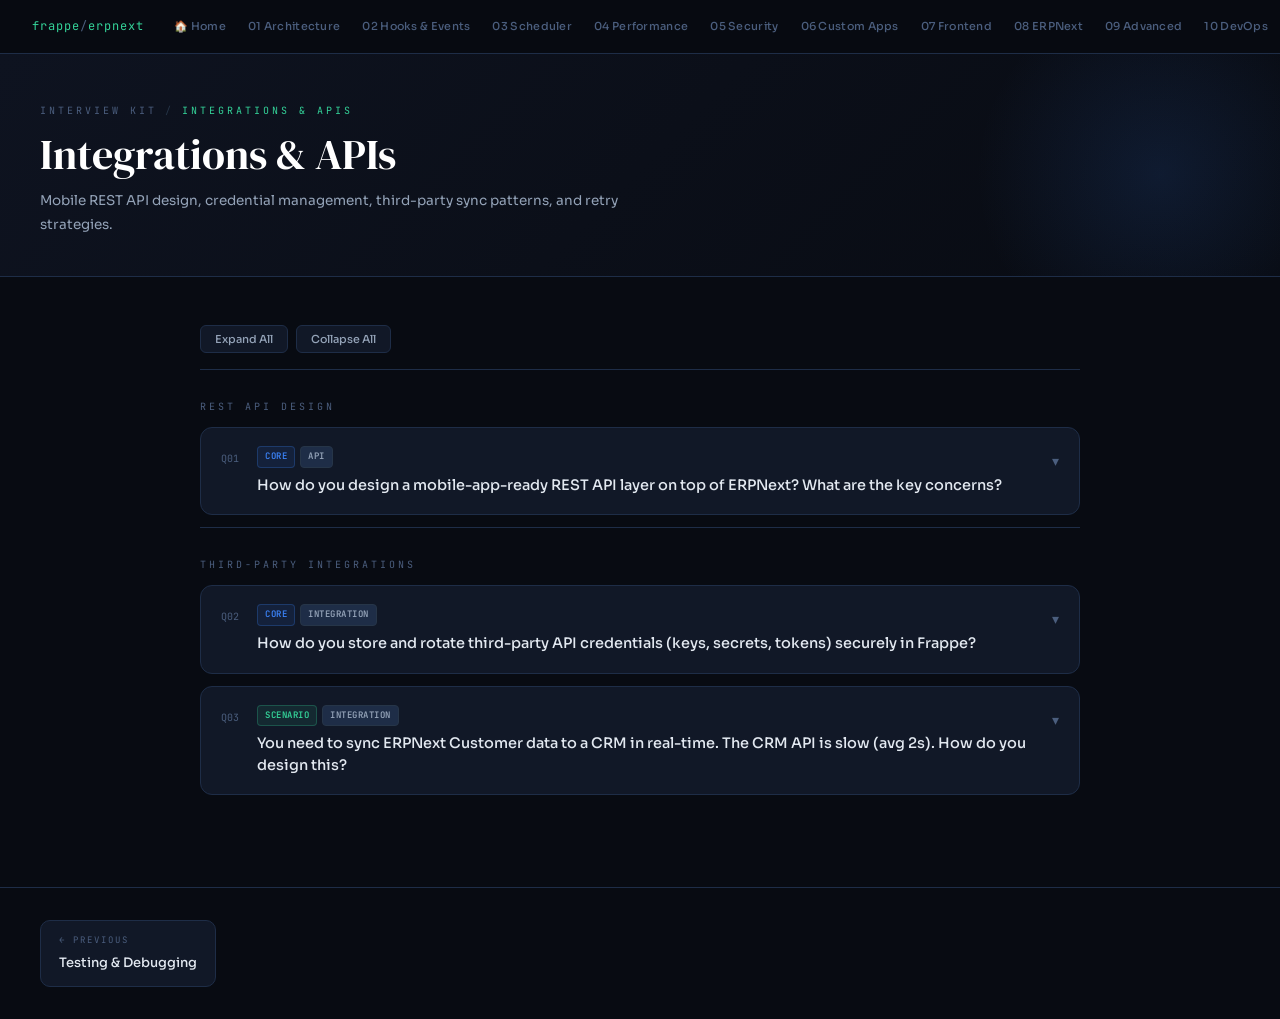
<file: 12-integrations-api.html>
<!DOCTYPE html>
<html lang="en">
<head>
<meta charset="UTF-8">
<meta name="viewport" content="width=device-width,initial-scale=1.0">
<title>Integrations & APIs — Frappe/ERPNext Interview Kit</title>
<style>/* SHARED STYLES — inlined into every page */
@import url('https://fonts.googleapis.com/css2?family=DM+Serif+Display:ital@0;1&family=JetBrains+Mono:wght@400;600&family=Sora:wght@300;400;500;600&display=swap');

:root {
  --bg: #080b12;
  --surface: #0e1320;
  --card: #111827;
  --card-hover: #141d30;
  --border: #1e2d47;
  --border2: #263548;
  --accent: #3b82f6;
  --accent-glow: #3b82f620;
  --green: #34d399;
  --green-glow: #34d39920;
  --orange: #f59e0b;
  --orange-glow: #f59e0b20;
  --red: #f87171;
  --text: #e2e8f0;
  --text2: #94a3b8;
  --muted: #4b5e7e;
  --mono: 'JetBrains Mono', monospace;
  --serif: 'DM Serif Display', serif;
  --sans: 'Sora', sans-serif;
}

*, *::before, *::after { box-sizing: border-box; margin: 0; padding: 0; }

html { scroll-behavior: smooth; }

body {
  background: var(--bg);
  color: var(--text);
  font-family: var(--sans);
  font-size: 14px;
  line-height: 1.7;
  min-height: 100vh;
}

/* TOPBAR NAV */
.topbar {
  position: sticky; top: 0; z-index: 200;
  background: rgba(8,11,18,0.92);
  backdrop-filter: blur(16px);
  border-bottom: 1px solid var(--border);
  padding: 0 32px;
  height: 54px;
  display: flex;
  align-items: center;
  gap: 0;
  justify-content: space-between;
}
.topbar-left { display: flex; align-items: center; gap: 20px; }
.topbar-logo {
  font-family: var(--mono);
  font-size: 12px;
  color: var(--green);
  text-decoration: none;
  letter-spacing: 1px;
  white-space: nowrap;
}
.topbar-logo span { color: var(--muted); }
.topbar-nav {
  display: flex;
  gap: 2px;
  overflow-x: auto;
  scrollbar-width: none;
}
.topbar-nav::-webkit-scrollbar { display: none; }
.nav-link {
  color: var(--muted);
  text-decoration: none;
  font-size: 11px;
  font-weight: 500;
  padding: 5px 10px;
  border-radius: 5px;
  white-space: nowrap;
  transition: all 0.15s;
  letter-spacing: 0.3px;
}
.nav-link:hover { color: var(--text); background: var(--surface); }
.nav-link.active { color: var(--accent); background: var(--accent-glow); }

/* PAGE HERO */
.page-hero {
  padding: 48px 40px 40px;
  border-bottom: 1px solid var(--border);
  background: linear-gradient(135deg, var(--surface) 0%, var(--bg) 100%);
  position: relative;
  overflow: hidden;
}
.page-hero::before {
  content: '';
  position: absolute;
  top: -80px; right: -80px;
  width: 400px; height: 400px;
  background: radial-gradient(circle, var(--accent-glow) 0%, transparent 65%);
  pointer-events: none;
}
.hero-eyebrow {
  font-family: var(--mono);
  font-size: 10px;
  letter-spacing: 3px;
  text-transform: uppercase;
  color: var(--green);
  margin-bottom: 12px;
}
.hero-eyebrow a {
  color: var(--muted);
  text-decoration: none;
  transition: color 0.15s;
}
.hero-eyebrow a:hover { color: var(--text); }
.hero-eyebrow .sep { margin: 0 8px; color: var(--border2); }
.page-title {
  font-family: var(--serif);
  font-size: clamp(26px, 4vw, 42px);
  color: #fff;
  line-height: 1.1;
  margin-bottom: 12px;
}
.page-title em { color: var(--accent); font-style: italic; }
.page-desc {
  color: var(--text2);
  max-width: 600px;
  font-size: 13.5px;
  line-height: 1.75;
}
.hero-stats {
  display: flex;
  gap: 20px;
  margin-top: 24px;
  flex-wrap: wrap;
}
.stat-pill {
  background: var(--card);
  border: 1px solid var(--border);
  border-radius: 8px;
  padding: 8px 14px;
  font-family: var(--mono);
  font-size: 11px;
  color: var(--text2);
}
.stat-pill b { color: var(--text); font-size: 16px; display: block; }

/* MAIN CONTENT AREA */
.content { max-width: 960px; margin: 0 auto; padding: 32px 40px 80px; }

/* SECTION HEADING */
.section-label {
  font-family: var(--mono);
  font-size: 10px;
  letter-spacing: 3px;
  text-transform: uppercase;
  color: var(--muted);
  padding: 28px 0 12px;
  border-top: 1px solid var(--border);
  margin-top: 12px;
}
.section-label:first-child { border-top: none; padding-top: 0; }

/* Q&A CARD */
.qa-card {
  background: var(--card);
  border: 1px solid var(--border);
  border-radius: 12px;
  margin-bottom: 12px;
  overflow: hidden;
  transition: border-color 0.2s;
}
.qa-card:hover { border-color: var(--border2); }

.qa-header {
  padding: 18px 20px;
  cursor: pointer;
  display: flex;
  align-items: flex-start;
  gap: 14px;
  user-select: none;
  -webkit-tap-highlight-color: transparent;
}
.qa-num {
  font-family: var(--mono);
  font-size: 10px;
  color: var(--muted);
  padding-top: 4px;
  min-width: 22px;
}
.qa-meta { flex: 1; }
.qa-tags {
  display: flex;
  gap: 5px;
  flex-wrap: wrap;
  margin-bottom: 7px;
}
.tag {
  font-family: var(--mono);
  font-size: 9px;
  letter-spacing: 0.5px;
  font-weight: 600;
  padding: 2px 7px;
  border-radius: 4px;
  text-transform: uppercase;
}
.tag-q { background: #3b82f618; border: 1px solid #3b82f640; color: var(--accent); }
.tag-scenario { background: #34d39918; border: 1px solid #34d39940; color: var(--green); }
.tag-perf { background: #f59e0b18; border: 1px solid #f59e0b40; color: var(--orange); }
.tag-warn { background: #f8717118; border: 1px solid #f8717140; color: var(--red); }
.tag-topic {
  background: #1e2d47;
  border: 1px solid var(--border2);
  color: var(--text2);
}

.qa-question {
  font-size: 14.5px;
  font-weight: 500;
  color: var(--text);
  line-height: 1.5;
}
.qa-question code {
  font-family: var(--mono);
  background: var(--surface);
  color: var(--orange);
  padding: 1px 5px;
  border-radius: 3px;
  font-size: 12.5px;
}
.qa-chevron {
  color: var(--muted);
  font-size: 14px;
  transition: transform 0.25s;
  padding-top: 4px;
  flex-shrink: 0;
}
.qa-card.open .qa-chevron { transform: rotate(180deg); }

.qa-body {
  display: none;
  padding: 0 20px 20px 56px;
  border-top: 1px solid var(--border);
}
.qa-card.open .qa-body { display: block; }

.ans-label {
  font-family: var(--mono);
  font-size: 9px;
  letter-spacing: 2.5px;
  text-transform: uppercase;
  color: var(--green);
  margin: 14px 0 10px;
}

.ans {
  color: #b0bcd4;
  font-size: 13.5px;
  line-height: 1.85;
}
.ans p { margin-bottom: 9px; }
.ans p:last-child { margin-bottom: 0; }
.ans strong { color: var(--text); font-weight: 600; }
.ans em { color: var(--orange); font-style: normal; }

.ans code {
  font-family: var(--mono);
  background: #0a0f1c;
  border: 1px solid var(--border);
  color: var(--orange);
  padding: 1px 5px;
  border-radius: 3px;
  font-size: 12px;
}

pre.codeblock {
  font-family: var(--mono);
  background: #060a12;
  border: 1px solid var(--border);
  border-left: 3px solid var(--accent);
  border-radius: 8px;
  padding: 14px 16px;
  font-size: 12px;
  line-height: 1.75;
  color: #8fa8cc;
  overflow-x: auto;
  margin: 12px 0;
  white-space: pre;
}
pre.codeblock .kw { color: #60a5fa; }
pre.codeblock .fn { color: #a78bfa; }
pre.codeblock .str { color: #34d399; }
pre.codeblock .cm { color: #3d5273; font-style: italic; }
pre.codeblock .num { color: var(--orange); }

.tip {
  background: #34d39910;
  border: 1px solid #34d39928;
  border-radius: 8px;
  padding: 11px 14px;
  margin-top: 12px;
  font-size: 13px;
  color: #a7f3d0;
}
.tip::before { content: '💡 '; }

.warn {
  background: #f8717110;
  border: 1px solid #f8717130;
  border-radius: 8px;
  padding: 11px 14px;
  margin-top: 12px;
  font-size: 13px;
  color: #fca5a5;
}
.warn::before { content: '⚠️ '; }

/* EXPAND ALL TOOLBAR */
.toolbar {
  display: flex;
  gap: 8px;
  padding: 16px 0 4px;
  flex-wrap: wrap;
}
.tb-btn {
  background: var(--card);
  border: 1px solid var(--border);
  color: var(--text2);
  padding: 6px 14px;
  border-radius: 6px;
  font-size: 11px;
  font-family: var(--sans);
  cursor: pointer;
  transition: all 0.15s;
  font-weight: 500;
}
.tb-btn:hover { border-color: var(--accent); color: var(--accent); }

/* FOOTER NAV */
.page-footer {
  border-top: 1px solid var(--border);
  padding: 32px 40px;
  display: flex;
  justify-content: space-between;
  gap: 16px;
  flex-wrap: wrap;
}
.footer-nav-btn {
  display: flex;
  flex-direction: column;
  gap: 3px;
  text-decoration: none;
  padding: 12px 18px;
  border: 1px solid var(--border);
  border-radius: 10px;
  background: var(--card);
  transition: all 0.15s;
  min-width: 160px;
}
.footer-nav-btn:hover { border-color: var(--accent); background: var(--card-hover); }
.footer-nav-btn .fnb-dir {
  font-family: var(--mono);
  font-size: 9px;
  letter-spacing: 2px;
  text-transform: uppercase;
  color: var(--muted);
}
.footer-nav-btn .fnb-title {
  font-size: 13px;
  font-weight: 500;
  color: var(--text);
}
.footer-nav-btn.next { text-align: right; }

@media (max-width: 640px) {
  .topbar { padding: 0 16px; }
  .page-hero, .content, .page-footer { padding-left: 18px; padding-right: 18px; }
  .qa-body { padding-left: 18px; }
  .topbar-nav { display: none; }
}
</style>
</head>
<body>
<nav class="topbar">
  <div class="topbar-left">
    <a class="topbar-logo" href="index.html">frappe<span>/</span>erpnext</a>
    <div class="topbar-nav"><a href="index.html" class="nav-link">🏠 Home</a>
<a href="01-architecture.html" class="nav-link">01 Architecture</a>
<a href="02-hooks-events.html" class="nav-link">02 Hooks & Events</a>
<a href="03-scheduler-workers.html" class="nav-link">03 Scheduler</a>
<a href="04-performance-db.html" class="nav-link">04 Performance</a>
<a href="05-security-permissions.html" class="nav-link">05 Security</a>
<a href="06-custom-apps-design.html" class="nav-link">06 Custom Apps</a>
<a href="07-frontend-client-scripts.html" class="nav-link">07 Frontend</a>
<a href="08-erpnext-domain.html" class="nav-link">08 ERPNext</a>
<a href="09-advanced.html" class="nav-link">09 Advanced</a>
<a href="10-deployment-devops.html" class="nav-link">10 DevOps</a>
<a href="11-testing-debugging.html" class="nav-link">11 Testing</a>
<a href="12-integrations-api.html" class="nav-link active">12 Integrations</a>
</div>
  </div>
</nav>
<div class="page-hero">
  <div class="hero-eyebrow"><a href="index.html">Interview Kit</a><span class="sep">/</span>Integrations & APIs</div>
  <div class="page-title">Integrations & APIs</div>
  <p class="page-desc">Mobile REST API design, credential management, third-party sync patterns, and retry strategies.</p>
</div>
<div class="content">
<div class="toolbar">
  <button class="tb-btn" onclick="document.querySelectorAll('.qa-card').forEach(c=>c.classList.add('open'))">Expand All</button>
  <button class="tb-btn" onclick="document.querySelectorAll('.qa-card').forEach(c=>c.classList.remove('open'))">Collapse All</button>
</div>
<div class="section-label">REST API Design</div><div class="qa-card">
  <div class="qa-header" onclick="t(this)">
    <div class="qa-num">Q01</div>
    <div class="qa-meta">
      <div class="qa-tags"><span class="tag tag-q">CORE</span><span class="tag tag-topic">API</span></div>
      <div class="qa-question">How do you design a mobile-app-ready REST API layer on top of ERPNext? What are the key concerns?</div>
    </div>
    <div class="qa-chevron">▾</div>
  </div>
  <div class="qa-body">
    <div class="ans-label">Answer</div>
    <div class="ans"><p><strong>Architecture decisions:</strong></p><p>1. <strong>Auth:</strong> Use Frappe's API key + secret token auth — <code>Authorization: token api_key:api_secret</code>. One key per mobile user. Never use session cookies from mobile apps.</p><p>2. <strong>Purpose-built endpoints:</strong> Don't expose raw <code>frappe.get_list()</code> — build thin whitelisted methods returning only needed fields:</p><pre class="codeblock">@frappe.whitelist()
def get_my_dashboard():
    """Mobile dashboard — returns minimal payload"""
    user = frappe.session.user
    return {
        "pending_orders": frappe.db.count("Sales Order", {
            "owner": user, "status": "Draft"
        }),
        "today_collections": get_today_collection(user),
        "unread_notifications": frappe.db.count("Notification Log", {
            "for_user": user, "read": 0
        })
    }</pre><p>3. <strong>Pagination:</strong> All list endpoints must support <code>limit</code> + <code>start</code> or cursor-based pagination. Never return unbounded lists to mobile.</p><p>4. <strong>Versioning:</strong> Prefix all custom endpoints: <code>myapp.api.v1.get_dashboard</code> — makes breaking-change management tractable across mobile app versions.</p><p>5. <strong>Rate limiting:</strong> Add Nginx rate limiting per API key. Frappe has no built-in rate limiting.</p><pre class="codeblock"># nginx.conf — rate limit by API key header
limit_req_zone $http_authorization zone=api_limit:10m rate=30r/m;

location /api/ {
    limit_req zone=api_limit burst=10 nodelay;
    proxy_pass http://frappe_app;
}</pre></div>
  </div>
</div><div class="section-label">Third-Party Integrations</div><div class="qa-card">
  <div class="qa-header" onclick="t(this)">
    <div class="qa-num">Q02</div>
    <div class="qa-meta">
      <div class="qa-tags"><span class="tag tag-q">CORE</span><span class="tag tag-topic">INTEGRATION</span></div>
      <div class="qa-question">How do you store and rotate third-party API credentials (keys, secrets, tokens) securely in Frappe?</div>
    </div>
    <div class="qa-chevron">▾</div>
  </div>
  <div class="qa-body">
    <div class="ans-label">Answer</div>
    <div class="ans"><p><strong>Options (ranked by security:)</strong></p><p>1. <strong>site_config.json</strong> — stored on disk outside the DB. Not editable by UI users. Best for infrastructure credentials:</p><pre class="codeblock"># site_config.json
{
  "payment_gateway_secret": "sk_live_xxxx",
  "whatsapp_token": "EAAxxxxxxx"
}

# Access in code:
secret = frappe.conf.payment_gateway_secret</pre><p>2. <strong>Custom Single DocType</strong> with password fields — editable via UI by admins. Fields of type Password are stored encrypted in DB:</p><pre class="codeblock"># DocType: Integration Settings (issingle: 1)
# Field: api_key (fieldtype: Password)

# Reading:
settings = frappe.get_single("Integration Settings")
key = settings.get_password("api_key")  # decrypts automatically</pre><p>3. <strong>Environment variables</strong> — best for containerized/cloud deployments. Access via <code>os.environ.get()</code></p><p><strong>Rotation strategy:</strong> Store current + previous credential. During rotation window, try current first, fall back to previous. Eliminates downtime during key rotation.</p><div class="warn">Never hardcode credentials in Python files or commit them to git. Use frappe.conf or encrypted Password fields always.</div></div>
  </div>
</div><div class="qa-card">
  <div class="qa-header" onclick="t(this)">
    <div class="qa-num">Q03</div>
    <div class="qa-meta">
      <div class="qa-tags"><span class="tag tag-scenario">SCENARIO</span><span class="tag tag-topic">INTEGRATION</span></div>
      <div class="qa-question">You need to sync ERPNext Customer data to a CRM in real-time. The CRM API is slow (avg 2s). How do you design this?</div>
    </div>
    <div class="qa-chevron">▾</div>
  </div>
  <div class="qa-body">
    <div class="ans-label">Answer</div>
    <div class="ans"><p><strong>Wrong approach:</strong> Calling CRM API directly inside <code>after_insert</code> / <code>on_update</code> hooks — this blocks the web request for 2 seconds and fails if CRM is down.</p><p><strong>Correct approach — async event-driven sync:</strong></p><pre class="codeblock"># hooks.py
doc_events = {
    "Customer": {
        "after_insert": "myapp.crm_sync.queue_sync",
        "on_update": "myapp.crm_sync.queue_sync"
    }
}

# myapp/crm_sync.py
def queue_sync(doc, method):
    """Called in web request — must return fast"""
    frappe.enqueue(
        "myapp.crm_sync.push_to_crm",
        customer_name=doc.name,
        queue="default",
        timeout=60,
        # Deduplicate: don't queue if already queued
        job_name=f"crm_sync_{doc.name}"
    )

def push_to_crm(customer_name):
    """Runs in background worker — can be slow"""
    customer = frappe.get_doc("Customer", customer_name)
    payload = build_crm_payload(customer)
    
    for attempt in range(3):  # retry up to 3 times
        try:
            response = call_crm_api(payload)
            if response.status_code == 200:
                customer.db_set("crm_synced", 1)
                return
        except Exception:
            if attempt == 2:
                frappe.log_error(frappe.get_traceback(),
                                  f"CRM sync failed: {customer_name}")
            time.sleep(2 ** attempt)  # exponential backoff</pre><div class="tip">Use job_name parameter in frappe.enqueue() for deduplication — if the same customer is updated 5 times quickly, only one sync job runs.</div></div>
  </div>
</div>
</div>
<div class="page-footer"><a href="11-testing-debugging.html" class="footer-nav-btn"><span class="fnb-dir">← Previous</span><span class="fnb-title">Testing & Debugging</span></a></div>
<script>
function t(h){h.closest('.qa-card').classList.toggle('open');}
</script>
</body>
</html>
</file>
